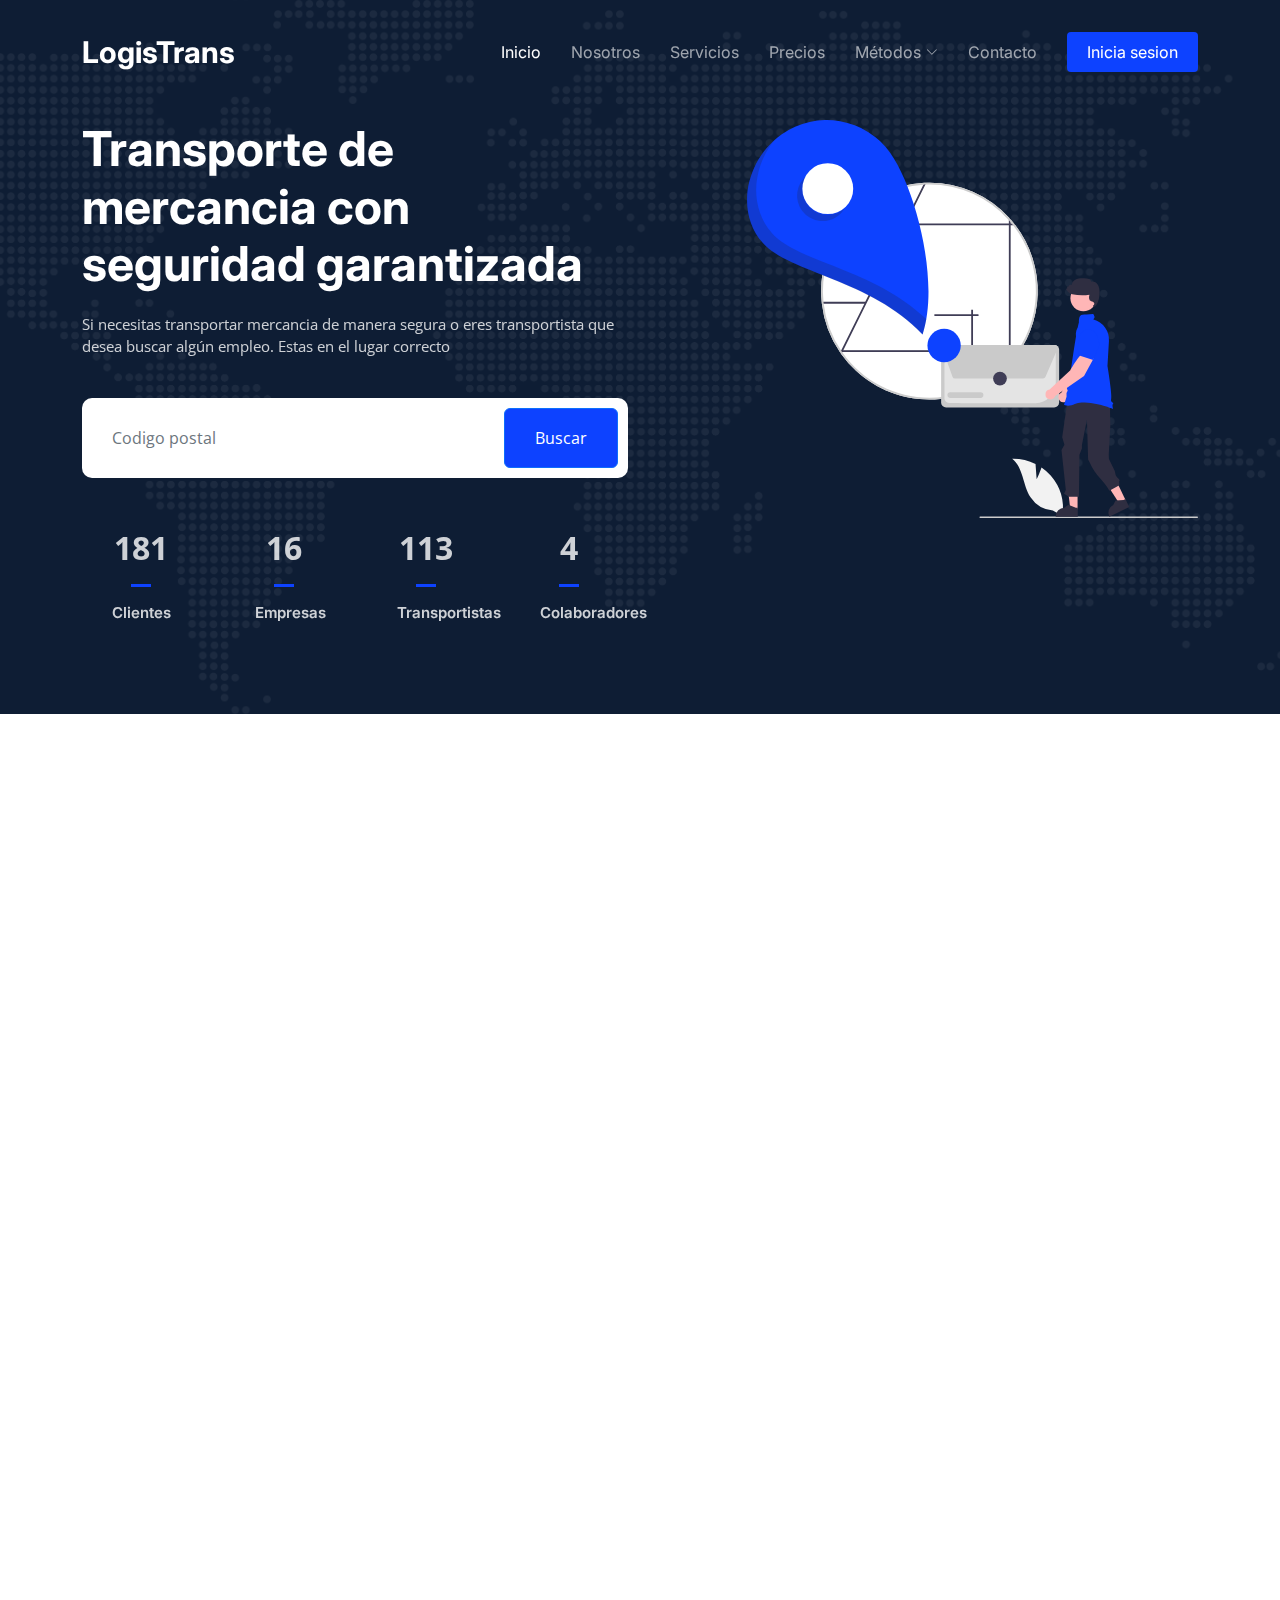
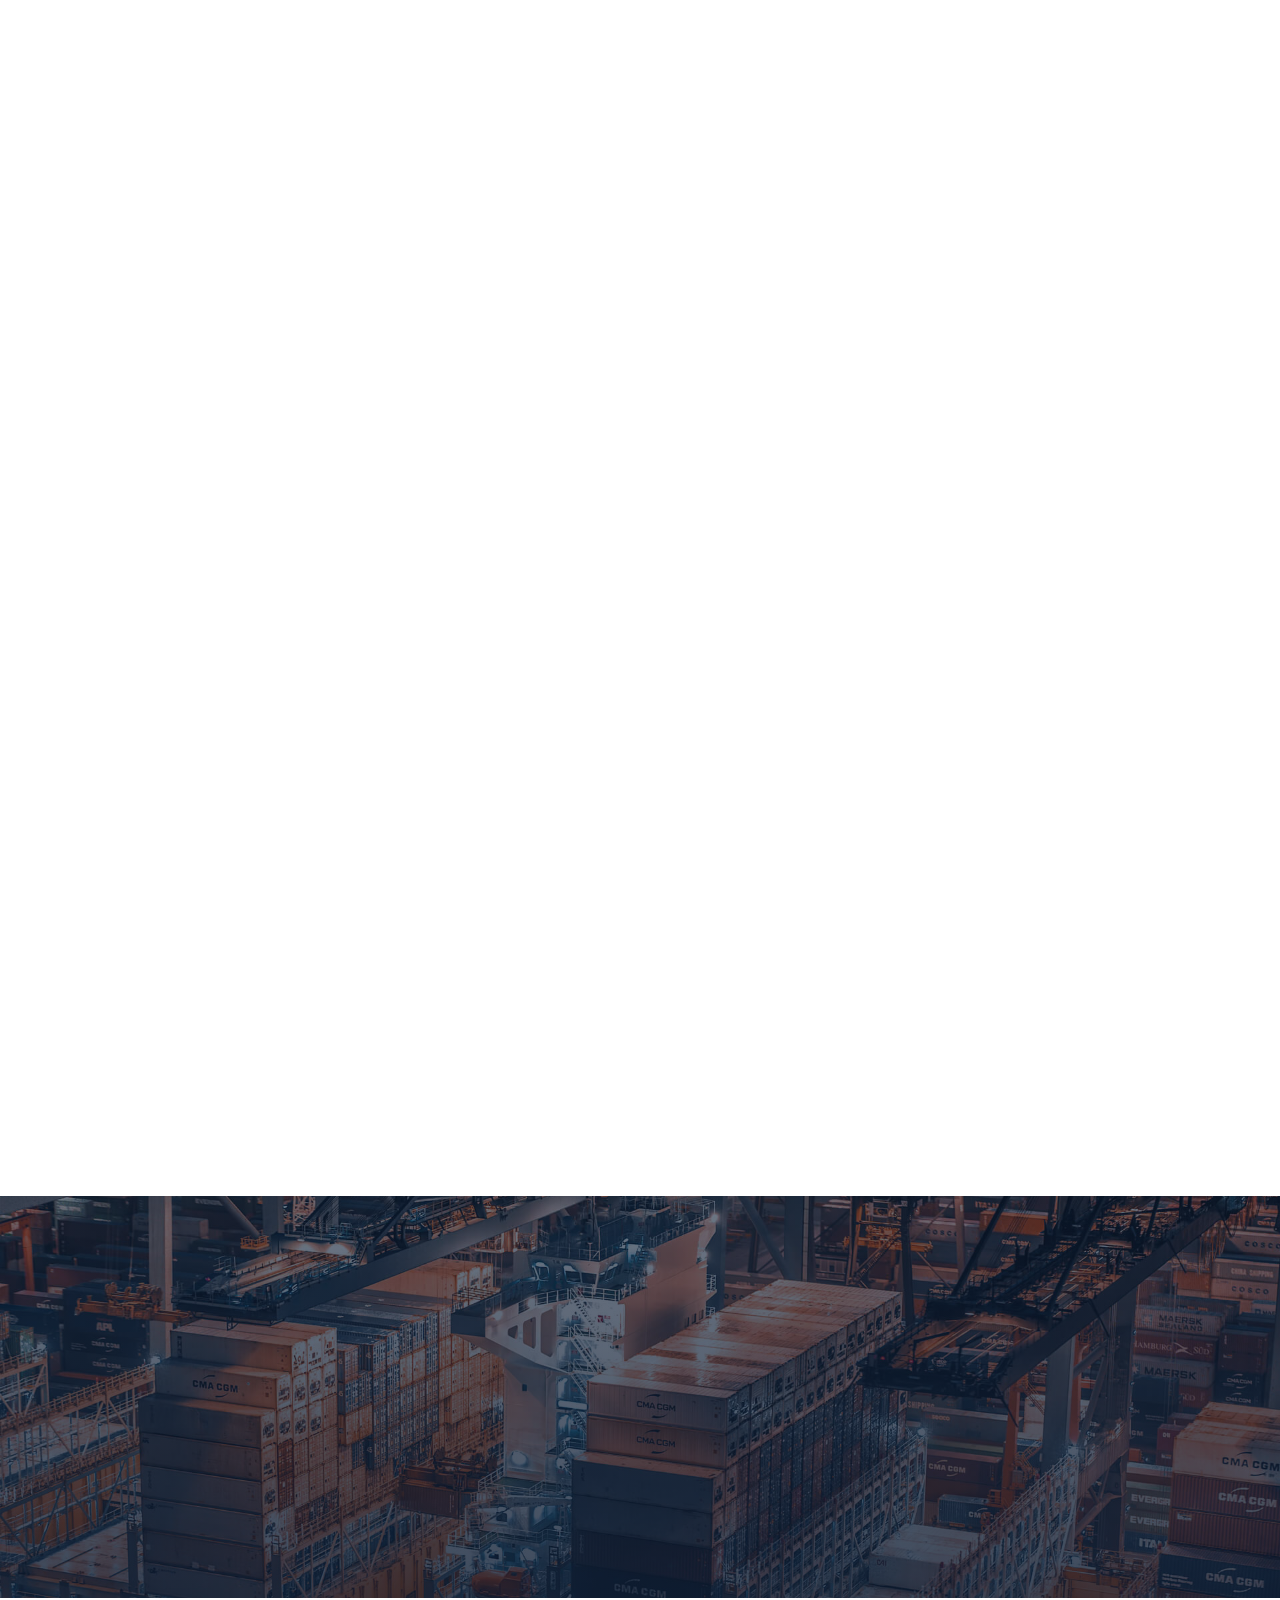
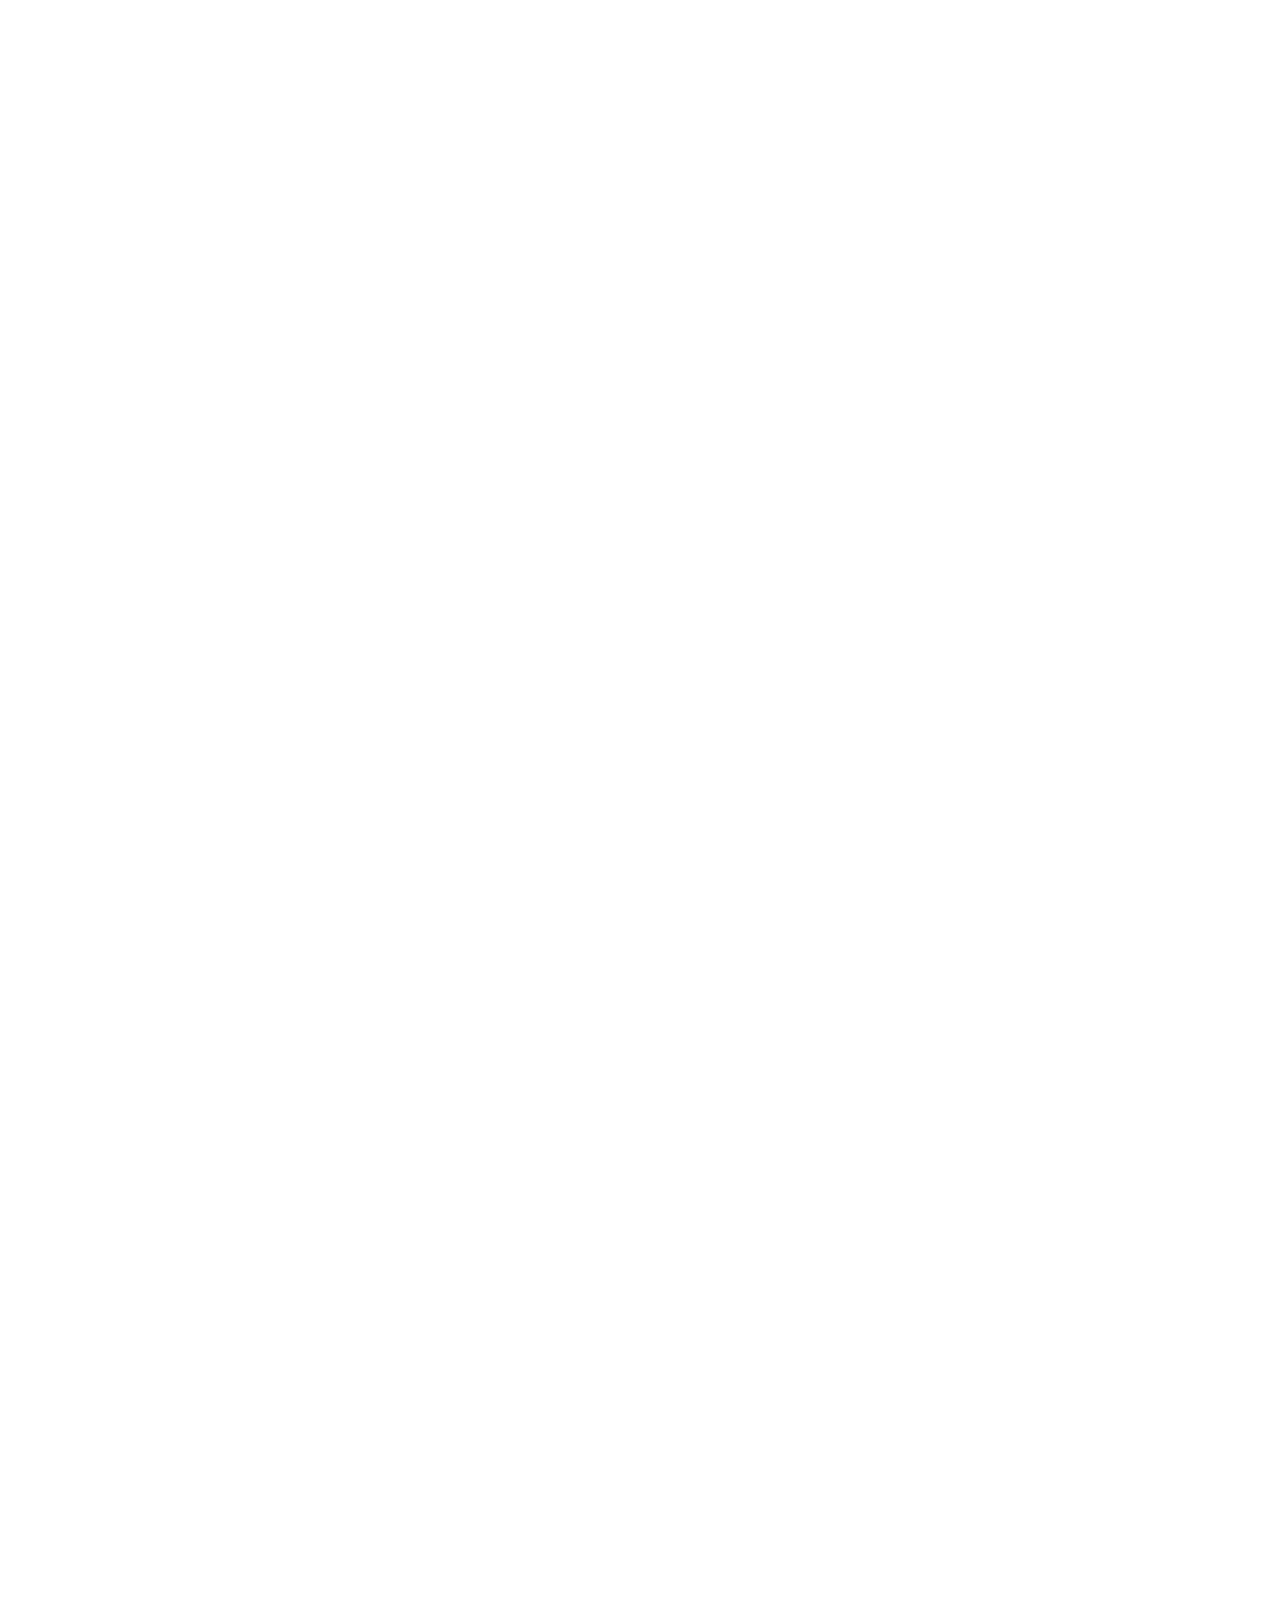
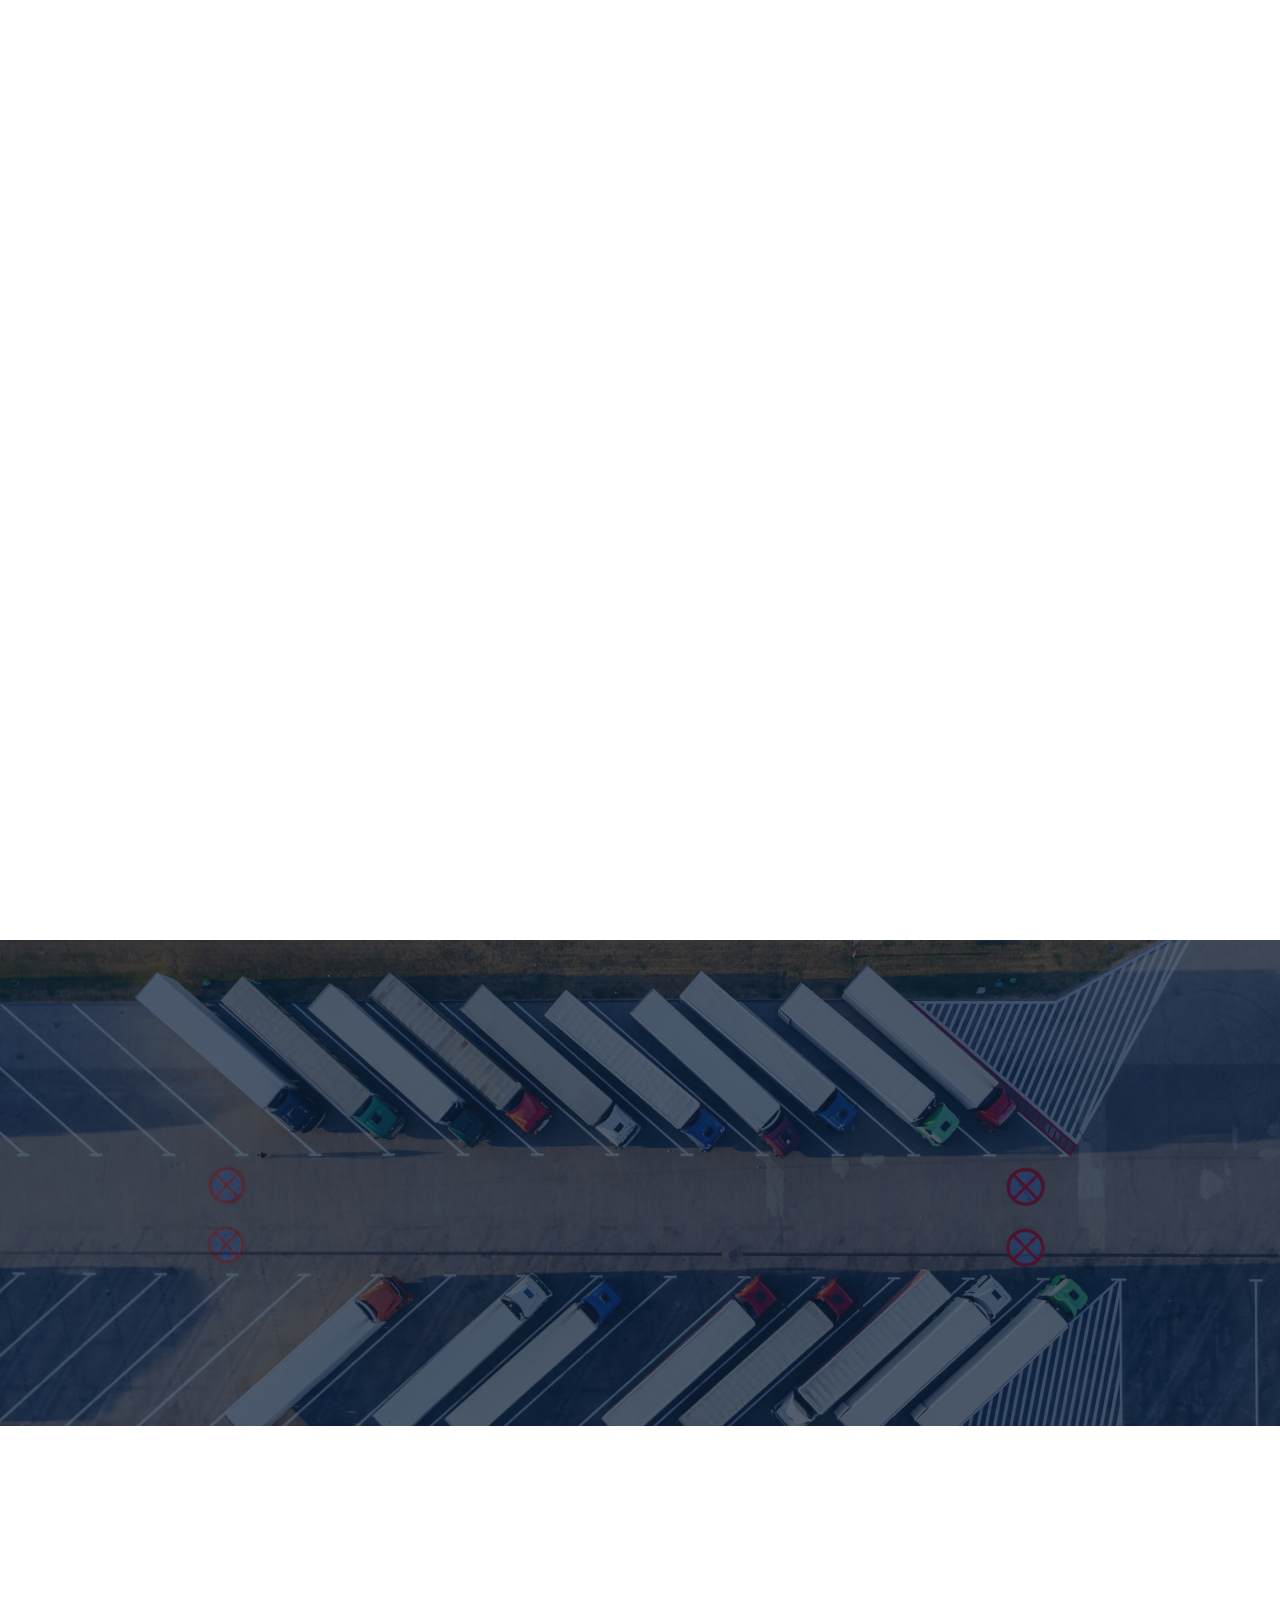
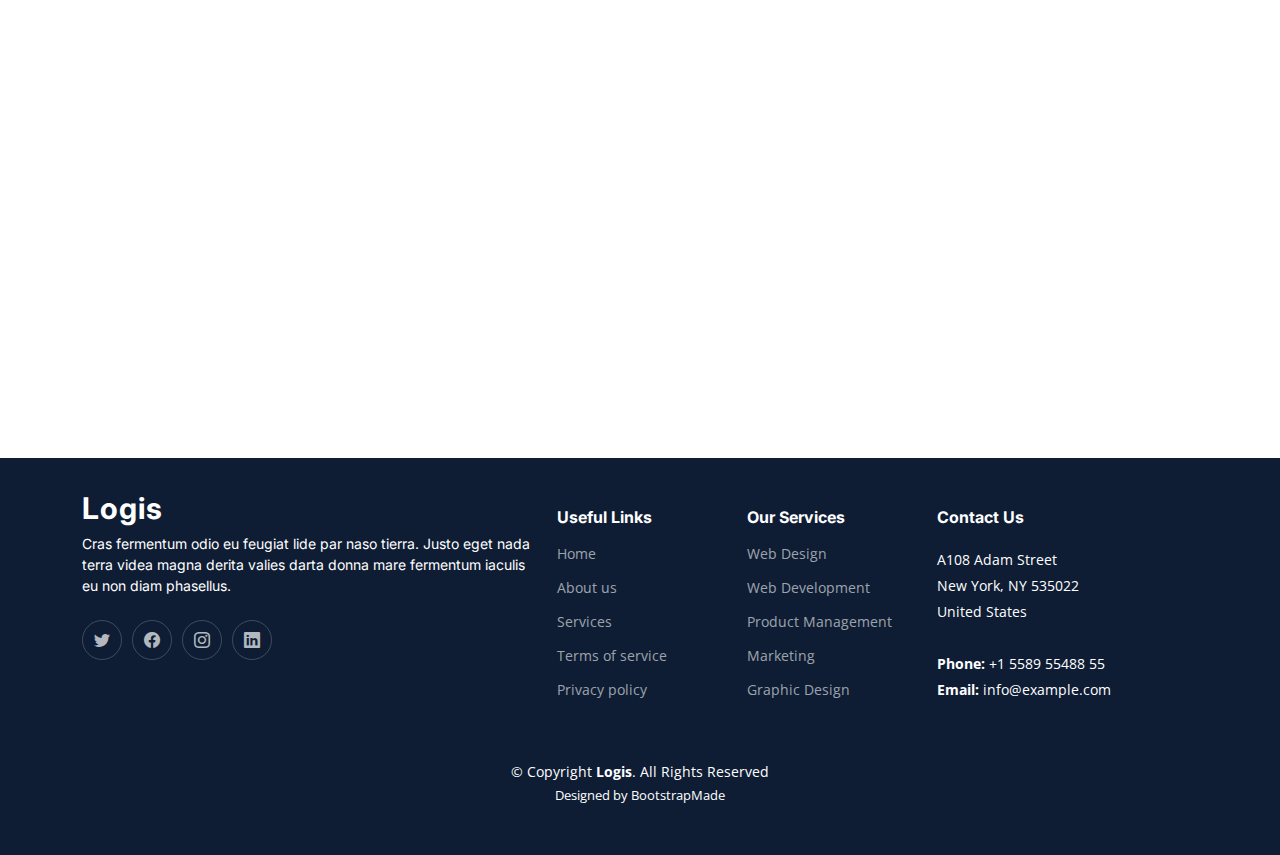
<file: index.html>
<!DOCTYPE html>
<html lang="es">

<head>
  <meta charset="utf-8">
  <meta content="width=device-width, initial-scale=1.0" name="viewport">

  <title>LogisTrans un transporte seguro</title>
  <meta content="" name="description">
  <meta content="" name="keywords">

  <!-- Favicons -->
  <link href="assets/img/favicon.png" rel="icon">
  <link href="assets/img/apple-touch-icon.png" rel="apple-touch-icon">

  <!-- Google Fonts -->
  <link rel="preconnect" href="https://fonts.googleapis.com">
  <link rel="preconnect" href="https://fonts.gstatic.com" crossorigin>
  <link href="https://fonts.googleapis.com/css2?family=Open+Sans:ital,wght@0,300;0,400;0,500;0,600;0,700;1,300;1,400;1,600;1,700&family=Poppins:ital,wght@0,300;0,400;0,500;0,600;0,700;1,300;1,400;1,500;1,600;1,700&family=Inter:ital,wght@0,300;0,400;0,500;0,600;0,700;1,300;1,400;1,500;1,600;1,700&display=swap" rel="stylesheet">

  <!-- Vendor CSS Files -->
  <link href="assets/vendor/bootstrap/css/bootstrap.min.css" rel="stylesheet">
  <link href="assets/vendor/bootstrap-icons/bootstrap-icons.css" rel="stylesheet">
  <link href="assets/vendor/fontawesome-free/css/all.min.css" rel="stylesheet">
  <link href="assets/vendor/glightbox/css/glightbox.min.css" rel="stylesheet">
  <link href="assets/vendor/swiper/swiper-bundle.min.css" rel="stylesheet">
  <link href="assets/vendor/aos/aos.css" rel="stylesheet">

  <!-- Template Main CSS File -->
  <link href="assets/css/main.css" rel="stylesheet">

  <!-- =======================================================
  * Template Name: Logis - v1.1.0
  * Template URL: https://bootstrapmade.com/logis-bootstrap-logistics-website-template/
  * Author: BootstrapMade.com
  * License: https://bootstrapmade.com/license/
  ======================================================== -->
</head>

<body>

  <!-- ======= Header ======= -->
  <header id="header" class="header d-flex align-items-center fixed-top">
    <div class="container-fluid container-xl d-flex align-items-center justify-content-between">

      <a href="index.html" class="logo d-flex align-items-center">
        <!-- Uncomment the line below if you also wish to use an image logo -->
        <!-- <img src="assets/img/logo.png" alt=""> -->
        <h1>LogisTrans</h1>
      </a>

      <i class="mobile-nav-toggle mobile-nav-show bi bi-list"></i>
      <i class="mobile-nav-toggle mobile-nav-hide d-none bi bi-x"></i>
      <nav id="navbar" class="navbar">
        <ul>
          <li><a href="index.html" class="active">Inicio</a></li>
          <li><a href="about.html">Nosotros</a></li>
          <li><a href="services.html">Servicios</a></li>
          <li><a href="pricing.html">Precios</a></li>
          <li class="dropdown"><a href="#"><span>Métodos</span> <i class="bi bi-chevron-down dropdown-indicator"></i></a>
            <ul>
              <li><a href="#">Drop Down 1</a></li>
              <!--              <li class="dropdown"><a href="#"><span>Deep Drop Down</span> <i class="bi bi-chevron-down dropdown-indicator"></i></a> 
                <ul>
                  <li><a href="#">Deep Drop Down 1</a></li>
                  <li><a href="#">Deep Drop Down 2</a></li>
                  <li><a href="#">Deep Drop Down 3</a></li>
                  <li><a href="#">Deep Drop Down 4</a></li>
                  <li><a href="#">Deep Drop Down 5</a></li>
                </ul> -->
              </li>
              <li><a href="#">Solicitar Transportista</a></li>
              <li><a href="#">Solicitar Mercancia</a></li>
              
            </ul>
          </li>
          <li><a href="contact.html">Contacto</a></li>
          <li><a class="get-a-quote" href="get-a-quote.html">Inicia sesion</a></li>
        </ul>
      </nav><!-- .navbar -->

    </div>
  </header><!-- End Header -->
  <!-- End Header -->

  <!-- ======= Hero Section ======= -->
  <section id="hero" class="hero d-flex align-items-center">
    <div class="container">
      <div class="row gy-4 d-flex justify-content-between">
        <div class="col-lg-6 order-2 order-lg-1 d-flex flex-column justify-content-center">
          <h2 data-aos="fade-up">Transporte de mercancia con seguridad garantizada</h2>
          <p data-aos="fade-up" data-aos-delay="100">Si necesitas transportar mercancia de manera segura o eres transportista que desea buscar algún empleo. Estas en el lugar correcto</p>

          <form action="#" class="form-search d-flex align-items-stretch mb-3" data-aos="fade-up" data-aos-delay="200">
            <input type="text" class="form-control" placeholder="Codigo postal">
            <button type="submit" class="btn btn-primary">Buscar</button>
          </form>

          <div class="row gy-4" data-aos="fade-up" data-aos-delay="400">

            <div class="col-lg-3 col-6">
              <div class="stats-item text-center w-100 h-100">
                <span data-purecounter-start="0" data-purecounter-end="232" data-purecounter-duration="1" class="purecounter"></span>
                <p>Clientes</p>
              </div>
            </div><!-- End Stats Item -->

            <div class="col-lg-3 col-6">
              <div class="stats-item text-center w-100 h-100">
                <span data-purecounter-start="0" data-purecounter-end="21" data-purecounter-duration="1" class="purecounter"></span>
                <p>Empresas</p>
              </div>
            </div><!-- End Stats Item -->

            <div class="col-lg-3 col-6">
              <div class="stats-item text-center w-100 h-100">
                <span data-purecounter-start="0" data-purecounter-end="145" data-purecounter-duration="1" class="purecounter"></span>
                <p>Transportistas</p>
              </div>
            </div><!-- End Stats Item -->

            <div class="col-lg-3 col-6">
              <div class="stats-item text-center w-100 h-100">
                <span data-purecounter-start="0" data-purecounter-end="5" data-purecounter-duration="1" class="purecounter"></span>
                <p>Colaboradores</p>
              </div>
            </div><!-- End Stats Item -->

          </div>
        </div>

        <div class="col-lg-5 order-1 order-lg-2 hero-img" data-aos="zoom-out">
          <img src="assets/img/hero-img.svg" class="img-fluid mb-3 mb-lg-0" alt="">
        </div>

      </div>
    </div>
  </section><!-- End Hero Section -->

  <main id="main">

    <!-- ======= Featured Services Section ======= -->
    <section id="featured-services" class="featured-services">
      <div class="container">

        <div class="row gy-4">

          <div class="col-lg-4 col-md-6 service-item d-flex" data-aos="fade-up">
            <div class="icon flex-shrink-0"><i class="fa-solid fa-cart-flatbed"></i></div>
            <div>
              <h4 class="title">Transporte</h4>
              <p class="description">Transportar mercancia en toda la republica mexicana de manera segura nunca fue tan facil.</p>
              <a href="service-details.html" class="readmore stretched-link"><span>Leer más</span><i class="bi bi-arrow-right"></i></a>
            </div>
          </div>
          <!-- End Service Item -->

          <div class="col-lg-4 col-md-6 service-item d-flex" data-aos="fade-up" data-aos-delay="100">
            <div class="icon flex-shrink-0"><i class="fa-solid fa-truck"></i></div>
            <div>
              <h4 class="title">¿Eres transportista?</h4>
              <p class="description">Puedes buscar un empleo temporal para llevar mercancia a algún lugar dentro de méxico</p>
              <a href="service-details.html" class="readmore stretched-link"><span>Leer más</span><i class="bi bi-arrow-right"></i></a>
            </div>
          </div><!-- End Service Item -->

          <div class="col-lg-4 col-md-6 service-item d-flex" data-aos="fade-up" data-aos-delay="200">
            <div class="icon flex-shrink-0"><i class="fa-solid fa-truck-ramp-box"></i></div>
            <div>
              <h4 class="title">Empresas</h4>
              <p class="description">Las empresas asociadas pueden publicar empleos para transportar mercancia de manera confiable y cotidianamente.</p>
              <a href="service-details.html" class="readmore stretched-link"><span>Leer más</span><i class="bi bi-arrow-right"></i></a>
            </div>
          </div><!-- End Service Item -->

        </div>

      </div>
    </section><!-- End Featured Services Section -->

    <!-- ======= About Us Section ======= -->
    <section id="about" class="about pt-0">
      <div class="container" data-aos="fade-up">

        <div class="row gy-4">
          <div class="col-lg-6 position-relative align-self-start order-lg-last order-first">
            <img src="assets/img/about.jpg" class="img-fluid" alt="">
            <a href="https://www.youtube.com/watch?v=LXb3EKWsInQ" class="glightbox play-btn"></a>
          </div>
          <div class="col-lg-6 content order-last  order-lg-first">
            <h3>Nosotros</h3>
            <p>
              Somos una empresa que tiene como objetivo principal transportar mercancia de manera segura, rapida y confiable a todo el territorio mexicano, contando con un sistema de busqueda de empleo que les permita a los transportistas que cuentan con una unidad de transporte encontrar un empleo desde la comodidad de su hogar.
            </p>
            <ul>
              <li data-aos="fade-up" data-aos-delay="100">
                <i class="bi bi-diagram-3"></i>
                <div>
                  <h5>Logistica</h5>
                  <p>Contamos con un avanzado sistema de publicacion y busqueda de empleos para llegar a más usuarios y/o clientes</p>
                </div>
              </li>
              <li data-aos="fade-up" data-aos-delay="200">
                <i class="bi bi-fullscreen-exit"></i>
                <div>
                  <h5>Seguridad</h5>
                  <p>Nuestro sistema de rastreo permite a la empresa observar con exactitud el estado de su mercancia</p>
                </div>
              </li>
              <li data-aos="fade-up" data-aos-delay="300">
                <i class="bi bi-broadcast"></i>
                <div>
                  <h5>rastreo en tiempo real</h5>
                  <p>Nuestro sistema de rastreo en tiempo real permite monitorear el cargamento, adicionalmente pueden incluir camaras de vigilancia.</p>
                </div>
              </li>
            </ul>
          </div>
        </div>

      </div>
    </section><!-- End About Us Section -->

    <!-- ======= Services Section ======= -->
    <section id="service" class="services pt-0">
      <div class="container" data-aos="fade-up">

        <div class="section-header">
          <span>Nuestros servicios</span>
          <h2>Nuestros servicios</h2>

        </div>

        <div class="row gy-4">

          <div class="col-lg-4 col-md-6" data-aos="fade-up" data-aos-delay="100">
            <div class="card">
              <div class="card-img">
                <img src="assets/img/storage-service.jpg" alt="" class="img-fluid">
              </div>
              <h3><a href="service-details.html" class="stretched-link">Storage</a></h3>
              <p>Cumque eos in qui numquam. Aut aspernatur perferendis sed atque quia voluptas quisquam repellendus temporibus itaqueofficiis odit</p>
            </div>
          </div><!-- End Card Item -->

          <div class="col-lg-4 col-md-6" data-aos="fade-up" data-aos-delay="200">
            <div class="card">
              <div class="card-img">
                <img src="assets/img/logistics-service.jpg" alt="" class="img-fluid">
              </div>
              <h3><a href="service-details.html" class="stretched-link">Logistics</a></h3>
              <p>Asperiores provident dolor accusamus pariatur dolore nam id audantium ut et iure incidunt molestiae dolor ipsam ducimus occaecati nisi</p>
            </div>
          </div><!-- End Card Item -->

          <div class="col-lg-4 col-md-6" data-aos="fade-up" data-aos-delay="300">
            <div class="card">
              <div class="card-img">
                <img src="assets/img/cargo-service.jpg" alt="" class="img-fluid">
              </div>
              <h3><a href="service-details.html" class="stretched-link">Cargo</a></h3>
              <p>Dicta quam similique quia architecto eos nisi aut ratione aut ipsum reiciendis sit doloremque oluptatem aut et molestiae ut et nihil</p>
            </div>
          </div><!-- End Card Item -->

          <div class="col-lg-4 col-md-6" data-aos="fade-up" data-aos-delay="400">
            <div class="card">
              <div class="card-img">
                <img src="assets/img/trucking-service.jpg" alt="" class="img-fluid">
              </div>
              <h3><a href="service-details.html" class="stretched-link">Trucking</a></h3>
              <p>Dicta quam similique quia architecto eos nisi aut ratione aut ipsum reiciendis sit doloremque oluptatem aut et molestiae ut et nihil</p>
            </div>
          </div><!-- End Card Item -->

          <div class="col-lg-4 col-md-6" data-aos="fade-up" data-aos-delay="500">
            <div class="card">
              <div class="card-img">
                <img src="assets/img/packaging-service.jpg" alt="" class="img-fluid">
              </div>
              <h3><a href="service-details.html" class="stretched-link">Packaging</a></h3>
              <p>Illo consequuntur quisquam delectus praesentium modi dignissimos facere vel cum onsequuntur maiores beatae consequatur magni voluptates</p>
            </div>
          </div><!-- End Card Item -->

          <div class="col-lg-4 col-md-6" data-aos="fade-up" data-aos-delay="600">
            <div class="card">
              <div class="card-img">
                <img src="assets/img/warehousing-service.jpg" alt="" class="img-fluid">
              </div>
              <h3><a href="service-details.html" class="stretched-link">Warehousing</a></h3>
              <p>Quas assumenda non occaecati molestiae. In aut earum sed natus eatae in vero. Ab modi quisquam aut nostrum unde et qui est non quo nulla</p>
            </div>
          </div><!-- End Card Item -->

        </div>

      </div>
    </section><!-- End Services Section -->

    <!-- ======= Call To Action Section ======= -->
    <section id="call-to-action" class="call-to-action">
      <div class="container" data-aos="zoom-out">

        <div class="row justify-content-center">
          <div class="col-lg-8 text-center">
            <h3>Call To Action</h3>
            <p> Duis aute irure dolor in reprehenderit in voluptate velit esse cillum dolore eu fugiat nulla pariatur. Excepteur sint occaecat cupidatat non proident, sunt in culpa qui officia deserunt mollit anim id est laborum.</p>
            <a class="cta-btn" href="#">Call To Action</a>
            </dic>
          </div>

        </div>
    </section><!-- End Call To Action Section -->

    <!-- ======= Features Section ======= -->
    <section id="features" class="features">
      <div class="container">

        <div class="row gy-4 align-items-center features-item" data-aos="fade-up">

          <div class="col-md-5">
            <img src="assets/img/features-1.jpg" class="img-fluid" alt="">
          </div>
          <div class="col-md-7">
            <h3>Voluptatem dignissimos provident quasi corporis voluptates sit assumenda.</h3>
            <p class="fst-italic">
              Lorem ipsum dolor sit amet, consectetur adipiscing elit, sed do eiusmod tempor incididunt ut labore et dolore
              magna aliqua.
            </p>
            <ul>
              <li><i class="bi bi-check"></i> Ullamco laboris nisi ut aliquip ex ea commodo consequat.</li>
              <li><i class="bi bi-check"></i> Duis aute irure dolor in reprehenderit in voluptate velit.</li>
              <li><i class="bi bi-check"></i> Ullam est qui quos consequatur eos accusamus.</li>
            </ul>
          </div>
        </div><!-- Features Item -->

        <div class="row gy-4 align-items-center features-item" data-aos="fade-up">
          <div class="col-md-5 order-1 order-md-2">
            <img src="assets/img/features-2.jpg" class="img-fluid" alt="">
          </div>
          <div class="col-md-7 order-2 order-md-1">
            <h3>Corporis temporibus maiores provident</h3>
            <p class="fst-italic">
              Lorem ipsum dolor sit amet, consectetur adipiscing elit, sed do eiusmod tempor incididunt ut labore et dolore
              magna aliqua.
            </p>
            <p>
              Ullamco laboris nisi ut aliquip ex ea commodo consequat. Duis aute irure dolor in reprehenderit in voluptate
              velit esse cillum dolore eu fugiat nulla pariatur. Excepteur sint occaecat cupidatat non proident, sunt in
              culpa qui officia deserunt mollit anim id est laborum
            </p>
          </div>
        </div><!-- Features Item -->

        <div class="row gy-4 align-items-center features-item" data-aos="fade-up">
          <div class="col-md-5">
            <img src="assets/img/features-3.jpg" class="img-fluid" alt="">
          </div>
          <div class="col-md-7">
            <h3>Sunt consequatur ad ut est nulla consectetur reiciendis animi voluptas</h3>
            <p>Cupiditate placeat cupiditate placeat est ipsam culpa. Delectus quia minima quod. Sunt saepe odit aut quia voluptatem hic voluptas dolor doloremque.</p>
            <ul>
              <li><i class="bi bi-check"></i> Ullamco laboris nisi ut aliquip ex ea commodo consequat.</li>
              <li><i class="bi bi-check"></i> Duis aute irure dolor in reprehenderit in voluptate velit.</li>
              <li><i class="bi bi-check"></i> Facilis ut et voluptatem aperiam. Autem soluta ad fugiat.</li>
            </ul>
          </div>
        </div><!-- Features Item -->

        <div class="row gy-4 align-items-center features-item" data-aos="fade-up">
          <div class="col-md-5 order-1 order-md-2">
            <img src="assets/img/features-4.jpg" class="img-fluid" alt="">
          </div>
          <div class="col-md-7 order-2 order-md-1">
            <h3>Quas et necessitatibus eaque impedit ipsum animi consequatur incidunt in</h3>
            <p class="fst-italic">
              Lorem ipsum dolor sit amet, consectetur adipiscing elit, sed do eiusmod tempor incididunt ut labore et dolore
              magna aliqua.
            </p>
            <p>
              Ullamco laboris nisi ut aliquip ex ea commodo consequat. Duis aute irure dolor in reprehenderit in voluptate
              velit esse cillum dolore eu fugiat nulla pariatur. Excepteur sint occaecat cupidatat non proident, sunt in
              culpa qui officia deserunt mollit anim id est laborum
            </p>
          </div>
        </div><!-- Features Item -->

      </div>
    </section><!-- End Features Section -->

    <!-- ======= Pricing Section ======= -->
    <section id="pricing" class="pricing pt-0">
      <div class="container" data-aos="fade-up">

        <div class="section-header">
          <span>Pricing</span>
          <h2>Pricing</h2>

        </div>

        <div class="row gy-4">

          <div class="col-lg-4" data-aos="fade-up" data-aos-delay="100">
            <div class="pricing-item">
              <h3>Free Plan</h3>
              <h4><sup>$</sup>0<span> / month</span></h4>
              <ul>
                <li><i class="bi bi-check"></i> Quam adipiscing vitae proin</li>
                <li><i class="bi bi-check"></i> Nec feugiat nisl pretium</li>
                <li><i class="bi bi-check"></i> Nulla at volutpat diam uteera</li>
                <li class="na"><i class="bi bi-x"></i> <span>Pharetra massa massa ultricies</span></li>
                <li class="na"><i class="bi bi-x"></i> <span>Massa ultricies mi quis hendrerit</span></li>
              </ul>
              <a href="#" class="buy-btn">Buy Now</a>
            </div>
          </div><!-- End Pricing Item -->

          <div class="col-lg-4" data-aos="fade-up" data-aos-delay="200">
            <div class="pricing-item featured">
              <h3>Business Plan</h3>
              <h4><sup>$</sup>29<span> / month</span></h4>
              <ul>
                <li><i class="bi bi-check"></i> Quam adipiscing vitae proin</li>
                <li><i class="bi bi-check"></i> Nec feugiat nisl pretium</li>
                <li><i class="bi bi-check"></i> Nulla at volutpat diam uteera</li>
                <li><i class="bi bi-check"></i> Pharetra massa massa ultricies</li>
                <li><i class="bi bi-check"></i> Massa ultricies mi quis hendrerit</li>
              </ul>
              <a href="#" class="buy-btn">Buy Now</a>
            </div>
          </div><!-- End Pricing Item -->

          <div class="col-lg-4" data-aos="fade-up" data-aos-delay="300">
            <div class="pricing-item">
              <h3>Developer Plan</h3>
              <h4><sup>$</sup>49<span> / month</span></h4>
              <ul>
                <li><i class="bi bi-check"></i> Quam adipiscing vitae proin</li>
                <li><i class="bi bi-check"></i> Nec feugiat nisl pretium</li>
                <li><i class="bi bi-check"></i> Nulla at volutpat diam uteera</li>
                <li><i class="bi bi-check"></i> Pharetra massa massa ultricies</li>
                <li><i class="bi bi-check"></i> Massa ultricies mi quis hendrerit</li>
              </ul>
              <a href="#" class="buy-btn">Buy Now</a>
            </div>
          </div><!-- End Pricing Item -->

        </div>

      </div>
    </section><!-- End Pricing Section -->

    <!-- ======= Testimonials Section ======= -->
    <section id="testimonials" class="testimonials">
      <div class="container">

        <div class="slides-1 swiper" data-aos="fade-up">
          <div class="swiper-wrapper">

            <div class="swiper-slide">
              <div class="testimonial-item">
                <img src="assets/img/testimonials/testimonials-1.jpg" class="testimonial-img" alt="">
                <h3>Saul Goodman</h3>
                <h4>Ceo &amp; Founder</h4>
                <div class="stars">
                  <i class="bi bi-star-fill"></i><i class="bi bi-star-fill"></i><i class="bi bi-star-fill"></i><i class="bi bi-star-fill"></i><i class="bi bi-star-fill"></i>
                </div>
                <p>
                  <i class="bi bi-quote quote-icon-left"></i>
                  Proin iaculis purus consequat sem cure digni ssim donec porttitora entum suscipit rhoncus. Accusantium quam, ultricies eget id, aliquam eget nibh et. Maecen aliquam, risus at semper.
                  <i class="bi bi-quote quote-icon-right"></i>
                </p>
              </div>
            </div><!-- End testimonial item -->

            <div class="swiper-slide">
              <div class="testimonial-item">
                <img src="assets/img/testimonials/testimonials-2.jpg" class="testimonial-img" alt="">
                <h3>Sara Wilsson</h3>
                <h4>Designer</h4>
                <div class="stars">
                  <i class="bi bi-star-fill"></i><i class="bi bi-star-fill"></i><i class="bi bi-star-fill"></i><i class="bi bi-star-fill"></i><i class="bi bi-star-fill"></i>
                </div>
                <p>
                  <i class="bi bi-quote quote-icon-left"></i>
                  Export tempor illum tamen malis malis eram quae irure esse labore quem cillum quid cillum eram malis quorum velit fore eram velit sunt aliqua noster fugiat irure amet legam anim culpa.
                  <i class="bi bi-quote quote-icon-right"></i>
                </p>
              </div>
            </div><!-- End testimonial item -->

            <div class="swiper-slide">
              <div class="testimonial-item">
                <img src="assets/img/testimonials/testimonials-3.jpg" class="testimonial-img" alt="">
                <h3>Jena Karlis</h3>
                <h4>Store Owner</h4>
                <div class="stars">
                  <i class="bi bi-star-fill"></i><i class="bi bi-star-fill"></i><i class="bi bi-star-fill"></i><i class="bi bi-star-fill"></i><i class="bi bi-star-fill"></i>
                </div>
                <p>
                  <i class="bi bi-quote quote-icon-left"></i>
                  Enim nisi quem export duis labore cillum quae magna enim sint quorum nulla quem veniam duis minim tempor labore quem eram duis noster aute amet eram fore quis sint minim.
                  <i class="bi bi-quote quote-icon-right"></i>
                </p>
              </div>
            </div><!-- End testimonial item -->

            <div class="swiper-slide">
              <div class="testimonial-item">
                <img src="assets/img/testimonials/testimonials-4.jpg" class="testimonial-img" alt="">
                <h3>Matt Brandon</h3>
                <h4>Freelancer</h4>
                <div class="stars">
                  <i class="bi bi-star-fill"></i><i class="bi bi-star-fill"></i><i class="bi bi-star-fill"></i><i class="bi bi-star-fill"></i><i class="bi bi-star-fill"></i>
                </div>
                <p>
                  <i class="bi bi-quote quote-icon-left"></i>
                  Fugiat enim eram quae cillum dolore dolor amet nulla culpa multos export minim fugiat minim velit minim dolor enim duis veniam ipsum anim magna sunt elit fore quem dolore labore illum veniam.
                  <i class="bi bi-quote quote-icon-right"></i>
                </p>
              </div>
            </div><!-- End testimonial item -->

            <div class="swiper-slide">
              <div class="testimonial-item">
                <img src="assets/img/testimonials/testimonials-5.jpg" class="testimonial-img" alt="">
                <h3>John Larson</h3>
                <h4>Entrepreneur</h4>
                <div class="stars">
                  <i class="bi bi-star-fill"></i><i class="bi bi-star-fill"></i><i class="bi bi-star-fill"></i><i class="bi bi-star-fill"></i><i class="bi bi-star-fill"></i>
                </div>
                <p>
                  <i class="bi bi-quote quote-icon-left"></i>
                  Quis quorum aliqua sint quem legam fore sunt eram irure aliqua veniam tempor noster veniam enim culpa labore duis sunt culpa nulla illum cillum fugiat legam esse veniam culpa fore nisi cillum quid.
                  <i class="bi bi-quote quote-icon-right"></i>
                </p>
              </div>
            </div><!-- End testimonial item -->

          </div>
          <div class="swiper-pagination"></div>
        </div>

      </div>
    </section><!-- End Testimonials Section -->

    <!-- ======= Frequently Asked Questions Section ======= -->
    <section id="faq" class="faq">
      <div class="container" data-aos="fade-up">

        <div class="section-header">
          <span>Frequently Asked Questions</span>
          <h2>Frequently Asked Questions</h2>

        </div>

        <div class="row justify-content-center" data-aos="fade-up" data-aos-delay="200">
          <div class="col-lg-10">

            <div class="accordion accordion-flush" id="faqlist">

              <div class="accordion-item">
                <h3 class="accordion-header">
                  <button class="accordion-button collapsed" type="button" data-bs-toggle="collapse" data-bs-target="#faq-content-1">
                    <i class="bi bi-question-circle question-icon"></i>
                    Non consectetur a erat nam at lectus urna duis?
                  </button>
                </h3>
                <div id="faq-content-1" class="accordion-collapse collapse" data-bs-parent="#faqlist">
                  <div class="accordion-body">
                    Feugiat pretium nibh ipsum consequat. Tempus iaculis urna id volutpat lacus laoreet non curabitur gravida. Venenatis lectus magna fringilla urna porttitor rhoncus dolor purus non.
                  </div>
                </div>
              </div><!-- # Faq item-->

              <div class="accordion-item">
                <h3 class="accordion-header">
                  <button class="accordion-button collapsed" type="button" data-bs-toggle="collapse" data-bs-target="#faq-content-2">
                    <i class="bi bi-question-circle question-icon"></i>
                    Feugiat scelerisque varius morbi enim nunc faucibus a pellentesque?
                  </button>
                </h3>
                <div id="faq-content-2" class="accordion-collapse collapse" data-bs-parent="#faqlist">
                  <div class="accordion-body">
                    Dolor sit amet consectetur adipiscing elit pellentesque habitant morbi. Id interdum velit laoreet id donec ultrices. Fringilla phasellus faucibus scelerisque eleifend donec pretium. Est pellentesque elit ullamcorper dignissim. Mauris ultrices eros in cursus turpis massa tincidunt dui.
                  </div>
                </div>
              </div><!-- # Faq item-->

              <div class="accordion-item">
                <h3 class="accordion-header">
                  <button class="accordion-button collapsed" type="button" data-bs-toggle="collapse" data-bs-target="#faq-content-3">
                    <i class="bi bi-question-circle question-icon"></i>
                    Dolor sit amet consectetur adipiscing elit pellentesque habitant morbi?
                  </button>
                </h3>
                <div id="faq-content-3" class="accordion-collapse collapse" data-bs-parent="#faqlist">
                  <div class="accordion-body">
                    Eleifend mi in nulla posuere sollicitudin aliquam ultrices sagittis orci. Faucibus pulvinar elementum integer enim. Sem nulla pharetra diam sit amet nisl suscipit. Rutrum tellus pellentesque eu tincidunt. Lectus urna duis convallis convallis tellus. Urna molestie at elementum eu facilisis sed odio morbi quis
                  </div>
                </div>
              </div><!-- # Faq item-->

              <div class="accordion-item">
                <h3 class="accordion-header">
                  <button class="accordion-button collapsed" type="button" data-bs-toggle="collapse" data-bs-target="#faq-content-4">
                    <i class="bi bi-question-circle question-icon"></i>
                    Ac odio tempor orci dapibus. Aliquam eleifend mi in nulla?
                  </button>
                </h3>
                <div id="faq-content-4" class="accordion-collapse collapse" data-bs-parent="#faqlist">
                  <div class="accordion-body">
                    <i class="bi bi-question-circle question-icon"></i>
                    Dolor sit amet consectetur adipiscing elit pellentesque habitant morbi. Id interdum velit laoreet id donec ultrices. Fringilla phasellus faucibus scelerisque eleifend donec pretium. Est pellentesque elit ullamcorper dignissim. Mauris ultrices eros in cursus turpis massa tincidunt dui.
                  </div>
                </div>
              </div><!-- # Faq item-->

              <div class="accordion-item">
                <h3 class="accordion-header">
                  <button class="accordion-button collapsed" type="button" data-bs-toggle="collapse" data-bs-target="#faq-content-5">
                    <i class="bi bi-question-circle question-icon"></i>
                    Tempus quam pellentesque nec nam aliquam sem et tortor consequat?
                  </button>
                </h3>
                <div id="faq-content-5" class="accordion-collapse collapse" data-bs-parent="#faqlist">
                  <div class="accordion-body">
                    Molestie a iaculis at erat pellentesque adipiscing commodo. Dignissim suspendisse in est ante in. Nunc vel risus commodo viverra maecenas accumsan. Sit amet nisl suscipit adipiscing bibendum est. Purus gravida quis blandit turpis cursus in
                  </div>
                </div>
              </div><!-- # Faq item-->

            </div>

          </div>
        </div>

      </div>
    </section><!-- End Frequently Asked Questions Section -->

  </main><!-- End #main -->

  <!-- ======= Footer ======= -->
  <footer id="footer" class="footer">

    <div class="container">
      <div class="row gy-4">
        <div class="col-lg-5 col-md-12 footer-info">
          <a href="index.html" class="logo d-flex align-items-center">
            <span>Logis</span>
          </a>
          <p>Cras fermentum odio eu feugiat lide par naso tierra. Justo eget nada terra videa magna derita valies darta donna mare fermentum iaculis eu non diam phasellus.</p>
          <div class="social-links d-flex mt-4">
            <a href="#" class="twitter"><i class="bi bi-twitter"></i></a>
            <a href="#" class="facebook"><i class="bi bi-facebook"></i></a>
            <a href="#" class="instagram"><i class="bi bi-instagram"></i></a>
            <a href="#" class="linkedin"><i class="bi bi-linkedin"></i></a>
          </div>
        </div>

        <div class="col-lg-2 col-6 footer-links">
          <h4>Useful Links</h4>
          <ul>
            <li><a href="#">Home</a></li>
            <li><a href="#">About us</a></li>
            <li><a href="#">Services</a></li>
            <li><a href="#">Terms of service</a></li>
            <li><a href="#">Privacy policy</a></li>
          </ul>
        </div>

        <div class="col-lg-2 col-6 footer-links">
          <h4>Our Services</h4>
          <ul>
            <li><a href="#">Web Design</a></li>
            <li><a href="#">Web Development</a></li>
            <li><a href="#">Product Management</a></li>
            <li><a href="#">Marketing</a></li>
            <li><a href="#">Graphic Design</a></li>
          </ul>
        </div>

        <div class="col-lg-3 col-md-12 footer-contact text-center text-md-start">
          <h4>Contact Us</h4>
          <p>
            A108 Adam Street <br>
            New York, NY 535022<br>
            United States <br><br>
            <strong>Phone:</strong> +1 5589 55488 55<br>
            <strong>Email:</strong> info@example.com<br>
          </p>

        </div>

      </div>
    </div>

    <div class="container mt-4">
      <div class="copyright">
        &copy; Copyright <strong><span>Logis</span></strong>. All Rights Reserved
      </div>
      <div class="credits">
        <!-- All the links in the footer should remain intact. -->
        <!-- You can delete the links only if you purchased the pro version. -->
        <!-- Licensing information: https://bootstrapmade.com/license/ -->
        <!-- Purchase the pro version with working PHP/AJAX contact form: https://bootstrapmade.com/logis-bootstrap-logistics-website-template/ -->
        Designed by <a href="https://bootstrapmade.com/">BootstrapMade</a>
      </div>
    </div>

  </footer><!-- End Footer -->
  <!-- End Footer -->

  <a href="#" class="scroll-top d-flex align-items-center justify-content-center"><i class="bi bi-arrow-up-short"></i></a>

  <div id="preloader"></div>

  <!-- Vendor JS Files -->
  <script src="assets/vendor/bootstrap/js/bootstrap.bundle.min.js"></script>
  <script src="assets/vendor/purecounter/purecounter_vanilla.js"></script>
  <script src="assets/vendor/glightbox/js/glightbox.min.js"></script>
  <script src="assets/vendor/swiper/swiper-bundle.min.js"></script>
  <script src="assets/vendor/aos/aos.js"></script>
  <script src="assets/vendor/php-email-form/validate.js"></script>

  <!-- Template Main JS File -->
  <script src="assets/js/main.js"></script>

</body>

</html>
</file>
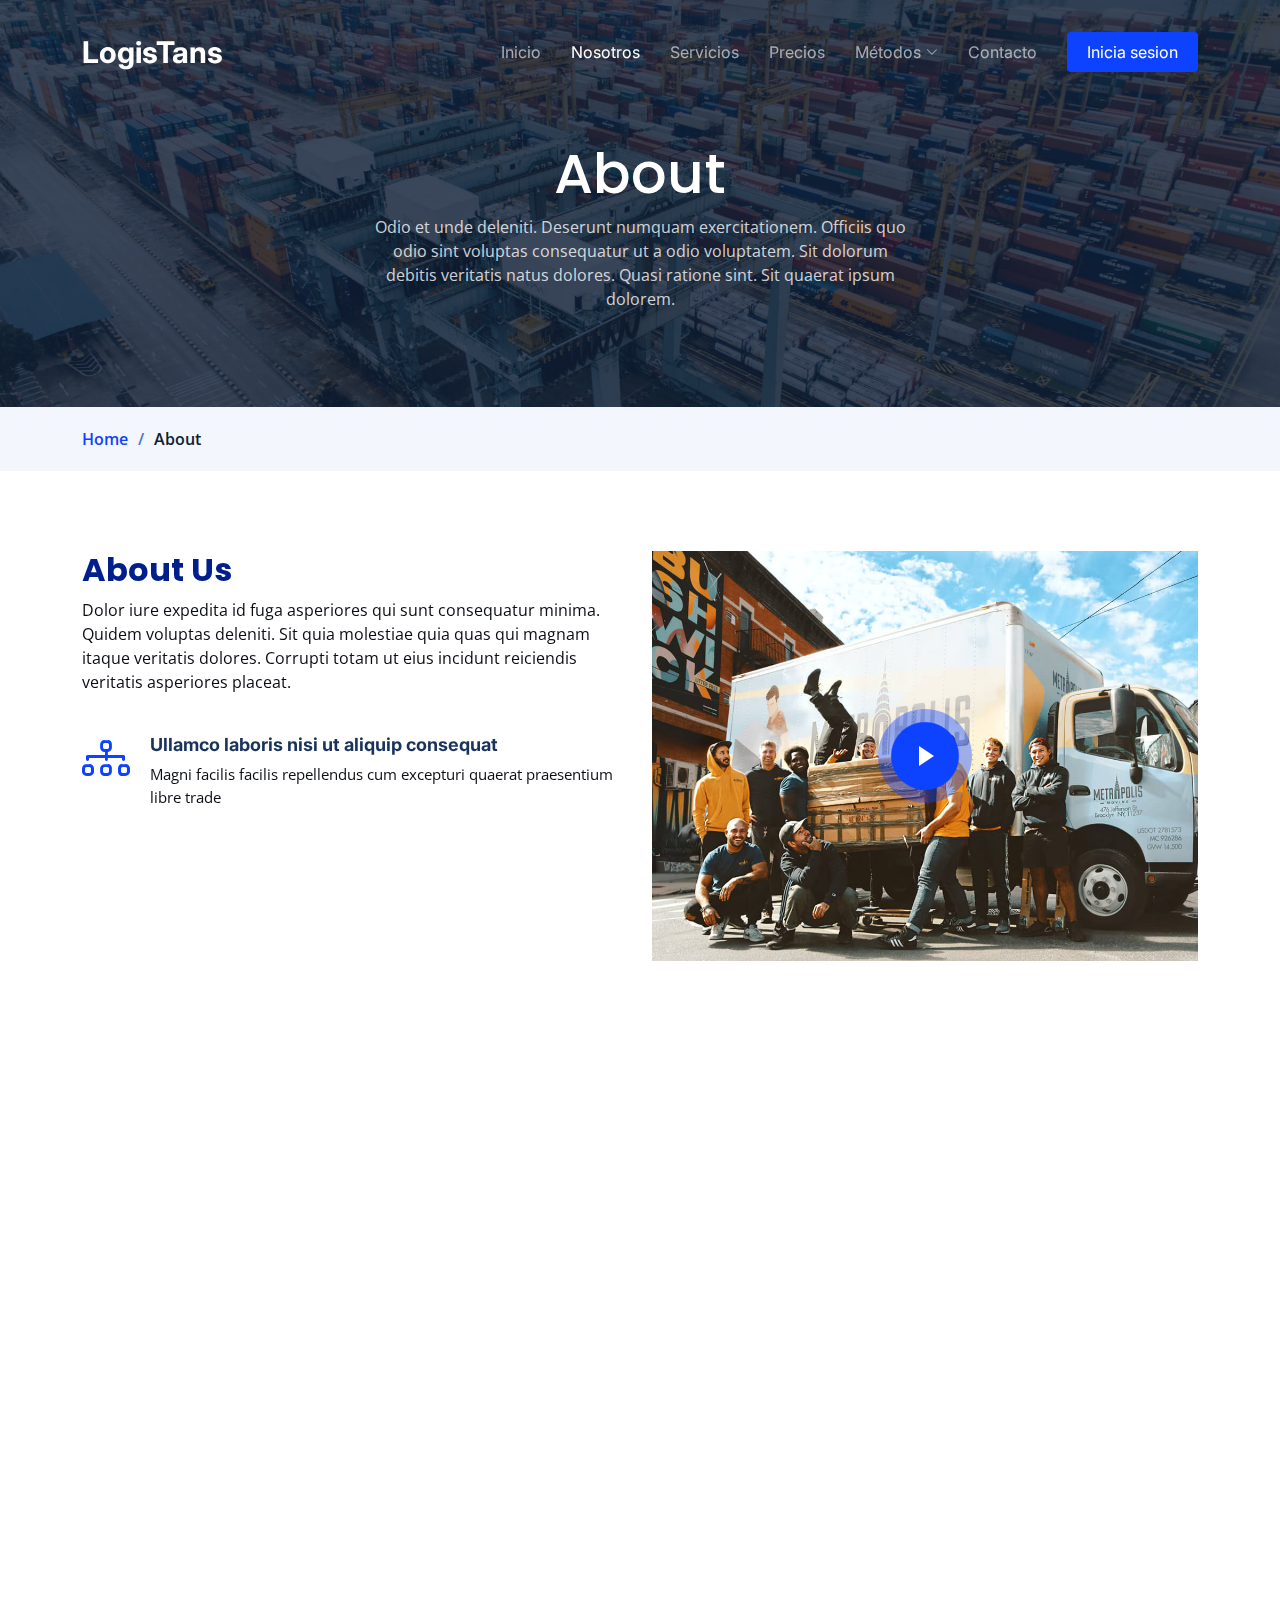
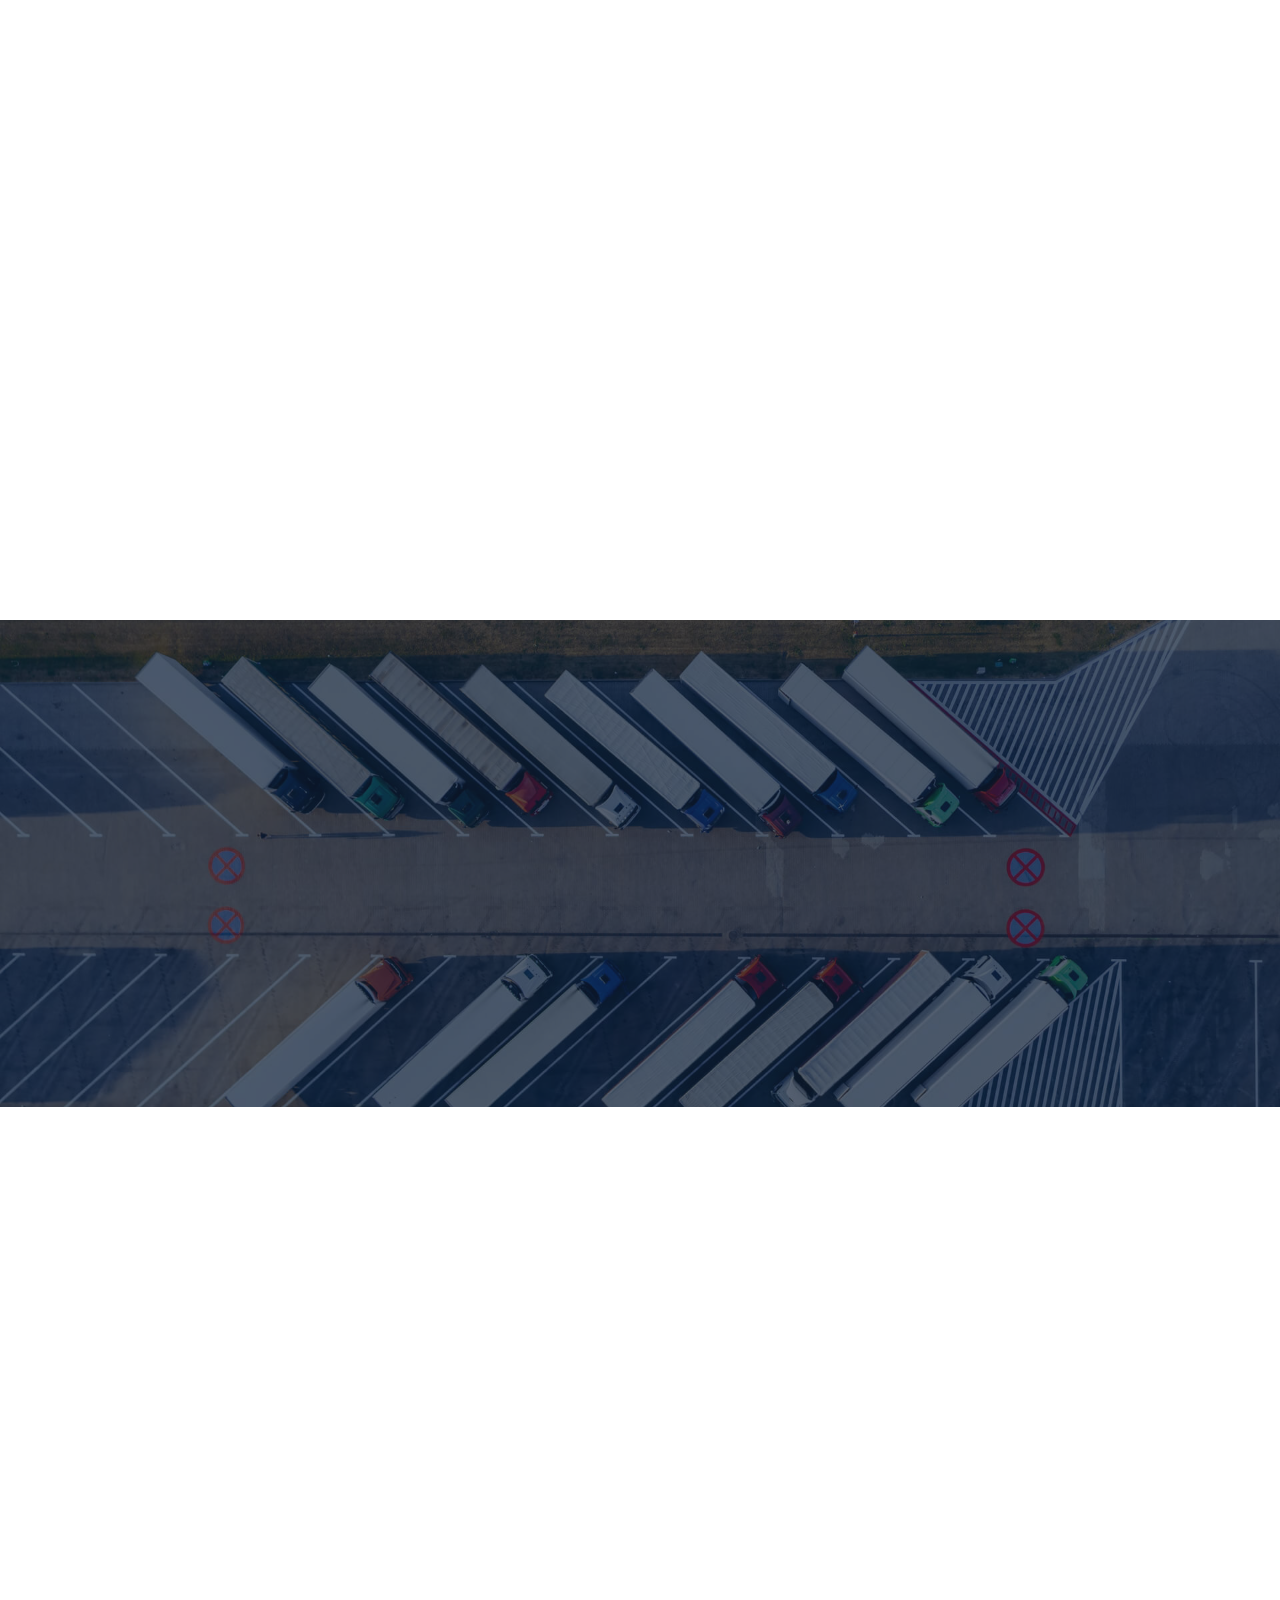
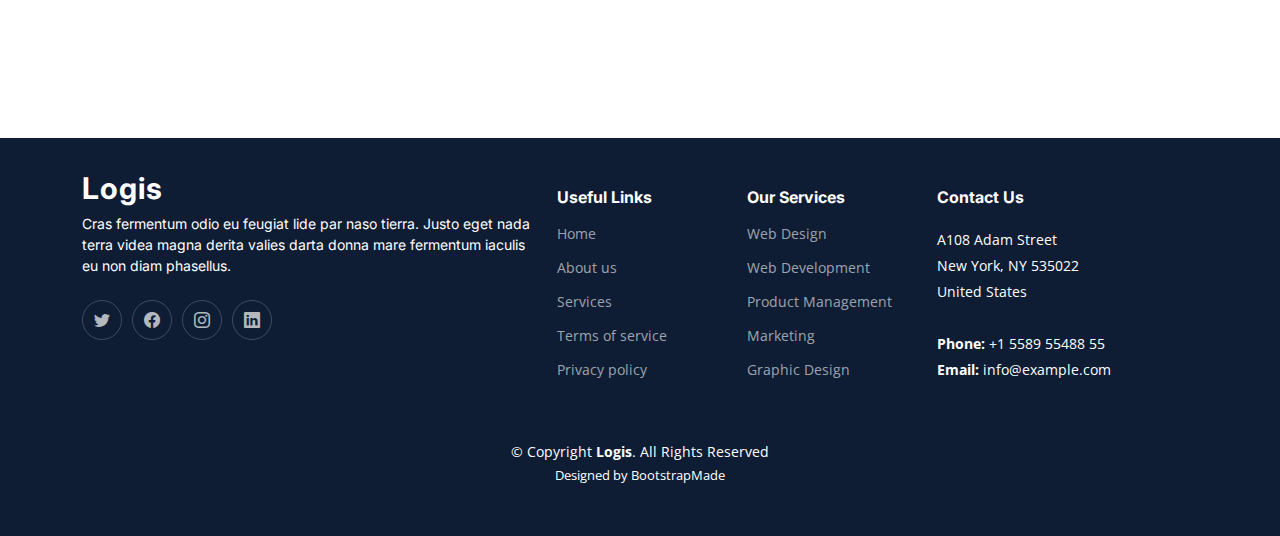
<file: about.html>
<!DOCTYPE html>
<html lang="en">

<head>
  <meta charset="utf-8">
  <meta content="width=device-width, initial-scale=1.0" name="viewport">

  <title>LogisTrans - Nosotros</title>
  <meta content="" name="description">
  <meta content="" name="keywords">

  <!-- Favicons -->
  <link href="assets/img/favicon.png" rel="icon">
  <link href="assets/img/apple-touch-icon.png" rel="apple-touch-icon">

  <!-- Google Fonts -->
  <link rel="preconnect" href="https://fonts.googleapis.com">
  <link rel="preconnect" href="https://fonts.gstatic.com" crossorigin>
  <link href="https://fonts.googleapis.com/css2?family=Open+Sans:ital,wght@0,300;0,400;0,500;0,600;0,700;1,300;1,400;1,600;1,700&family=Poppins:ital,wght@0,300;0,400;0,500;0,600;0,700;1,300;1,400;1,500;1,600;1,700&family=Inter:ital,wght@0,300;0,400;0,500;0,600;0,700;1,300;1,400;1,500;1,600;1,700&display=swap" rel="stylesheet">

  <!-- Vendor CSS Files -->
  <link href="assets/vendor/bootstrap/css/bootstrap.min.css" rel="stylesheet">
  <link href="assets/vendor/bootstrap-icons/bootstrap-icons.css" rel="stylesheet">
  <link href="assets/vendor/fontawesome-free/css/all.min.css" rel="stylesheet">
  <link href="assets/vendor/glightbox/css/glightbox.min.css" rel="stylesheet">
  <link href="assets/vendor/swiper/swiper-bundle.min.css" rel="stylesheet">
  <link href="assets/vendor/aos/aos.css" rel="stylesheet">

  <!-- Template Main CSS File -->
  <link href="assets/css/main.css" rel="stylesheet">

  <!-- =======================================================
  * Template Name: Logis - v1.1.0
  * Template URL: https://bootstrapmade.com/logis-bootstrap-logistics-website-template/
  * Author: BootstrapMade.com
  * License: https://bootstrapmade.com/license/
  ======================================================== -->
</head>

<body>

  <!-- ======= Header ======= -->
  <header id="header" class="header d-flex align-items-center fixed-top">
    <div class="container-fluid container-xl d-flex align-items-center justify-content-between">

      <a href="index.html" class="logo d-flex align-items-center">
        <!-- Uncomment the line below if you also wish to use an image logo -->
        <!-- <img src="assets/img/logo.png" alt=""> -->
        <h1>LogisTans</h1>
      </a>

      <i class="mobile-nav-toggle mobile-nav-show bi bi-list"></i>
      <i class="mobile-nav-toggle mobile-nav-hide d-none bi bi-x"></i>
      <nav id="navbar" class="navbar">
        <ul>
          <li><a href="index.html">Inicio</a></li>
          <li><a href="about.html" class="active">Nosotros</a></li>
          <li><a href="services.html">Servicios</a></li>
          <li><a href="pricing.html">Precios</a></li>
          <li class="dropdown"><a href="#"><span>Métodos</span> <i class="bi bi-chevron-down dropdown-indicator"></i></a>
            <ul>
              <li><a href="#">Drop Down 1</a></li>
              <!--              <li class="dropdown"><a href="#"><span>Deep Drop Down</span> <i class="bi bi-chevron-down dropdown-indicator"></i></a> 
                <ul>
                  <li><a href="#">Deep Drop Down 1</a></li>
                  <li><a href="#">Deep Drop Down 2</a></li>
                  <li><a href="#">Deep Drop Down 3</a></li>
                  <li><a href="#">Deep Drop Down 4</a></li>
                  <li><a href="#">Deep Drop Down 5</a></li>
                </ul> -->
              </li>
              <li><a href="#">Solicitar Transportista</a></li>
              <li><a href="#">Solicitar Mercancia</a></li>
              
            </ul>
          </li>
          <li><a href="contact.html">Contacto</a></li>
          <li><a class="get-a-quote" href="get-a-quote.html">Inicia sesion</a></li>
        </ul>
      </nav><!-- .navbar -->

    </div>
  </header><!-- End Header -->
  <!-- End Header -->

  <main id="main">

    <!-- ======= Breadcrumbs ======= -->
    <div class="breadcrumbs">
      <div class="page-header d-flex align-items-center" style="background-image: url('assets/img/page-header.jpg');">
        <div class="container position-relative">
          <div class="row d-flex justify-content-center">
            <div class="col-lg-6 text-center">
              <h2>About</h2>
              <p>Odio et unde deleniti. Deserunt numquam exercitationem. Officiis quo odio sint voluptas consequatur ut a odio voluptatem. Sit dolorum debitis veritatis natus dolores. Quasi ratione sint. Sit quaerat ipsum dolorem.</p>
            </div>
          </div>
        </div>
      </div>
      <nav>
        <div class="container">
          <ol>
            <li><a href="index.html">Home</a></li>
            <li>About</li>
          </ol>
        </div>
      </nav>
    </div><!-- End Breadcrumbs -->

    <!-- ======= About Us Section ======= -->
    <section id="about" class="about">
      <div class="container" data-aos="fade-up">

        <div class="row gy-4">
          <div class="col-lg-6 position-relative align-self-start order-lg-last order-first">
            <img src="assets/img/about.jpg" class="img-fluid" alt="">
            <a href="https://www.youtube.com/watch?v=LXb3EKWsInQ" class="glightbox play-btn"></a>
          </div>
          <div class="col-lg-6 content order-last  order-lg-first">
            <h3>About Us</h3>
            <p>
              Dolor iure expedita id fuga asperiores qui sunt consequatur minima. Quidem voluptas deleniti. Sit quia molestiae quia quas qui magnam itaque veritatis dolores. Corrupti totam ut eius incidunt reiciendis veritatis asperiores placeat.
            </p>
            <ul>
              <li data-aos="fade-up" data-aos-delay="100">
                <i class="bi bi-diagram-3"></i>
                <div>
                  <h5>Ullamco laboris nisi ut aliquip consequat</h5>
                  <p>Magni facilis facilis repellendus cum excepturi quaerat praesentium libre trade</p>
                </div>
              </li>
              <li data-aos="fade-up" data-aos-delay="200">
                <i class="bi bi-fullscreen-exit"></i>
                <div>
                  <h5>Magnam soluta odio exercitationem reprehenderi</h5>
                  <p>Quo totam dolorum at pariatur aut distinctio dolorum laudantium illo direna pasata redi</p>
                </div>
              </li>
              <li data-aos="fade-up" data-aos-delay="300">
                <i class="bi bi-broadcast"></i>
                <div>
                  <h5>Voluptatem et qui exercitationem</h5>
                  <p>Et velit et eos maiores est tempora et quos dolorem autem tempora incidunt maxime veniam</p>
                </div>
              </li>
            </ul>
          </div>
        </div>

      </div>
    </section><!-- End About Us Section -->

    <!-- ======= Stats Counter Section ======= -->
    <section id="stats-counter" class="stats-counter pt-0">
      <div class="container" data-aos="fade-up">

        <div class="row gy-4">

          <div class="col-lg-3 col-md-6">
            <div class="stats-item text-center w-100 h-100">
              <span data-purecounter-start="0" data-purecounter-end="232" data-purecounter-duration="1" class="purecounter"></span>
              <p>Clients</p>
            </div>
          </div><!-- End Stats Item -->

          <div class="col-lg-3 col-md-6">
            <div class="stats-item text-center w-100 h-100">
              <span data-purecounter-start="0" data-purecounter-end="521" data-purecounter-duration="1" class="purecounter"></span>
              <p>Projects</p>
            </div>
          </div><!-- End Stats Item -->

          <div class="col-lg-3 col-md-6">
            <div class="stats-item text-center w-100 h-100">
              <span data-purecounter-start="0" data-purecounter-end="1453" data-purecounter-duration="1" class="purecounter"></span>
              <p>Hours Of Support</p>
            </div>
          </div><!-- End Stats Item -->

          <div class="col-lg-3 col-md-6">
            <div class="stats-item text-center w-100 h-100">
              <span data-purecounter-start="0" data-purecounter-end="32" data-purecounter-duration="1" class="purecounter"></span>
              <p>Workers</p>
            </div>
          </div><!-- End Stats Item -->

        </div>

      </div>
    </section><!-- End Stats Counter Section -->

    <!-- ======= Our Team Section ======= -->
    <section id="team" class="team pt-0">
      <div class="container" data-aos="fade-up">

        <div class="section-header">
          <span>Our Team</span>
          <h2>Our Team</h2>

        </div>

        <div class="row" data-aos="fade-up" data-aos-delay="100">

          <div class="col-lg-4 col-md-6 d-flex">
            <div class="member">
              <img src="assets/img/team/team-1.jpg" class="img-fluid" alt="">
              <div class="member-content">
                <h4>Walter White</h4>
                <span>Web Development</span>
                <p>
                  Magni qui quod omnis unde et eos fuga et exercitationem. Odio veritatis perspiciatis quaerat qui aut aut aut
                </p>
                <div class="social">
                  <a href=""><i class="bi bi-twitter"></i></a>
                  <a href=""><i class="bi bi-facebook"></i></a>
                  <a href=""><i class="bi bi-instagram"></i></a>
                  <a href=""><i class="bi bi-linkedin"></i></a>
                </div>
              </div>
            </div>
          </div><!-- End Team Member -->

          <div class="col-lg-4 col-md-6 d-flex">
            <div class="member">
              <img src="assets/img/team/team-2.jpg" class="img-fluid" alt="">
              <div class="member-content">
                <h4>Sarah Jhinson</h4>
                <span>Marketing</span>
                <p>
                  Repellat fugiat adipisci nemo illum nesciunt voluptas repellendus. In architecto rerum rerum temporibus
                </p>
                <div class="social">
                  <a href=""><i class="bi bi-twitter"></i></a>
                  <a href=""><i class="bi bi-facebook"></i></a>
                  <a href=""><i class="bi bi-instagram"></i></a>
                  <a href=""><i class="bi bi-linkedin"></i></a>
                </div>
              </div>
            </div>
          </div><!-- End Team Member -->

          <div class="col-lg-4 col-md-6 d-flex">
            <div class="member">
              <img src="assets/img/team/team-3.jpg" class="img-fluid" alt="">
              <div class="member-content">
                <h4>William Anderson</h4>
                <span>Content</span>
                <p>
                  Voluptas necessitatibus occaecati quia. Earum totam consequuntur qui porro et laborum toro des clara
                </p>
                <div class="social">
                  <a href=""><i class="bi bi-twitter"></i></a>
                  <a href=""><i class="bi bi-facebook"></i></a>
                  <a href=""><i class="bi bi-instagram"></i></a>
                  <a href=""><i class="bi bi-linkedin"></i></a>
                </div>
              </div>
            </div>
          </div><!-- End Team Member -->

        </div>

      </div>
    </section><!-- End Our Team Section -->

    <!-- ======= Testimonials Section ======= -->
    <section id="testimonials" class="testimonials">
      <div class="container">

        <div class="slides-1 swiper" data-aos="fade-up">
          <div class="swiper-wrapper">

            <div class="swiper-slide">
              <div class="testimonial-item">
                <img src="assets/img/testimonials/testimonials-1.jpg" class="testimonial-img" alt="">
                <h3>Saul Goodman</h3>
                <h4>Ceo &amp; Founder</h4>
                <div class="stars">
                  <i class="bi bi-star-fill"></i><i class="bi bi-star-fill"></i><i class="bi bi-star-fill"></i><i class="bi bi-star-fill"></i><i class="bi bi-star-fill"></i>
                </div>
                <p>
                  <i class="bi bi-quote quote-icon-left"></i>
                  Proin iaculis purus consequat sem cure digni ssim donec porttitora entum suscipit rhoncus. Accusantium quam, ultricies eget id, aliquam eget nibh et. Maecen aliquam, risus at semper.
                  <i class="bi bi-quote quote-icon-right"></i>
                </p>
              </div>
            </div><!-- End testimonial item -->

            <div class="swiper-slide">
              <div class="testimonial-item">
                <img src="assets/img/testimonials/testimonials-2.jpg" class="testimonial-img" alt="">
                <h3>Sara Wilsson</h3>
                <h4>Designer</h4>
                <div class="stars">
                  <i class="bi bi-star-fill"></i><i class="bi bi-star-fill"></i><i class="bi bi-star-fill"></i><i class="bi bi-star-fill"></i><i class="bi bi-star-fill"></i>
                </div>
                <p>
                  <i class="bi bi-quote quote-icon-left"></i>
                  Export tempor illum tamen malis malis eram quae irure esse labore quem cillum quid cillum eram malis quorum velit fore eram velit sunt aliqua noster fugiat irure amet legam anim culpa.
                  <i class="bi bi-quote quote-icon-right"></i>
                </p>
              </div>
            </div><!-- End testimonial item -->

            <div class="swiper-slide">
              <div class="testimonial-item">
                <img src="assets/img/testimonials/testimonials-3.jpg" class="testimonial-img" alt="">
                <h3>Jena Karlis</h3>
                <h4>Store Owner</h4>
                <div class="stars">
                  <i class="bi bi-star-fill"></i><i class="bi bi-star-fill"></i><i class="bi bi-star-fill"></i><i class="bi bi-star-fill"></i><i class="bi bi-star-fill"></i>
                </div>
                <p>
                  <i class="bi bi-quote quote-icon-left"></i>
                  Enim nisi quem export duis labore cillum quae magna enim sint quorum nulla quem veniam duis minim tempor labore quem eram duis noster aute amet eram fore quis sint minim.
                  <i class="bi bi-quote quote-icon-right"></i>
                </p>
              </div>
            </div><!-- End testimonial item -->

            <div class="swiper-slide">
              <div class="testimonial-item">
                <img src="assets/img/testimonials/testimonials-4.jpg" class="testimonial-img" alt="">
                <h3>Matt Brandon</h3>
                <h4>Freelancer</h4>
                <div class="stars">
                  <i class="bi bi-star-fill"></i><i class="bi bi-star-fill"></i><i class="bi bi-star-fill"></i><i class="bi bi-star-fill"></i><i class="bi bi-star-fill"></i>
                </div>
                <p>
                  <i class="bi bi-quote quote-icon-left"></i>
                  Fugiat enim eram quae cillum dolore dolor amet nulla culpa multos export minim fugiat minim velit minim dolor enim duis veniam ipsum anim magna sunt elit fore quem dolore labore illum veniam.
                  <i class="bi bi-quote quote-icon-right"></i>
                </p>
              </div>
            </div><!-- End testimonial item -->

            <div class="swiper-slide">
              <div class="testimonial-item">
                <img src="assets/img/testimonials/testimonials-5.jpg" class="testimonial-img" alt="">
                <h3>John Larson</h3>
                <h4>Entrepreneur</h4>
                <div class="stars">
                  <i class="bi bi-star-fill"></i><i class="bi bi-star-fill"></i><i class="bi bi-star-fill"></i><i class="bi bi-star-fill"></i><i class="bi bi-star-fill"></i>
                </div>
                <p>
                  <i class="bi bi-quote quote-icon-left"></i>
                  Quis quorum aliqua sint quem legam fore sunt eram irure aliqua veniam tempor noster veniam enim culpa labore duis sunt culpa nulla illum cillum fugiat legam esse veniam culpa fore nisi cillum quid.
                  <i class="bi bi-quote quote-icon-right"></i>
                </p>
              </div>
            </div><!-- End testimonial item -->

          </div>
          <div class="swiper-pagination"></div>
        </div>

      </div>
    </section><!-- End Testimonials Section -->

    <!-- ======= Frequently Asked Questions Section ======= -->
    <section id="faq" class="faq">
      <div class="container" data-aos="fade-up">

        <div class="section-header">
          <span>Frequently Asked Questions</span>
          <h2>Frequently Asked Questions</h2>

        </div>

        <div class="row justify-content-center" data-aos="fade-up" data-aos-delay="200">
          <div class="col-lg-10">

            <div class="accordion accordion-flush" id="faqlist">

              <div class="accordion-item">
                <h3 class="accordion-header">
                  <button class="accordion-button collapsed" type="button" data-bs-toggle="collapse" data-bs-target="#faq-content-1">
                    <i class="bi bi-question-circle question-icon"></i>
                    Non consectetur a erat nam at lectus urna duis?
                  </button>
                </h3>
                <div id="faq-content-1" class="accordion-collapse collapse" data-bs-parent="#faqlist">
                  <div class="accordion-body">
                    Feugiat pretium nibh ipsum consequat. Tempus iaculis urna id volutpat lacus laoreet non curabitur gravida. Venenatis lectus magna fringilla urna porttitor rhoncus dolor purus non.
                  </div>
                </div>
              </div><!-- # Faq item-->

              <div class="accordion-item">
                <h3 class="accordion-header">
                  <button class="accordion-button collapsed" type="button" data-bs-toggle="collapse" data-bs-target="#faq-content-2">
                    <i class="bi bi-question-circle question-icon"></i>
                    Feugiat scelerisque varius morbi enim nunc faucibus a pellentesque?
                  </button>
                </h3>
                <div id="faq-content-2" class="accordion-collapse collapse" data-bs-parent="#faqlist">
                  <div class="accordion-body">
                    Dolor sit amet consectetur adipiscing elit pellentesque habitant morbi. Id interdum velit laoreet id donec ultrices. Fringilla phasellus faucibus scelerisque eleifend donec pretium. Est pellentesque elit ullamcorper dignissim. Mauris ultrices eros in cursus turpis massa tincidunt dui.
                  </div>
                </div>
              </div><!-- # Faq item-->

              <div class="accordion-item">
                <h3 class="accordion-header">
                  <button class="accordion-button collapsed" type="button" data-bs-toggle="collapse" data-bs-target="#faq-content-3">
                    <i class="bi bi-question-circle question-icon"></i>
                    Dolor sit amet consectetur adipiscing elit pellentesque habitant morbi?
                  </button>
                </h3>
                <div id="faq-content-3" class="accordion-collapse collapse" data-bs-parent="#faqlist">
                  <div class="accordion-body">
                    Eleifend mi in nulla posuere sollicitudin aliquam ultrices sagittis orci. Faucibus pulvinar elementum integer enim. Sem nulla pharetra diam sit amet nisl suscipit. Rutrum tellus pellentesque eu tincidunt. Lectus urna duis convallis convallis tellus. Urna molestie at elementum eu facilisis sed odio morbi quis
                  </div>
                </div>
              </div><!-- # Faq item-->

              <div class="accordion-item">
                <h3 class="accordion-header">
                  <button class="accordion-button collapsed" type="button" data-bs-toggle="collapse" data-bs-target="#faq-content-4">
                    <i class="bi bi-question-circle question-icon"></i>
                    Ac odio tempor orci dapibus. Aliquam eleifend mi in nulla?
                  </button>
                </h3>
                <div id="faq-content-4" class="accordion-collapse collapse" data-bs-parent="#faqlist">
                  <div class="accordion-body">
                    <i class="bi bi-question-circle question-icon"></i>
                    Dolor sit amet consectetur adipiscing elit pellentesque habitant morbi. Id interdum velit laoreet id donec ultrices. Fringilla phasellus faucibus scelerisque eleifend donec pretium. Est pellentesque elit ullamcorper dignissim. Mauris ultrices eros in cursus turpis massa tincidunt dui.
                  </div>
                </div>
              </div><!-- # Faq item-->

              <div class="accordion-item">
                <h3 class="accordion-header">
                  <button class="accordion-button collapsed" type="button" data-bs-toggle="collapse" data-bs-target="#faq-content-5">
                    <i class="bi bi-question-circle question-icon"></i>
                    Tempus quam pellentesque nec nam aliquam sem et tortor consequat?
                  </button>
                </h3>
                <div id="faq-content-5" class="accordion-collapse collapse" data-bs-parent="#faqlist">
                  <div class="accordion-body">
                    Molestie a iaculis at erat pellentesque adipiscing commodo. Dignissim suspendisse in est ante in. Nunc vel risus commodo viverra maecenas accumsan. Sit amet nisl suscipit adipiscing bibendum est. Purus gravida quis blandit turpis cursus in
                  </div>
                </div>
              </div><!-- # Faq item-->

            </div>

          </div>
        </div>

      </div>
    </section><!-- End Frequently Asked Questions Section -->

  </main><!-- End #main -->

  <!-- ======= Footer ======= -->
  <footer id="footer" class="footer">

    <div class="container">
      <div class="row gy-4">
        <div class="col-lg-5 col-md-12 footer-info">
          <a href="index.html" class="logo d-flex align-items-center">
            <span>Logis</span>
          </a>
          <p>Cras fermentum odio eu feugiat lide par naso tierra. Justo eget nada terra videa magna derita valies darta donna mare fermentum iaculis eu non diam phasellus.</p>
          <div class="social-links d-flex mt-4">
            <a href="#" class="twitter"><i class="bi bi-twitter"></i></a>
            <a href="#" class="facebook"><i class="bi bi-facebook"></i></a>
            <a href="#" class="instagram"><i class="bi bi-instagram"></i></a>
            <a href="#" class="linkedin"><i class="bi bi-linkedin"></i></a>
          </div>
        </div>

        <div class="col-lg-2 col-6 footer-links">
          <h4>Useful Links</h4>
          <ul>
            <li><a href="#">Home</a></li>
            <li><a href="#">About us</a></li>
            <li><a href="#">Services</a></li>
            <li><a href="#">Terms of service</a></li>
            <li><a href="#">Privacy policy</a></li>
          </ul>
        </div>

        <div class="col-lg-2 col-6 footer-links">
          <h4>Our Services</h4>
          <ul>
            <li><a href="#">Web Design</a></li>
            <li><a href="#">Web Development</a></li>
            <li><a href="#">Product Management</a></li>
            <li><a href="#">Marketing</a></li>
            <li><a href="#">Graphic Design</a></li>
          </ul>
        </div>

        <div class="col-lg-3 col-md-12 footer-contact text-center text-md-start">
          <h4>Contact Us</h4>
          <p>
            A108 Adam Street <br>
            New York, NY 535022<br>
            United States <br><br>
            <strong>Phone:</strong> +1 5589 55488 55<br>
            <strong>Email:</strong> info@example.com<br>
          </p>

        </div>

      </div>
    </div>

    <div class="container mt-4">
      <div class="copyright">
        &copy; Copyright <strong><span>Logis</span></strong>. All Rights Reserved
      </div>
      <div class="credits">
        <!-- All the links in the footer should remain intact. -->
        <!-- You can delete the links only if you purchased the pro version. -->
        <!-- Licensing information: https://bootstrapmade.com/license/ -->
        <!-- Purchase the pro version with working PHP/AJAX contact form: https://bootstrapmade.com/logis-bootstrap-logistics-website-template/ -->
        Designed by <a href="https://bootstrapmade.com/">BootstrapMade</a>
      </div>
    </div>

  </footer><!-- End Footer -->
  <!-- End Footer -->

  <a href="#" class="scroll-top d-flex align-items-center justify-content-center"><i class="bi bi-arrow-up-short"></i></a>

  <div id="preloader"></div>

  <!-- Vendor JS Files -->
  <script src="assets/vendor/bootstrap/js/bootstrap.bundle.min.js"></script>
  <script src="assets/vendor/purecounter/purecounter_vanilla.js"></script>
  <script src="assets/vendor/glightbox/js/glightbox.min.js"></script>
  <script src="assets/vendor/swiper/swiper-bundle.min.js"></script>
  <script src="assets/vendor/aos/aos.js"></script>
  <script src="assets/vendor/php-email-form/validate.js"></script>

  <!-- Template Main JS File -->
  <script src="assets/js/main.js"></script>

</body>

</html>
</file>
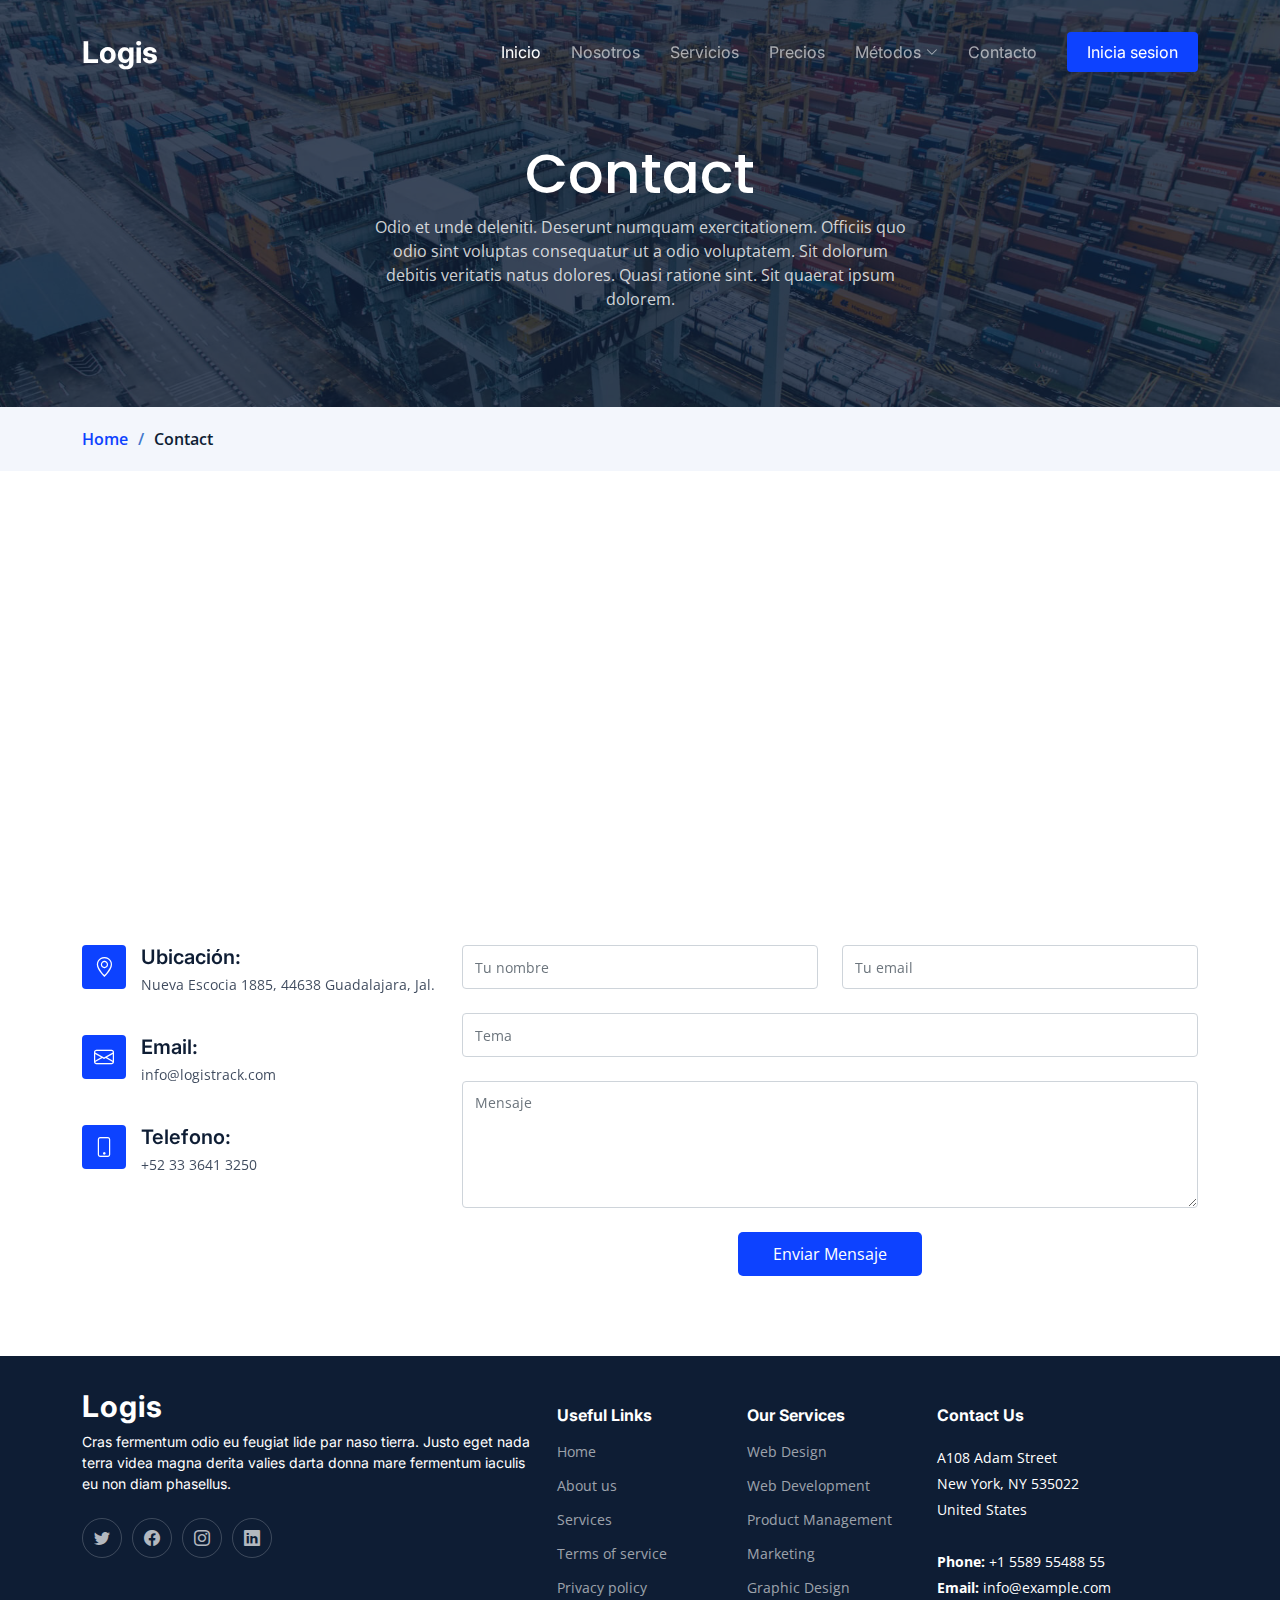
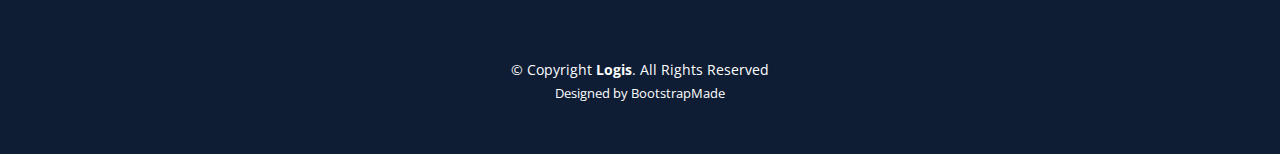
<file: contact.html>
<!DOCTYPE html>
<html lang="en">

<head>
  <meta charset="utf-8">
  <meta content="width=device-width, initial-scale=1.0" name="viewport">

  <title>Logis Bootstrap Template - Contact</title>
  <meta content="" name="description">
  <meta content="" name="keywords">

  <!-- Favicons -->
  <link href="assets/img/favicon.png" rel="icon">
  <link href="assets/img/apple-touch-icon.png" rel="apple-touch-icon">

  <!-- Google Fonts -->
  <link rel="preconnect" href="https://fonts.googleapis.com">
  <link rel="preconnect" href="https://fonts.gstatic.com" crossorigin>
  <link href="https://fonts.googleapis.com/css2?family=Open+Sans:ital,wght@0,300;0,400;0,500;0,600;0,700;1,300;1,400;1,600;1,700&family=Poppins:ital,wght@0,300;0,400;0,500;0,600;0,700;1,300;1,400;1,500;1,600;1,700&family=Inter:ital,wght@0,300;0,400;0,500;0,600;0,700;1,300;1,400;1,500;1,600;1,700&display=swap" rel="stylesheet">

  <!-- Vendor CSS Files -->
  <link href="assets/vendor/bootstrap/css/bootstrap.min.css" rel="stylesheet">
  <link href="assets/vendor/bootstrap-icons/bootstrap-icons.css" rel="stylesheet">
  <link href="assets/vendor/fontawesome-free/css/all.min.css" rel="stylesheet">
  <link href="assets/vendor/glightbox/css/glightbox.min.css" rel="stylesheet">
  <link href="assets/vendor/swiper/swiper-bundle.min.css" rel="stylesheet">
  <link href="assets/vendor/aos/aos.css" rel="stylesheet">

  <!-- Template Main CSS File -->
  <link href="assets/css/main.css" rel="stylesheet">

  <!-- =======================================================
  * Template Name: Logis - v1.1.0
  * Template URL: https://bootstrapmade.com/logis-bootstrap-logistics-website-template/
  * Author: BootstrapMade.com
  * License: https://bootstrapmade.com/license/
  ======================================================== -->
</head>

<body>

  <!-- ======= Header ======= -->
  <header id="header" class="header d-flex align-items-center fixed-top">
    <div class="container-fluid container-xl d-flex align-items-center justify-content-between">

      <a href="index.html" class="logo d-flex align-items-center">
        <!-- Uncomment the line below if you also wish to use an image logo -->
        <!-- <img src="assets/img/logo.png" alt=""> -->
        <h1>Logis</h1>
      </a>

      <i class="mobile-nav-toggle mobile-nav-show bi bi-list"></i>
      <i class="mobile-nav-toggle mobile-nav-hide d-none bi bi-x"></i>
      <nav id="navbar" class="navbar">
        <ul>
          <li><a href="index.html" class="active">Inicio</a></li>
          <li><a href="about.html">Nosotros</a></li>
          <li><a href="services.html">Servicios</a></li>
          <li><a href="pricing.html">Precios</a></li>
          <li class="dropdown"><a href="#"><span>Métodos</span> <i class="bi bi-chevron-down dropdown-indicator"></i></a>
            <ul>
              <li><a href="#">Drop Down 1</a></li>
              <!--              <li class="dropdown"><a href="#"><span>Deep Drop Down</span> <i class="bi bi-chevron-down dropdown-indicator"></i></a> 
                <ul>
                  <li><a href="#">Deep Drop Down 1</a></li>
                  <li><a href="#">Deep Drop Down 2</a></li>
                  <li><a href="#">Deep Drop Down 3</a></li>
                  <li><a href="#">Deep Drop Down 4</a></li>
                  <li><a href="#">Deep Drop Down 5</a></li>
                </ul> -->
              </li>
              <li><a href="#">Solicitar Transportista</a></li>
              <li><a href="#">Solicitar Mercancia</a></li>
              
            </ul>
          </li>
          <li><a href="contact.html">Contacto</a></li>
          <li><a class="get-a-quote" href="get-a-quote.html">Inicia sesion</a></li>
        </ul>
      </nav><!-- .navbar -->

    </div>
  </header><!-- End Header -->
  <!-- End Header -->

  <main id="main">

    <!-- ======= Breadcrumbs ======= -->
    <div class="breadcrumbs">
      <div class="page-header d-flex align-items-center" style="background-image: url('assets/img/page-header.jpg');">
        <div class="container position-relative">
          <div class="row d-flex justify-content-center">
            <div class="col-lg-6 text-center">
              <h2>Contact</h2>
              <p>Odio et unde deleniti. Deserunt numquam exercitationem. Officiis quo odio sint voluptas consequatur ut a odio voluptatem. Sit dolorum debitis veritatis natus dolores. Quasi ratione sint. Sit quaerat ipsum dolorem.</p>
            </div>
          </div>
        </div>
      </div>
      <nav>
        <div class="container">
          <ol>
            <li><a href="index.html">Home</a></li>
            <li>Contact</li>
          </ol>
        </div>
      </nav>
    </div><!-- End Breadcrumbs -->

    <!-- ======= Contact Section ======= -->
    <section id="contact" class="contact">
      <div class="container" data-aos="fade-up">

        <div>
          <iframe style="border:0; width: 100%; height: 340px;" src="https://www.google.com/maps/embed?pb=!1m18!1m12!1m3!1d3732.1964897339203!2d-103.39066908507284!3d20.70224418617613!2m3!1f0!2f0!3f0!3m2!1i1024!2i768!4f13.1!3m3!1m2!1s0x8428ae4e98d5453d%3A0xc4fdd3929a2ecbd1!2sCETI%20Plantel%20Colomos!5e0!3m2!1ses!2smx!4v1663169918571!5m2!1ses!2smx" frameborder="0" allowfullscreen></iframe>
        </div><!-- End Google Maps -->

        <div class="row gy-4 mt-4">

          <div class="col-lg-4">

            <div class="info-item d-flex">
              <i class="bi bi-geo-alt flex-shrink-0"></i>
              <div>
                <h4>Ubicación:</h4>
                <p>Nueva Escocia 1885, 44638 Guadalajara, Jal.</p>
              </div>
            </div><!-- End Info Item -->

            <div class="info-item d-flex">
              <i class="bi bi-envelope flex-shrink-0"></i>
              <div>
                <h4>Email:</h4>
                <p>info@logistrack.com</p>
              </div>
            </div><!-- End Info Item -->

            <div class="info-item d-flex">
              <i class="bi bi-phone flex-shrink-0"></i>
              <div>
                <h4>Telefono:</h4>
                <p>+52 33 3641 3250</p>
              </div>
            </div><!-- End Info Item -->

          </div>

          <div class="col-lg-8">
            <form action="forms/contact.php" method="post" role="form" class="php-email-form">
              <div class="row">
                <div class="col-md-6 form-group">
                  <input type="text" name="name" class="form-control" id="name" placeholder="Tu nombre" required>
                </div>
                <div class="col-md-6 form-group mt-3 mt-md-0">
                  <input type="email" class="form-control" name="email" id="email" placeholder="Tu email" required>
                </div>
              </div>
              <div class="form-group mt-3">
                <input type="text" class="form-control" name="subject" id="subject" placeholder="Tema" required>
              </div>
              <div class="form-group mt-3">
                <textarea class="form-control" name="message" rows="5" placeholder="Mensaje" required></textarea>
              </div>
              <div class="my-3">
                <div class="loading">Loading</div>
                <div class="error-message"></div>
                <div class="sent-message">Su mensaje fue enviado, en breve recibira una respuesta en su correo.</div>
              </div>
              <div class="text-center"><button type="submit">Enviar Mensaje</button></div>
            </form>
          </div><!-- End Contact Form -->

        </div>

      </div>
    </section><!-- End Contact Section -->

  </main><!-- End #main -->

  <!-- ======= Footer ======= -->
  <footer id="footer" class="footer">

    <div class="container">
      <div class="row gy-4">
        <div class="col-lg-5 col-md-12 footer-info">
          <a href="index.html" class="logo d-flex align-items-center">
            <span>Logis</span>
          </a>
          <p>Cras fermentum odio eu feugiat lide par naso tierra. Justo eget nada terra videa magna derita valies darta donna mare fermentum iaculis eu non diam phasellus.</p>
          <div class="social-links d-flex mt-4">
            <a href="#" class="twitter"><i class="bi bi-twitter"></i></a>
            <a href="#" class="facebook"><i class="bi bi-facebook"></i></a>
            <a href="#" class="instagram"><i class="bi bi-instagram"></i></a>
            <a href="#" class="linkedin"><i class="bi bi-linkedin"></i></a>
          </div>
        </div>

        <div class="col-lg-2 col-6 footer-links">
          <h4>Useful Links</h4>
          <ul>
            <li><a href="#">Home</a></li>
            <li><a href="#">About us</a></li>
            <li><a href="#">Services</a></li>
            <li><a href="#">Terms of service</a></li>
            <li><a href="#">Privacy policy</a></li>
          </ul>
        </div>

        <div class="col-lg-2 col-6 footer-links">
          <h4>Our Services</h4>
          <ul>
            <li><a href="#">Web Design</a></li>
            <li><a href="#">Web Development</a></li>
            <li><a href="#">Product Management</a></li>
            <li><a href="#">Marketing</a></li>
            <li><a href="#">Graphic Design</a></li>
          </ul>
        </div>

        <div class="col-lg-3 col-md-12 footer-contact text-center text-md-start">
          <h4>Contact Us</h4>
          <p>
            A108 Adam Street <br>
            New York, NY 535022<br>
            United States <br><br>
            <strong>Phone:</strong> +1 5589 55488 55<br>
            <strong>Email:</strong> info@example.com<br>
          </p>

        </div>

      </div>
    </div>

    <div class="container mt-4">
      <div class="copyright">
        &copy; Copyright <strong><span>Logis</span></strong>. All Rights Reserved
      </div>
      <div class="credits">
        <!-- All the links in the footer should remain intact. -->
        <!-- You can delete the links only if you purchased the pro version. -->
        <!-- Licensing information: https://bootstrapmade.com/license/ -->
        <!-- Purchase the pro version with working PHP/AJAX contact form: https://bootstrapmade.com/logis-bootstrap-logistics-website-template/ -->
        Designed by <a href="https://bootstrapmade.com/">BootstrapMade</a>
      </div>
    </div>

  </footer><!-- End Footer -->
  <!-- End Footer -->

  <a href="#" class="scroll-top d-flex align-items-center justify-content-center"><i class="bi bi-arrow-up-short"></i></a>

  <div id="preloader"></div>

  <!-- Vendor JS Files -->
  <script src="assets/vendor/bootstrap/js/bootstrap.bundle.min.js"></script>
  <script src="assets/vendor/purecounter/purecounter_vanilla.js"></script>
  <script src="assets/vendor/glightbox/js/glightbox.min.js"></script>
  <script src="assets/vendor/swiper/swiper-bundle.min.js"></script>
  <script src="assets/vendor/aos/aos.js"></script>
  <script src="assets/vendor/php-email-form/validate.js"></script>

  <!-- Template Main JS File -->
  <script src="assets/js/main.js"></script>

</body>

</html>
</file>
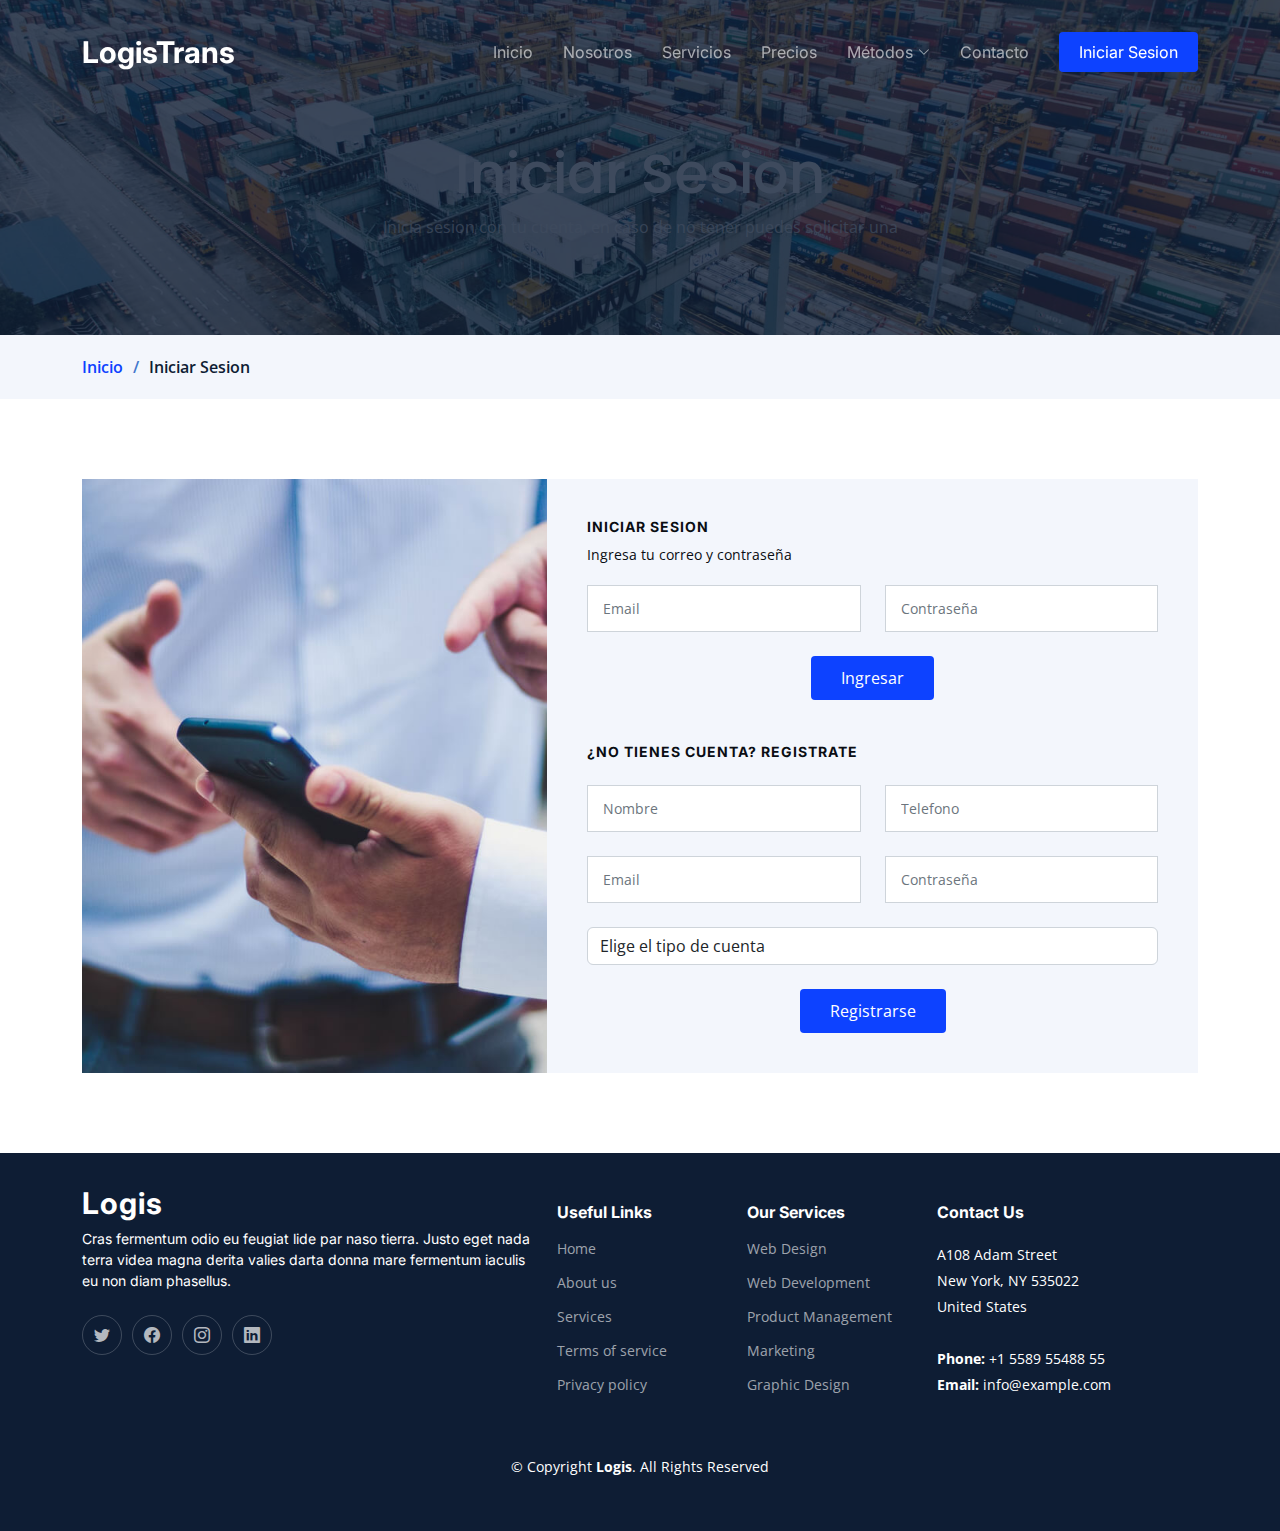
<file: get-a-quote.html>
<!DOCTYPE html>
<html lang="es">

<head>
  <meta charset="utf-8">
  <meta content="width=device-width, initial-scale=1.0" name="viewport">

  <title>LogisTans un transporte seguro</title>
  <meta content="" name="description">
  <meta content="" name="keywords">

  <!-- Favicons -->
  <link href="assets/img/favicon.png" rel="icon">
  <link href="assets/img/apple-touch-icon.png" rel="apple-touch-icon">

  <!-- Google Fonts -->
  <link rel="preconnect" href="https://fonts.googleapis.com">
  <link rel="preconnect" href="https://fonts.gstatic.com" crossorigin>
  <link href="https://fonts.googleapis.com/css2?family=Open+Sans:ital,wght@0,300;0,400;0,500;0,600;0,700;1,300;1,400;1,600;1,700&family=Poppins:ital,wght@0,300;0,400;0,500;0,600;0,700;1,300;1,400;1,500;1,600;1,700&family=Inter:ital,wght@0,300;0,400;0,500;0,600;0,700;1,300;1,400;1,500;1,600;1,700&display=swap" rel="stylesheet">

  <!-- Vendor CSS Files -->
  <link href="assets/vendor/bootstrap/css/bootstrap.min.css" rel="stylesheet">
  <link href="assets/vendor/bootstrap-icons/bootstrap-icons.css" rel="stylesheet">
  <link href="assets/vendor/fontawesome-free/css/all.min.css" rel="stylesheet">
  <link href="assets/vendor/glightbox/css/glightbox.min.css" rel="stylesheet">
  <link href="assets/vendor/swiper/swiper-bundle.min.css" rel="stylesheet">
  <link href="assets/vendor/aos/aos.css" rel="stylesheet">

  <!-- Template Main CSS File -->
  <link href="assets/css/main.css" rel="stylesheet">

  <!-- =======================================================
  * Template Name: Logis - v1.1.0
  * Template URL: https://bootstrapmade.com/logis-bootstrap-logistics-website-template/
  * Author: BootstrapMade.com
  * License: https://bootstrapmade.com/license/
  ======================================================== -->
</head>

<body>

  <!-- ======= Header ======= -->
  <header id="header" class="header d-flex align-items-center fixed-top">
    <div class="container-fluid container-xl d-flex align-items-center justify-content-between">

      <a href="index.html" class="logo d-flex align-items-center">
        <!-- Uncomment the line below if you also wish to use an image logo -->
        <!-- <img src="assets/img/logo.png" alt=""> -->
        <h1>LogisTrans</h1>
      </a>

      <i class="mobile-nav-toggle mobile-nav-show bi bi-list"></i>
      <i class="mobile-nav-toggle mobile-nav-hide d-none bi bi-x"></i>
      <nav id="navbar" class="navbar">
        <ul>
          <li><a href="index.html">Inicio</a></li>
          <li><a href="about.html">Nosotros</a></li>
          <li><a href="services.html">Servicios</a></li>
          <li><a href="pricing.html">Precios</a></li>
          <li class="dropdown"><a href="#"><span>Métodos</span> <i class="bi bi-chevron-down dropdown-indicator"></i></a>
            <ul>
              <li><a href="#">Drop Down 1</a></li>
              <!--              <li class="dropdown"><a href="#"><span>Deep Drop Down</span> <i class="bi bi-chevron-down dropdown-indicator"></i></a> 
                <ul>
                  <li><a href="#">Deep Drop Down 1</a></li>
                  <li><a href="#">Deep Drop Down 2</a></li>
                  <li><a href="#">Deep Drop Down 3</a></li>
                  <li><a href="#">Deep Drop Down 4</a></li>
                  <li><a href="#">Deep Drop Down 5</a></li>
                </ul> -->
              </li>
              <li><a href="#">Solicitar Transportista</a></li>
              <li><a href="#">Solicitar Mercancia</a></li>
              
            </ul>
          </li>
          <li><a href="contact.html">Contacto</a></li>
          <li><a class="get-a-quote" href="get-a-quote.html">Iniciar Sesion</a></li>
        </ul>
      </nav><!-- .navbar -->

    </div>
  </header><!-- End Header -->
  <!-- End Header -->

  <main id="main">

    <!-- ======= Breadcrumbs (Header) ======= -->
    <div class="breadcrumbs">
      <div class="page-header d-flex align-items-center" style="background-image: url('assets/img/page-header.jpg');">
        <div class="container">
          <div class="row d-flex justify-content-center">
            <div class="col-lg-6 text-center">
              <h2>Iniciar Sesion</h2>
              <p>Inicia sesion con tu cuenta, en caso de no tener puedes solicitar una</p>
            </div>
          </div>
        </div>
      </div>
      <nav>
        <div class="container">
          <ol>
            <li><a href="index.html">Inicio</a></li>
            <li>Iniciar Sesion</li>
          </ol>
        </div>
      </nav>
    </div><!-- End Breadcrumbs -->

    <!-- ======= Get a Quote Section ======= -->
    <section id="get-a-quote" class="get-a-quote">
      <div class="container" data-aos="fade-up">

        <div class="row g-0">

          <div class="col-lg-5 quote-bg" style="background-image: url(assets/img/quote-bg.jpg);"></div>

          <div class="col-lg-7">
            <form action="forms/quote.php" method="post" class="php-email-form">
              <h3>Iniciar Sesion</h3>
              <p>Ingresa tu correo y contraseña</p>
              <div class="row gy-4">

                <div class="col-md-6">
                  <input type="email" name="emailL" class="form-control" placeholder="Email">
                </div>

                <div class="col-md-6">
                  <input type="password" name="passwordL" class="form-control" placeholder="Contraseña">
                </div>

                <div class="col-md-12 text-center">
                  <button type="submit" value="login">Ingresar</button>
                </div>

                <!--<div class="col-md-6">
                  <input type="text" name="weight" class="form-control" placeholder="Total Weight (kg)" required>
                </div>

                <div class="col-md-6">
                  <input type="text" name="dimensions" class="form-control" placeholder="Dimensions (cm)" required>
                </div> -->



                <div class="col-md-12">
                  <h4>¿No tienes cuenta? Registrate</h4>
                </div>

                <div class="col-md-6">
                  <input type="text" name="name" class="form-control" placeholder="Nombre" required>
                </div>

                <div class="col-md-6">
                  <input type="tel" class="form-control" name="phone" placeholder="Telefono" required>
                </div>

                <div class="col-md-6 ">
                  <input type="email" class="form-control" name="emailR" placeholder="Email" required>
                </div>

                <div class="col-md-6 ">
                  <input type="password" class="form-control" name="passwordR" placeholder="Contraseña" required>
                </div>

                <div class="col-md-12">
                  <select name="rol" id="rol" class="form-control">
                    <option value="noSelected" selected>Elige el tipo de cuenta</option>
                    <option value="factory">Empresa</option>
                    <option value="Trasport">Transportista</option>
                  </select>
                </div>

                <!--<div class="col-md-12">
                  <textarea class="form-control" name="message" rows="6" placeholder="Message" required></textarea>
                </div> -->

                <div class="col-md-12 text-center">
                  <div class="loading">Loading</div>
                  <div class="error-message"></div>
                  <div class="sent-message">Your quote request has been sent successfully. Thank you!</div>

                  <button type="submit" value="register">Registrarse</button>
                </div>

              </div>
            </form>
          </div><!-- End Quote Form -->

        </div>

      </div>
    </section><!-- End Get a Quote Section -->

  </main><!-- End #main -->

  <!-- ======= Footer ======= -->
  <footer id="footer" class="footer">

    <div class="container">
      <div class="row gy-4">
        <div class="col-lg-5 col-md-12 footer-info">
          <a href="index.html" class="logo d-flex align-items-center">
            <span>Logis</span>
          </a>
          <p>Cras fermentum odio eu feugiat lide par naso tierra. Justo eget nada terra videa magna derita valies darta donna mare fermentum iaculis eu non diam phasellus.</p>
          <div class="social-links d-flex mt-4">
            <a href="#" class="twitter"><i class="bi bi-twitter"></i></a>
            <a href="#" class="facebook"><i class="bi bi-facebook"></i></a>
            <a href="#" class="instagram"><i class="bi bi-instagram"></i></a>
            <a href="#" class="linkedin"><i class="bi bi-linkedin"></i></a>
          </div>
        </div>

        <div class="col-lg-2 col-6 footer-links">
          <h4>Useful Links</h4>
          <ul>
            <li><a href="#">Home</a></li>
            <li><a href="#">About us</a></li>
            <li><a href="#">Services</a></li>
            <li><a href="#">Terms of service</a></li>
            <li><a href="#">Privacy policy</a></li>
          </ul>
        </div>

        <div class="col-lg-2 col-6 footer-links">
          <h4>Our Services</h4>
          <ul>
            <li><a href="#">Web Design</a></li>
            <li><a href="#">Web Development</a></li>
            <li><a href="#">Product Management</a></li>
            <li><a href="#">Marketing</a></li>
            <li><a href="#">Graphic Design</a></li>
          </ul>
        </div>

        <div class="col-lg-3 col-md-12 footer-contact text-center text-md-start">
          <h4>Contact Us</h4>
          <p>
            A108 Adam Street <br>
            New York, NY 535022<br>
            United States <br><br>
            <strong>Phone:</strong> +1 5589 55488 55<br>
            <strong>Email:</strong> info@example.com<br>
          </p>

        </div>

      </div>
    </div>

    <div class="container mt-4">
      <div class="copyright">
        &copy; Copyright <strong><span>Logis</span></strong>. All Rights Reserved
      </div>
      <div class="credits">
        <!-- All the links in the footer should remain intact. -->
        <!-- You can delete the links only if you purchased the pro version. -->
        <!-- Licensing information: https://bootstrapmade.com/license/ -->
        <!-- Purchase the pro version with working PHP/AJAX contact form: https://bootstrapmade.com/logis-bootstrap-logistics-website-template/ -->
        <!-- Designed by <a href="https://bootstrapmade.com/">BootstrapMade</a> -->
      </div>
    </div>

  </footer><!-- End Footer -->
  <!-- End Footer -->

  <a href="#" class="scroll-top d-flex align-items-center justify-content-center"><i class="bi bi-arrow-up-short"></i></a>

  <div id="preloader"></div>

  <!-- Vendor JS Files -->
  <script src="assets/vendor/bootstrap/js/bootstrap.bundle.min.js"></script>
  <script src="assets/vendor/purecounter/purecounter_vanilla.js"></script>
  <script src="assets/vendor/glightbox/js/glightbox.min.js"></script>
  <script src="assets/vendor/swiper/swiper-bundle.min.js"></script>
  <script src="assets/vendor/aos/aos.js"></script>
  <script src="assets/vendor/php-email-form/validate.js"></script>

  <!-- Template Main JS File -->
  <script src="assets/js/main.js"></script>

</body>

</html>
</file>
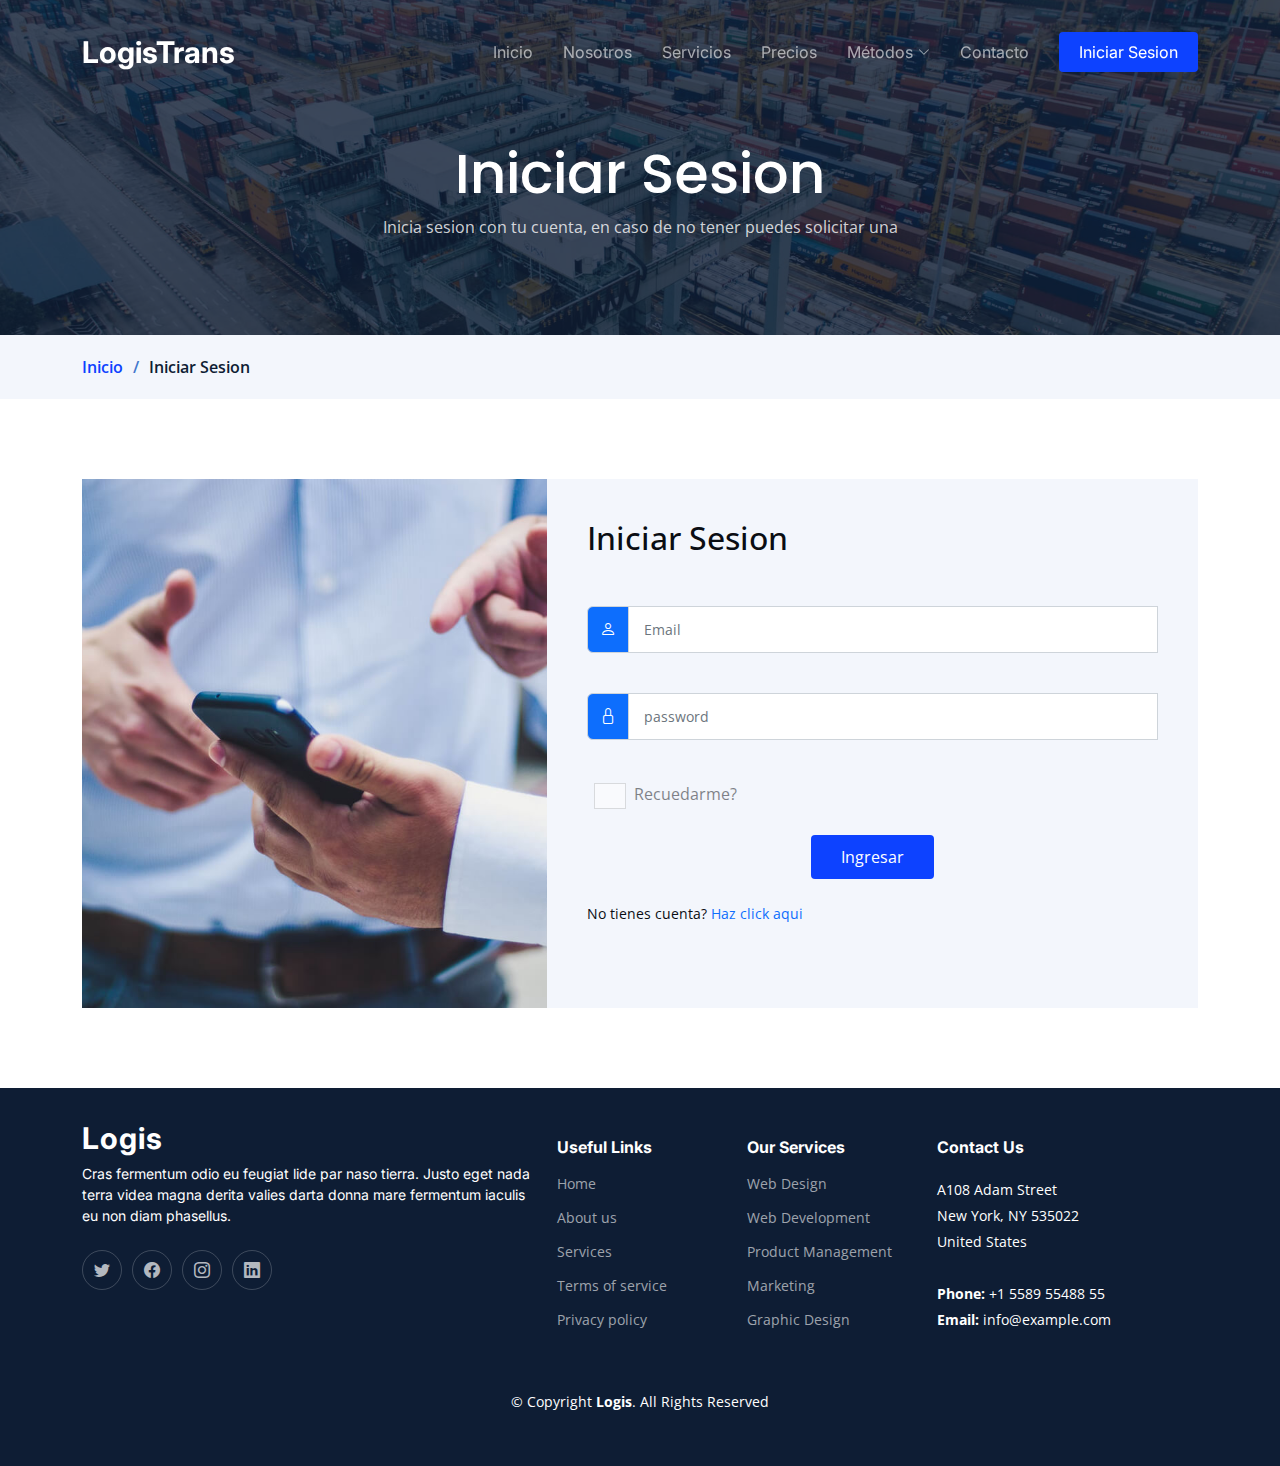
<file: login-register.html>
<!DOCTYPE html>
<html lang="es">

<head>
  <meta charset="utf-8">
  <meta content="width=device-width, initial-scale=1.0" name="viewport">

  <title>LogisTans un transporte seguro</title>
  <meta content="" name="description">
  <meta content="" name="keywords">

  <!-- Favicons -->
  <link href="assets/img/favicon.png" rel="icon">
  <link href="assets/img/apple-touch-icon.png" rel="apple-touch-icon">

  <!-- Google Fonts -->
  <link rel="preconnect" href="https://fonts.googleapis.com">
  <link rel="preconnect" href="https://fonts.gstatic.com" crossorigin>
  <link href="https://fonts.googleapis.com/css2?family=Open+Sans:ital,wght@0,300;0,400;0,500;0,600;0,700;1,300;1,400;1,600;1,700&family=Poppins:ital,wght@0,300;0,400;0,500;0,600;0,700;1,300;1,400;1,500;1,600;1,700&family=Inter:ital,wght@0,300;0,400;0,500;0,600;0,700;1,300;1,400;1,500;1,600;1,700&display=swap" rel="stylesheet">

  <!-- Vendor CSS Files -->
  <link href="assets/vendor/bootstrap/css/bootstrap.min.css" rel="stylesheet">
  <link href="assets/vendor/bootstrap-icons/bootstrap-icons.css" rel="stylesheet">
  <link href="assets/vendor/fontawesome-free/css/all.min.css" rel="stylesheet">
  <link href="assets/vendor/glightbox/css/glightbox.min.css" rel="stylesheet">
  <link href="assets/vendor/swiper/swiper-bundle.min.css" rel="stylesheet">
  <link href="assets/vendor/aos/aos.css" rel="stylesheet">

  <!-- Template Main CSS File -->
  <link href="assets/css/main.css" rel="stylesheet">

  <!-- =======================================================
  * Template Name: Logis - v1.1.0
  * Template URL: https://bootstrapmade.com/logis-bootstrap-logistics-website-template/
  * Author: BootstrapMade.com
  * License: https://bootstrapmade.com/license/
  ======================================================== -->
</head>

<body>

  <!-- ======= Header ======= -->
  <header id="header" class="header d-flex align-items-center fixed-top">
    <div class="container-fluid container-xl d-flex align-items-center justify-content-between">

      <a href="index.html" class="logo d-flex align-items-center">
        <!-- Uncomment the line below if you also wish to use an image logo -->
        <!-- <img src="assets/img/logo.png" alt=""> -->
        <h1>LogisTrans</h1>
      </a>

      <i class="mobile-nav-toggle mobile-nav-show bi bi-list"></i>
      <i class="mobile-nav-toggle mobile-nav-hide d-none bi bi-x"></i>
      <nav id="navbar" class="navbar">
        <ul>
          <li><a href="index.html">Inicio</a></li>
          <li><a href="about.html">Nosotros</a></li>
          <li><a href="services.html">Servicios</a></li>
          <li><a href="pricing.html">Precios</a></li>
          <li class="dropdown"><a href="#"><span>Métodos</span> <i class="bi bi-chevron-down dropdown-indicator"></i></a>
            <ul>
              <li><a href="#">Drop Down 1</a></li>
              <!--              <li class="dropdown"><a href="#"><span>Deep Drop Down</span> <i class="bi bi-chevron-down dropdown-indicator"></i></a> 
                <ul>
                  <li><a href="#">Deep Drop Down 1</a></li>
                  <li><a href="#">Deep Drop Down 2</a></li>
                  <li><a href="#">Deep Drop Down 3</a></li>
                  <li><a href="#">Deep Drop Down 4</a></li>
                  <li><a href="#">Deep Drop Down 5</a></li>
                </ul> -->
              </li>
              <li><a href="#">Solicitar Transportista</a></li>
              <li><a href="#">Solicitar Mercancia</a></li>
              
            </ul>
          </li>
          <li><a href="contact.html">Contacto</a></li>
          <li><a class="get-a-quote" href="get-a-quote.html">Iniciar Sesion</a></li>
        </ul>
      </nav><!-- .navbar -->

    </div>
  </header><!-- End Header -->
  <!-- End Header -->

  <main id="main">

    <!-- ======= Breadcrumbs (Header) ======= -->
    <div class="breadcrumbs">
      <div class="page-header d-flex align-items-center" style="background-image: url('assets/img/page-header.jpg');">
        <div class="container">
          <div class="row d-flex justify-content-center position-relative">
            <div class="col-lg-6 text-center">
              <h2>Iniciar Sesion</h2>
              <p>Inicia sesion con tu cuenta, en caso de no tener puedes solicitar una</p>
            </div>
          </div>
        </div>
      </div>
      <nav>
        <div class="container">
          <ol>
            <li><a href="index.html">Inicio</a></li>
            <li>Iniciar Sesion</li>
          </ol>
        </div>
      </nav>
    </div><!-- End Breadcrumbs -->

    <!-- ======= Get a Quote Section ======= -->
    <section id="get-a-quote" class="get-a-quote">
      <div class="container" data-aos="fade-up">
        <div class="row g-0 position-relative log-reg-containers">
          <div class="col-lg-5 quote-bg" style="background-image: url(assets/img/quote-bg.jpg);"></div>
          <div class="col-lg-7 form-login" id="rl"><!-- Login form -->
            <form action="forms/quote.php" method="post" class="php-email-form">
              <div class="h2 mb-5">Iniciar Sesion</div>
              <div class="row gy-4">
                <div class="input-group mb-3">
                  <span class="input-group-text text-bg-primary" id="basic-addon1"><i class="bi bi-person"></i></span>
                  <input type="email" class="form-control" placeholder="Email" id="emailL">
                </div>
                <div class="input-group mb-3">
                  <span class="input-group-text text-bg-primary" id="basic-addon1"><i class="bi bi-lock"></i></span>
                  <input type="password" class="form-control" placeholder="password" id="passwordL">
                </div>                    
                
                <div class="form-check d-flex align-items-center mx-3">
                  <input class="form-check-input" type="checkbox" value="" id="remember-me" disabled>
                  <label class="form-check-label mx-2" for="remember-me">
                    Recuedarme?
                  </label>
                </div>                
        
                <div class="col-md-12 text-center">
                  <button class="btn btn-primary  "type="submit" value="login">Ingresar</button>
                </div>

                <p>No tienes cuenta? <a href="#get-a-quote" class="link-primary link-login">Haz click aqui</a></p>

                
                <div class="col-md-12 text-center">
                  <div class="loading">Loading</div>
                  <div class="error-message"></div>
                  <div class="sent-message">Your quote request has been sent successfully. Thank you!</div>
                </div>

              </div>
            </form>
          </div><!-- End Login Form -->
          <div class="col-lg-7 form-register position-absolute bottom-0 end-0 invisible"><!--RegisterForm-->
            <form action="forms/quote.php" method="post" class="php-email-form">
              <div class="h5 pb-2">Registrarse</div>
              <div class="input-group mb-3">
                <span class="input-group-text text-bg-primary" id="basic-addon1"><i class="bi bi-person-lines-fill"></i></span>
                <input type="text" class="form-control" placeholder="Nombre Completo" id="user_nameL">
              </div>
              <div class="input-group mb-3">
                <span class="input-group-text text-bg-primary" id="basic-addon1"><i class="bi bi-envelope"></i></span>
                <input type="text" class="form-control" placeholder="Correo Electronico" id="user_emailL">
              </div>
              <div class="row">
                <div class="col-md input-group mb-3">
                  <span class="input-group-text text-bg-primary" id="basic-addon1"><i class="bi bi-telephone"></i></span>
                  <input type="tel" class="form-control" placeholder="Numero de telefono" id="user_phoneL">
                </div>
                <div class="col input-group mb-3">
                  <label class="input-group-text text-bg-primary" for="tipo_cuentaL"><i class="bi bi-truck"></i></label>
                  <select class="form-select" id="tipo_cuentaL">
                    <option selected>Tipo de cuenta</option>
                    <option value="1">Empresa</option>
                    <option value="2">Operario</option>
                  </select>
                </div>
              </div>
              <div class="input-group mb-3">
                <span class="input-group-text text-bg-primary" id="basic-addon1"><i class="bi bi-file-lock"></i></span>
                <input type="tel" class="form-control" placeholder="Contraseña" id="passwordL">
              </div>
              <div class="input-group mb-3">
                <span class="input-group-text text-bg-primary" id="basic-addon1"><i class="bi bi-file-lock-fill"></i></span>
                <input type="tel" class="form-control" placeholder="Confirmar Contraseña" id="passwordconfirmL">
              </div>
              <div class="row align-items-center mt-5">
                <div class="col">
                  <div class="col-md-12 text-center">
                    <button class="btn btn-primary  "type="submit" value="login">Ingresar</button>
                  </div>
                </div>
                <div class="col mt-3">
                  <p>No tienes cuenta? <a href="#get-a-quote" class="link-primary link-register">Haz click aqui</a></p>  
                </div>    
              </div>           
            </form>
          </div>

        </div>

      </div>
    </section><!-- End Get a Quote Section -->

  </main><!-- End #main -->
  <!-- ======= Footer ======= -->
  <footer id="footer" class="footer">

    <div class="container">
      <div class="row gy-4">
        <div class="col-lg-5 col-md-12 footer-info">
          <a href="index.html" class="logo d-flex align-items-center">
            <span>Logis</span>
          </a>
          <p>Cras fermentum odio eu feugiat lide par naso tierra. Justo eget nada terra videa magna derita valies darta donna mare fermentum iaculis eu non diam phasellus.</p>
          <div class="social-links d-flex mt-4">
            <a href="#" class="twitter"><i class="bi bi-twitter"></i></a>
            <a href="#" class="facebook"><i class="bi bi-facebook"></i></a>
            <a href="#" class="instagram"><i class="bi bi-instagram"></i></a>
            <a href="#" class="linkedin"><i class="bi bi-linkedin"></i></a>
          </div>
        </div>

        <div class="col-lg-2 col-6 footer-links">
          <h4>Useful Links</h4>
          <ul>
            <li><a href="#">Home</a></li>
            <li><a href="#">About us</a></li>
            <li><a href="#">Services</a></li>
            <li><a href="#">Terms of service</a></li>
            <li><a href="#">Privacy policy</a></li>
          </ul>
        </div>

        <div class="col-lg-2 col-6 footer-links">
          <h4>Our Services</h4>
          <ul>
            <li><a href="#">Web Design</a></li>
            <li><a href="#">Web Development</a></li>
            <li><a href="#">Product Management</a></li>
            <li><a href="#">Marketing</a></li>
            <li><a href="#">Graphic Design</a></li>
          </ul>
        </div>

        <div class="col-lg-3 col-md-12 footer-contact text-center text-md-start">
          <h4>Contact Us</h4>
          <p>
            A108 Adam Street <br>
            New York, NY 535022<br>
            United States <br><br>
            <strong>Phone:</strong> +1 5589 55488 55<br>
            <strong>Email:</strong> info@example.com<br>
          </p>

        </div>

      </div>
    </div>

    <div class="container mt-4">
      <div class="copyright">
        &copy; Copyright <strong><span>Logis</span></strong>. All Rights Reserved
      </div>
      <div class="credits">
        <!-- All the links in the footer should remain intact. -->
        <!-- You can delete the links only if you purchased the pro version. -->
        <!-- Licensing information: https://bootstrapmade.com/license/ -->
        <!-- Purchase the pro version with working PHP/AJAX contact form: https://bootstrapmade.com/logis-bootstrap-logistics-website-template/ -->
        <!-- Designed by <a href="https://bootstrapmade.com/">BootstrapMade</a> -->
      </div>
    </div>

  </footer><!-- End Footer -->
  <!-- End Footer -->

  <a href="#" class="scroll-top d-flex align-items-center justify-content-center"><i class="bi bi-arrow-up-short"></i></a>

  <div id="preloader"></div>

  <!-- Vendor JS Files -->
  <script src="assets/vendor/bootstrap/js/bootstrap.bundle.min.js"></script>
  <script src="assets/vendor/purecounter/purecounter_vanilla.js"></script>
  <script src="assets/vendor/glightbox/js/glightbox.min.js"></script>
  <script src="assets/vendor/swiper/swiper-bundle.min.js"></script>
  <script src="assets/vendor/aos/aos.js"></script>
  <script src="assets/vendor/php-email-form/validate.js"></script>

  <!-- Template Main JS File -->
  <script src="assets/js/main.js"></script>

</body>

</html>
</file>
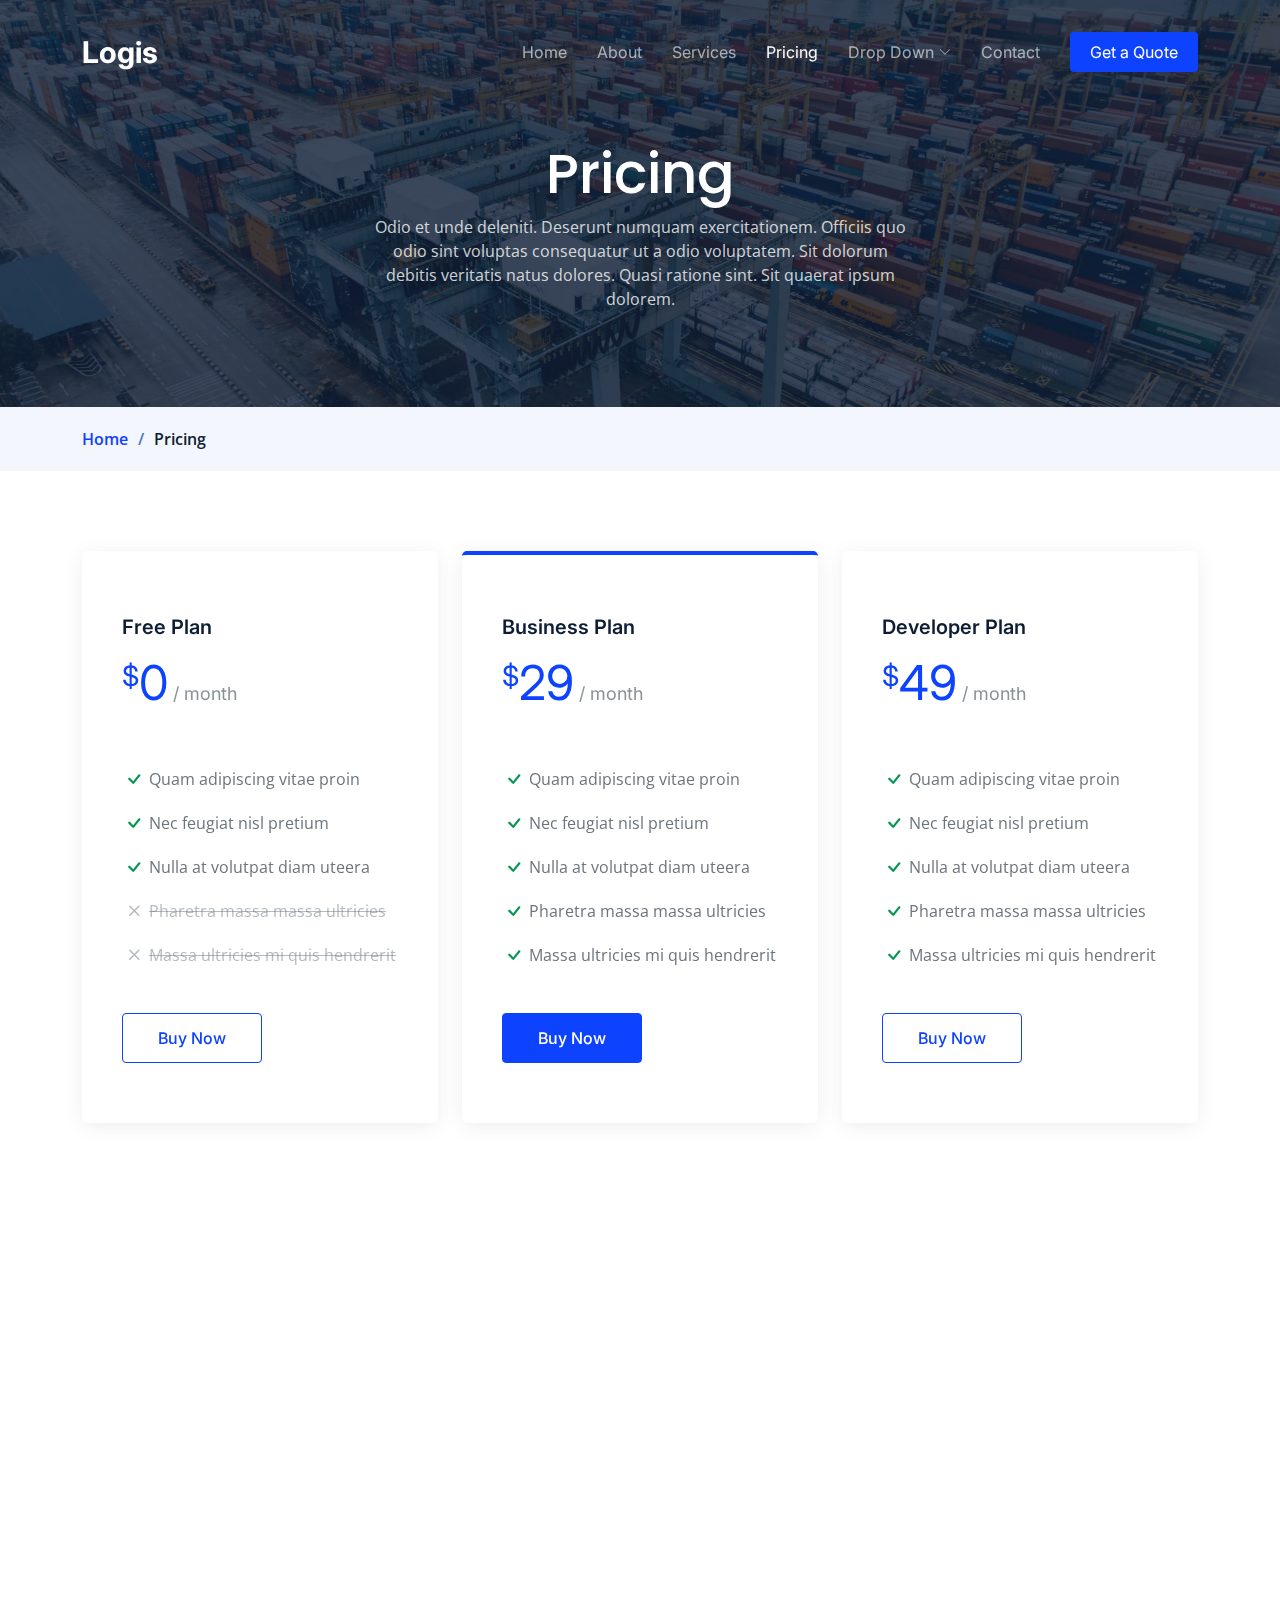
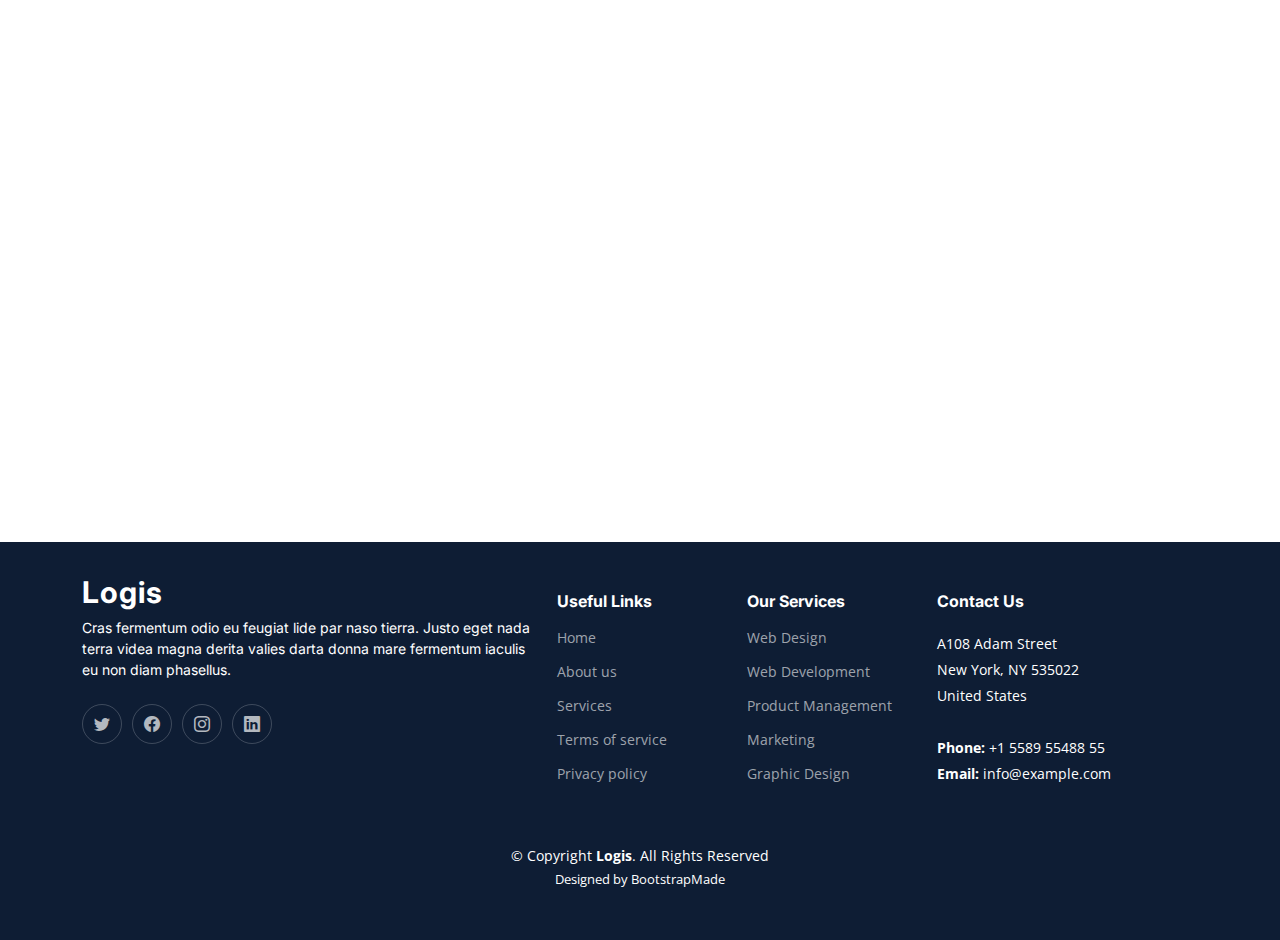
<file: pricing.html>
<!DOCTYPE html>
<html lang="en">

<head>
  <meta charset="utf-8">
  <meta content="width=device-width, initial-scale=1.0" name="viewport">

  <title>Logis Bootstrap Template - Pricing</title>
  <meta content="" name="description">
  <meta content="" name="keywords">

  <!-- Favicons -->
  <link href="assets/img/favicon.png" rel="icon">
  <link href="assets/img/apple-touch-icon.png" rel="apple-touch-icon">

  <!-- Google Fonts -->
  <link rel="preconnect" href="https://fonts.googleapis.com">
  <link rel="preconnect" href="https://fonts.gstatic.com" crossorigin>
  <link href="https://fonts.googleapis.com/css2?family=Open+Sans:ital,wght@0,300;0,400;0,500;0,600;0,700;1,300;1,400;1,600;1,700&family=Poppins:ital,wght@0,300;0,400;0,500;0,600;0,700;1,300;1,400;1,500;1,600;1,700&family=Inter:ital,wght@0,300;0,400;0,500;0,600;0,700;1,300;1,400;1,500;1,600;1,700&display=swap" rel="stylesheet">

  <!-- Vendor CSS Files -->
  <link href="assets/vendor/bootstrap/css/bootstrap.min.css" rel="stylesheet">
  <link href="assets/vendor/bootstrap-icons/bootstrap-icons.css" rel="stylesheet">
  <link href="assets/vendor/fontawesome-free/css/all.min.css" rel="stylesheet">
  <link href="assets/vendor/glightbox/css/glightbox.min.css" rel="stylesheet">
  <link href="assets/vendor/swiper/swiper-bundle.min.css" rel="stylesheet">
  <link href="assets/vendor/aos/aos.css" rel="stylesheet">

  <!-- Template Main CSS File -->
  <link href="assets/css/main.css" rel="stylesheet">

  <!-- =======================================================
  * Template Name: Logis - v1.1.0
  * Template URL: https://bootstrapmade.com/logis-bootstrap-logistics-website-template/
  * Author: BootstrapMade.com
  * License: https://bootstrapmade.com/license/
  ======================================================== -->
</head>

<body>

  <!-- ======= Header ======= -->
  <header id="header" class="header d-flex align-items-center fixed-top">
    <div class="container-fluid container-xl d-flex align-items-center justify-content-between">

      <a href="index.html" class="logo d-flex align-items-center">
        <!-- Uncomment the line below if you also wish to use an image logo -->
        <!-- <img src="assets/img/logo.png" alt=""> -->
        <h1>Logis</h1>
      </a>

      <i class="mobile-nav-toggle mobile-nav-show bi bi-list"></i>
      <i class="mobile-nav-toggle mobile-nav-hide d-none bi bi-x"></i>
      <nav id="navbar" class="navbar">
        <ul>
          <li><a href="index.html">Home</a></li>
          <li><a href="about.html">About</a></li>
          <li><a href="services.html">Services</a></li>
          <li><a href="pricing.html" class="active">Pricing</a></li>
          <li class="dropdown"><a href="#"><span>Drop Down</span> <i class="bi bi-chevron-down dropdown-indicator"></i></a>
            <ul>
              <li><a href="#">Drop Down 1</a></li>
              <li class="dropdown"><a href="#"><span>Deep Drop Down</span> <i class="bi bi-chevron-down dropdown-indicator"></i></a>
                <ul>
                  <li><a href="#">Deep Drop Down 1</a></li>
                  <li><a href="#">Deep Drop Down 2</a></li>
                  <li><a href="#">Deep Drop Down 3</a></li>
                  <li><a href="#">Deep Drop Down 4</a></li>
                  <li><a href="#">Deep Drop Down 5</a></li>
                </ul>
              </li>
              <li><a href="#">Drop Down 2</a></li>
              <li><a href="#">Drop Down 3</a></li>
              <li><a href="#">Drop Down 4</a></li>
            </ul>
          </li>
          <li><a href="contact.html">Contact</a></li>
          <li><a class="get-a-quote" href="get-a-quote.html">Get a Quote</a></li>
        </ul>
      </nav><!-- .navbar -->

    </div>
  </header><!-- End Header -->
  <!-- End Header -->

  <main id="main">

    <!-- ======= Breadcrumbs ======= -->
    <div class="breadcrumbs">
      <div class="page-header d-flex align-items-center" style="background-image: url('assets/img/page-header.jpg');">
        <div class="container position-relative">
          <div class="row d-flex justify-content-center">
            <div class="col-lg-6 text-center">
              <h2>Pricing</h2>
              <p>Odio et unde deleniti. Deserunt numquam exercitationem. Officiis quo odio sint voluptas consequatur ut a odio voluptatem. Sit dolorum debitis veritatis natus dolores. Quasi ratione sint. Sit quaerat ipsum dolorem.</p>
            </div>
          </div>
        </div>
      </div>
      <nav>
        <div class="container">
          <ol>
            <li><a href="index.html">Home</a></li>
            <li>Pricing</li>
          </ol>
        </div>
      </nav>
    </div><!-- End Breadcrumbs -->

    <!-- ======= Pricing Section ======= -->
    <section id="pricing" class="pricing">
      <div class="container" data-aos="fade-up">

        <div class="row gy-4">

          <div class="col-lg-4" data-aos="fade-up" data-aos-delay="100">
            <div class="pricing-item">
              <h3>Free Plan</h3>
              <h4><sup>$</sup>0<span> / month</span></h4>
              <ul>
                <li><i class="bi bi-check"></i> Quam adipiscing vitae proin</li>
                <li><i class="bi bi-check"></i> Nec feugiat nisl pretium</li>
                <li><i class="bi bi-check"></i> Nulla at volutpat diam uteera</li>
                <li class="na"><i class="bi bi-x"></i> <span>Pharetra massa massa ultricies</span></li>
                <li class="na"><i class="bi bi-x"></i> <span>Massa ultricies mi quis hendrerit</span></li>
              </ul>
              <a href="#" class="buy-btn">Buy Now</a>
            </div>
          </div><!-- End Pricing Item -->

          <div class="col-lg-4" data-aos="fade-up" data-aos-delay="200">
            <div class="pricing-item featured">
              <h3>Business Plan</h3>
              <h4><sup>$</sup>29<span> / month</span></h4>
              <ul>
                <li><i class="bi bi-check"></i> Quam adipiscing vitae proin</li>
                <li><i class="bi bi-check"></i> Nec feugiat nisl pretium</li>
                <li><i class="bi bi-check"></i> Nulla at volutpat diam uteera</li>
                <li><i class="bi bi-check"></i> Pharetra massa massa ultricies</li>
                <li><i class="bi bi-check"></i> Massa ultricies mi quis hendrerit</li>
              </ul>
              <a href="#" class="buy-btn">Buy Now</a>
            </div>
          </div><!-- End Pricing Item -->

          <div class="col-lg-4" data-aos="fade-up" data-aos-delay="300">
            <div class="pricing-item">
              <h3>Developer Plan</h3>
              <h4><sup>$</sup>49<span> / month</span></h4>
              <ul>
                <li><i class="bi bi-check"></i> Quam adipiscing vitae proin</li>
                <li><i class="bi bi-check"></i> Nec feugiat nisl pretium</li>
                <li><i class="bi bi-check"></i> Nulla at volutpat diam uteera</li>
                <li><i class="bi bi-check"></i> Pharetra massa massa ultricies</li>
                <li><i class="bi bi-check"></i> Massa ultricies mi quis hendrerit</li>
              </ul>
              <a href="#" class="buy-btn">Buy Now</a>
            </div>
          </div><!-- End Pricing Item -->

        </div>

      </div>
    </section><!-- End Pricing Section -->

    <!-- ======= Horizontal Pricing Section ======= -->
    <section id="horizontal-pricing" class="horizontal-pricing pt-0">
      <div class="container" data-aos="fade-up">

        <div class="section-header">
          <span>Horizontal Pricing</span>
          <h2>Horizontal Pricing</h2>

        </div>

        <div class="row gy-4 pricing-item" data-aos="fade-up" data-aos-delay="100">
          <div class="col-lg-3 d-flex align-items-center justify-content-center">
            <h3>Free Plan</h3>
          </div>
          <div class="col-lg-3 d-flex align-items-center justify-content-center">
            <h4><sup>$</sup>0<span> / month</span></h4>
          </div>
          <div class="col-lg-3 d-flex align-items-center justify-content-center">
            <ul>
              <li><i class="bi bi-check"></i> Quam adipiscing vitae proin</li>
              <li><i class="bi bi-check"></i> Nulla at volutpat diam uteera</li>
              <li class="na"><i class="bi bi-x"></i> <span>Pharetra massa massa ultricies</span></li>
            </ul>
          </div>
          <div class="col-lg-3 d-flex align-items-center justify-content-center">
            <div class="text-center"><a href="#" class="buy-btn">Buy Now</a></div>
          </div>
        </div><!-- End Pricing Item -->

        <div class="row gy-4 pricing-item featured mt-4" data-aos="fade-up" data-aos-delay="200">
          <div class="col-lg-3 d-flex align-items-center justify-content-center">
            <h3>Business Plan</h3>
          </div>
          <div class="col-lg-3 d-flex align-items-center justify-content-center">
            <h4><sup>$</sup>29<span> / month</span></h4>
          </div>
          <div class="col-lg-3 d-flex align-items-center justify-content-center">
            <ul>
              <li><i class="bi bi-check"></i> Quam adipiscing vitae proin</li>
              <li><i class="bi bi-check"></i> <strong>Nec feugiat nisl pretium</strong></li>
              <li><i class="bi bi-check"></i> Nulla at volutpat diam uteera</li>
            </ul>
          </div>
          <div class="col-lg-3 d-flex align-items-center justify-content-center">
            <div class="text-center"><a href="#" class="buy-btn">Buy Now</a></div>
          </div>
        </div><!-- End Pricing Item -->

        <div class="row gy-4 pricing-item mt-4" data-aos="fade-up" data-aos-delay="300">
          <div class="col-lg-3 d-flex align-items-center justify-content-center">
            <h3>Developer Plan</h3>
          </div>
          <div class="col-lg-3 d-flex align-items-center justify-content-center">
            <h4><sup>$</sup>49<span> / month</span></h4>
          </div>
          <div class="col-lg-3 d-flex align-items-center justify-content-center">
            <ul>
              <li><i class="bi bi-check"></i> Quam adipiscing vitae proin</li>
              <li><i class="bi bi-check"></i> Nec feugiat nisl pretium</li>
              <li><i class="bi bi-check"></i> Nulla at volutpat diam uteera</li>
            </ul>
          </div>
          <div class="col-lg-3 d-flex align-items-center justify-content-center">
            <div class="text-center"><a href="#" class="buy-btn">Buy Now</a></div>
          </div>
        </div><!-- End Pricing Item -->

      </div>
    </section><!-- End Horizontal Pricing Section -->

  </main><!-- End #main -->

  <!-- ======= Footer ======= -->
  <footer id="footer" class="footer">

    <div class="container">
      <div class="row gy-4">
        <div class="col-lg-5 col-md-12 footer-info">
          <a href="index.html" class="logo d-flex align-items-center">
            <span>Logis</span>
          </a>
          <p>Cras fermentum odio eu feugiat lide par naso tierra. Justo eget nada terra videa magna derita valies darta donna mare fermentum iaculis eu non diam phasellus.</p>
          <div class="social-links d-flex mt-4">
            <a href="#" class="twitter"><i class="bi bi-twitter"></i></a>
            <a href="#" class="facebook"><i class="bi bi-facebook"></i></a>
            <a href="#" class="instagram"><i class="bi bi-instagram"></i></a>
            <a href="#" class="linkedin"><i class="bi bi-linkedin"></i></a>
          </div>
        </div>

        <div class="col-lg-2 col-6 footer-links">
          <h4>Useful Links</h4>
          <ul>
            <li><a href="#">Home</a></li>
            <li><a href="#">About us</a></li>
            <li><a href="#">Services</a></li>
            <li><a href="#">Terms of service</a></li>
            <li><a href="#">Privacy policy</a></li>
          </ul>
        </div>

        <div class="col-lg-2 col-6 footer-links">
          <h4>Our Services</h4>
          <ul>
            <li><a href="#">Web Design</a></li>
            <li><a href="#">Web Development</a></li>
            <li><a href="#">Product Management</a></li>
            <li><a href="#">Marketing</a></li>
            <li><a href="#">Graphic Design</a></li>
          </ul>
        </div>

        <div class="col-lg-3 col-md-12 footer-contact text-center text-md-start">
          <h4>Contact Us</h4>
          <p>
            A108 Adam Street <br>
            New York, NY 535022<br>
            United States <br><br>
            <strong>Phone:</strong> +1 5589 55488 55<br>
            <strong>Email:</strong> info@example.com<br>
          </p>

        </div>

      </div>
    </div>

    <div class="container mt-4">
      <div class="copyright">
        &copy; Copyright <strong><span>Logis</span></strong>. All Rights Reserved
      </div>
      <div class="credits">
        <!-- All the links in the footer should remain intact. -->
        <!-- You can delete the links only if you purchased the pro version. -->
        <!-- Licensing information: https://bootstrapmade.com/license/ -->
        <!-- Purchase the pro version with working PHP/AJAX contact form: https://bootstrapmade.com/logis-bootstrap-logistics-website-template/ -->
        Designed by <a href="https://bootstrapmade.com/">BootstrapMade</a>
      </div>
    </div>

  </footer><!-- End Footer -->
  <!-- End Footer -->

  <a href="#" class="scroll-top d-flex align-items-center justify-content-center"><i class="bi bi-arrow-up-short"></i></a>

  <div id="preloader"></div>

  <!-- Vendor JS Files -->
  <script src="assets/vendor/bootstrap/js/bootstrap.bundle.min.js"></script>
  <script src="assets/vendor/purecounter/purecounter_vanilla.js"></script>
  <script src="assets/vendor/glightbox/js/glightbox.min.js"></script>
  <script src="assets/vendor/swiper/swiper-bundle.min.js"></script>
  <script src="assets/vendor/aos/aos.js"></script>
  <script src="assets/vendor/php-email-form/validate.js"></script>

  <!-- Template Main JS File -->
  <script src="assets/js/main.js"></script>

</body>

</html>
</file>
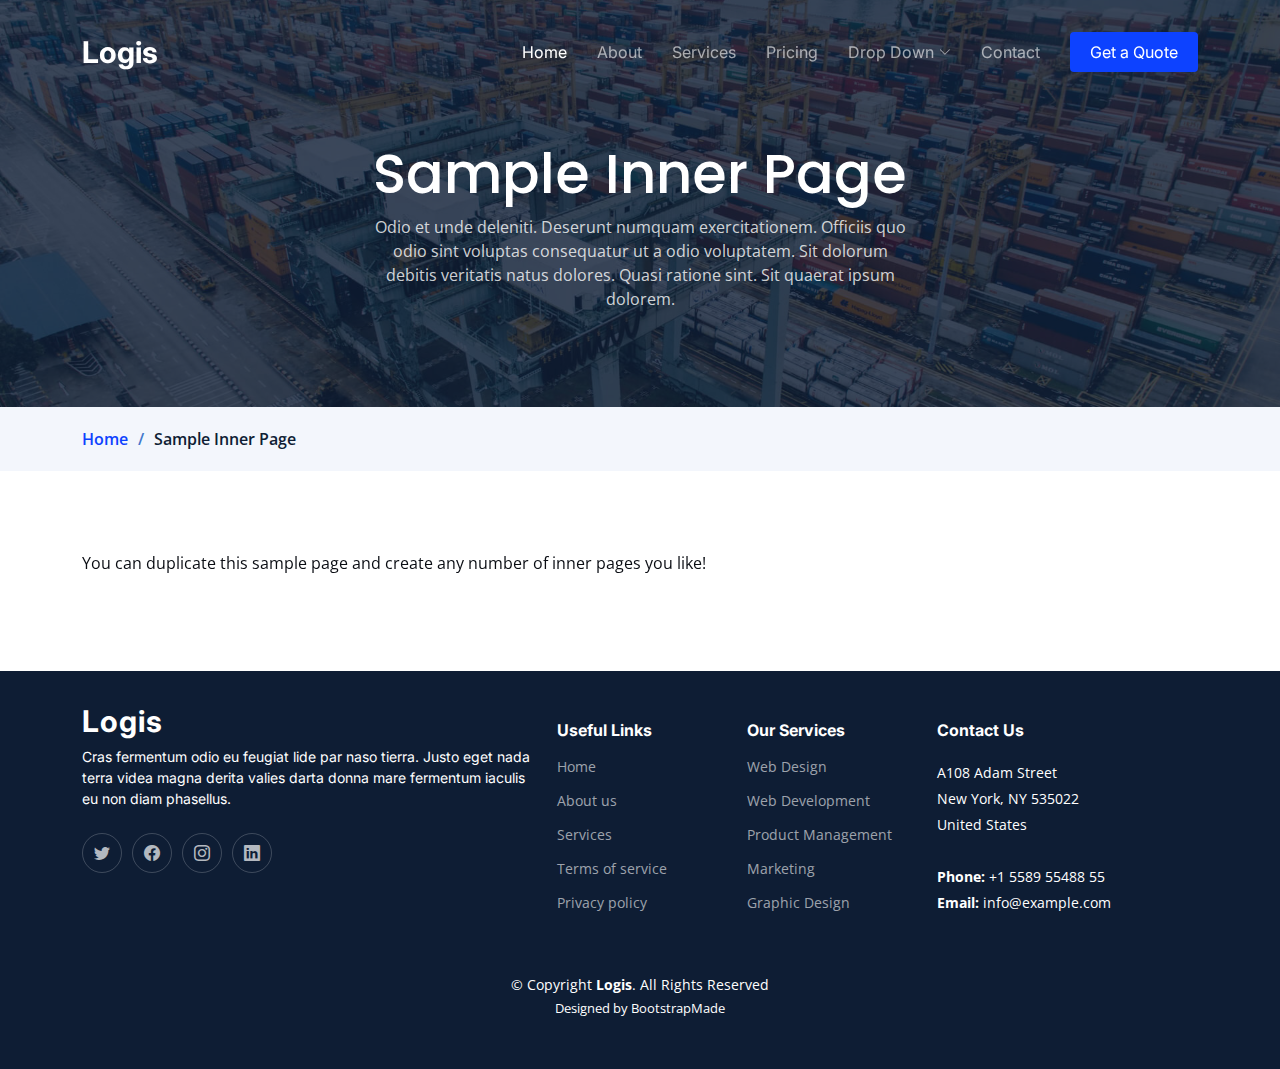
<file: sample-inner-page.html>
<!DOCTYPE html>
<html lang="en">

<head>
  <meta charset="utf-8">
  <meta content="width=device-width, initial-scale=1.0" name="viewport">

  <title>[Template] Sample Inner Page</title>
  <meta content="" name="description">
  <meta content="" name="keywords">

  <!-- Favicons -->
  <link href="assets/img/favicon.png" rel="icon">
  <link href="assets/img/apple-touch-icon.png" rel="apple-touch-icon">

  <!-- Google Fonts -->
  <link rel="preconnect" href="https://fonts.googleapis.com">
  <link rel="preconnect" href="https://fonts.gstatic.com" crossorigin>
  <link href="https://fonts.googleapis.com/css2?family=Open+Sans:ital,wght@0,300;0,400;0,500;0,600;0,700;1,300;1,400;1,600;1,700&family=Poppins:ital,wght@0,300;0,400;0,500;0,600;0,700;1,300;1,400;1,500;1,600;1,700&family=Inter:ital,wght@0,300;0,400;0,500;0,600;0,700;1,300;1,400;1,500;1,600;1,700&display=swap" rel="stylesheet">

  <!-- Vendor CSS Files -->
  <link href="assets/vendor/bootstrap/css/bootstrap.min.css" rel="stylesheet">
  <link href="assets/vendor/bootstrap-icons/bootstrap-icons.css" rel="stylesheet">
  <link href="assets/vendor/fontawesome-free/css/all.min.css" rel="stylesheet">
  <link href="assets/vendor/glightbox/css/glightbox.min.css" rel="stylesheet">
  <link href="assets/vendor/swiper/swiper-bundle.min.css" rel="stylesheet">
  <link href="assets/vendor/aos/aos.css" rel="stylesheet">

  <!-- Template Main CSS File -->
  <link href="assets/css/main.css" rel="stylesheet">

  <!-- =======================================================
  * Template Name: Logis - v1.1.0
  * Template URL: https://bootstrapmade.com/logis-bootstrap-logistics-website-template/
  * Author: BootstrapMade.com
  * License: https://bootstrapmade.com/license/
  ======================================================== -->
</head>

<body>

  <!-- ======= Header ======= -->
  <header id="header" class="header d-flex align-items-center fixed-top">
    <div class="container-fluid container-xl d-flex align-items-center justify-content-between">

      <a href="index.html" class="logo d-flex align-items-center">
        <!-- Uncomment the line below if you also wish to use an image logo -->
        <!-- <img src="assets/img/logo.png" alt=""> -->
        <h1>Logis</h1>
      </a>

      <i class="mobile-nav-toggle mobile-nav-show bi bi-list"></i>
      <i class="mobile-nav-toggle mobile-nav-hide d-none bi bi-x"></i>
      <nav id="navbar" class="navbar">
        <ul>
          <li><a href="index.html" class="active">Home</a></li>
          <li><a href="about.html">About</a></li>
          <li><a href="services.html">Services</a></li>
          <li><a href="pricing.html">Pricing</a></li>
          <li class="dropdown"><a href="#"><span>Drop Down</span> <i class="bi bi-chevron-down dropdown-indicator"></i></a>
            <ul>
              <li><a href="#">Drop Down 1</a></li>
              <li class="dropdown"><a href="#"><span>Deep Drop Down</span> <i class="bi bi-chevron-down dropdown-indicator"></i></a>
                <ul>
                  <li><a href="#">Deep Drop Down 1</a></li>
                  <li><a href="#">Deep Drop Down 2</a></li>
                  <li><a href="#">Deep Drop Down 3</a></li>
                  <li><a href="#">Deep Drop Down 4</a></li>
                  <li><a href="#">Deep Drop Down 5</a></li>
                </ul>
              </li>
              <li><a href="#">Drop Down 2</a></li>
              <li><a href="#">Drop Down 3</a></li>
              <li><a href="#">Drop Down 4</a></li>
            </ul>
          </li>
          <li><a href="contact.html">Contact</a></li>
          <li><a class="get-a-quote" href="get-a-quote.html">Get a Quote</a></li>
        </ul>
      </nav><!-- .navbar -->

    </div>
  </header><!-- End Header -->
  <!-- End Header -->

  <main id="main">

    <!-- ======= Breadcrumbs ======= -->
    <div class="breadcrumbs">
      <div class="page-header d-flex align-items-center" style="background-image: url('assets/img/page-header.jpg');">
        <div class="container position-relative">
          <div class="row d-flex justify-content-center">
            <div class="col-lg-6 text-center">
              <h2>Sample Inner Page</h2>
              <p>Odio et unde deleniti. Deserunt numquam exercitationem. Officiis quo odio sint voluptas consequatur ut a odio voluptatem. Sit dolorum debitis veritatis natus dolores. Quasi ratione sint. Sit quaerat ipsum dolorem.</p>
            </div>
          </div>
        </div>
      </div>
      <nav>
        <div class="container">
          <ol>
            <li><a href="index.html">Home</a></li>
            <li>Sample Inner Page</li>
          </ol>
        </div>
      </nav>
    </div><!-- End Breadcrumbs -->

    <section class="sample-page">
      <div class="container" data-aos="fade-up">
        <p>
          You can duplicate this sample page and create any number of inner pages you like!
        </p>
      </div>
    </section>

  </main><!-- End #main -->

  <!-- ======= Footer ======= -->
  <footer id="footer" class="footer">

    <div class="container">
      <div class="row gy-4">
        <div class="col-lg-5 col-md-12 footer-info">
          <a href="index.html" class="logo d-flex align-items-center">
            <span>Logis</span>
          </a>
          <p>Cras fermentum odio eu feugiat lide par naso tierra. Justo eget nada terra videa magna derita valies darta donna mare fermentum iaculis eu non diam phasellus.</p>
          <div class="social-links d-flex mt-4">
            <a href="#" class="twitter"><i class="bi bi-twitter"></i></a>
            <a href="#" class="facebook"><i class="bi bi-facebook"></i></a>
            <a href="#" class="instagram"><i class="bi bi-instagram"></i></a>
            <a href="#" class="linkedin"><i class="bi bi-linkedin"></i></a>
          </div>
        </div>

        <div class="col-lg-2 col-6 footer-links">
          <h4>Useful Links</h4>
          <ul>
            <li><a href="#">Home</a></li>
            <li><a href="#">About us</a></li>
            <li><a href="#">Services</a></li>
            <li><a href="#">Terms of service</a></li>
            <li><a href="#">Privacy policy</a></li>
          </ul>
        </div>

        <div class="col-lg-2 col-6 footer-links">
          <h4>Our Services</h4>
          <ul>
            <li><a href="#">Web Design</a></li>
            <li><a href="#">Web Development</a></li>
            <li><a href="#">Product Management</a></li>
            <li><a href="#">Marketing</a></li>
            <li><a href="#">Graphic Design</a></li>
          </ul>
        </div>

        <div class="col-lg-3 col-md-12 footer-contact text-center text-md-start">
          <h4>Contact Us</h4>
          <p>
            A108 Adam Street <br>
            New York, NY 535022<br>
            United States <br><br>
            <strong>Phone:</strong> +1 5589 55488 55<br>
            <strong>Email:</strong> info@example.com<br>
          </p>

        </div>

      </div>
    </div>

    <div class="container mt-4">
      <div class="copyright">
        &copy; Copyright <strong><span>Logis</span></strong>. All Rights Reserved
      </div>
      <div class="credits">
        <!-- All the links in the footer should remain intact. -->
        <!-- You can delete the links only if you purchased the pro version. -->
        <!-- Licensing information: https://bootstrapmade.com/license/ -->
        <!-- Purchase the pro version with working PHP/AJAX contact form: https://bootstrapmade.com/logis-bootstrap-logistics-website-template/ -->
        Designed by <a href="https://bootstrapmade.com/">BootstrapMade</a>
      </div>
    </div>

  </footer><!-- End Footer -->
  <!-- End Footer -->

  <a href="#" class="scroll-top d-flex align-items-center justify-content-center"><i class="bi bi-arrow-up-short"></i></a>

  <div id="preloader"></div>

  <!-- Vendor JS Files -->
  <script src="assets/vendor/bootstrap/js/bootstrap.bundle.min.js"></script>
  <script src="assets/vendor/purecounter/purecounter_vanilla.js"></script>
  <script src="assets/vendor/glightbox/js/glightbox.min.js"></script>
  <script src="assets/vendor/swiper/swiper-bundle.min.js"></script>
  <script src="assets/vendor/aos/aos.js"></script>
  <script src="assets/vendor/php-email-form/validate.js"></script>

  <!-- Template Main JS File -->
  <script src="assets/js/main.js"></script>

</body>

</html>
</file>
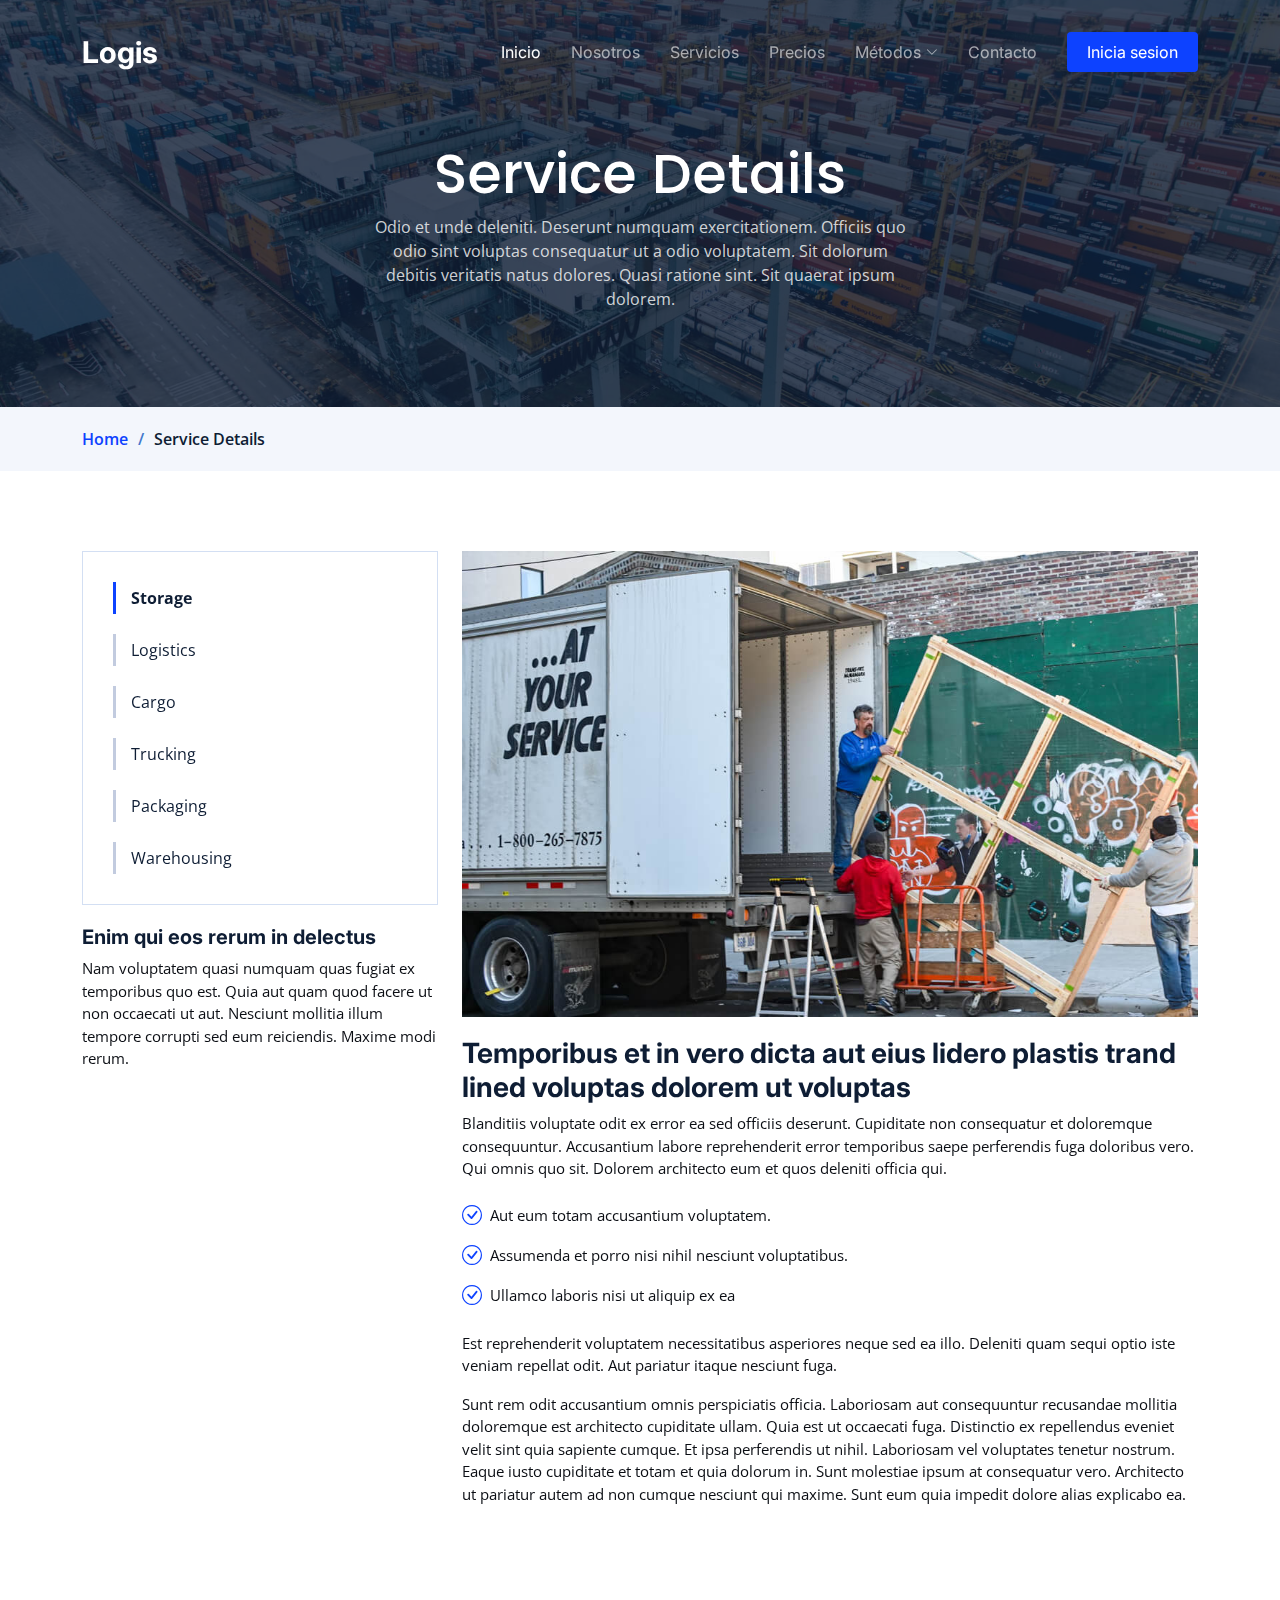
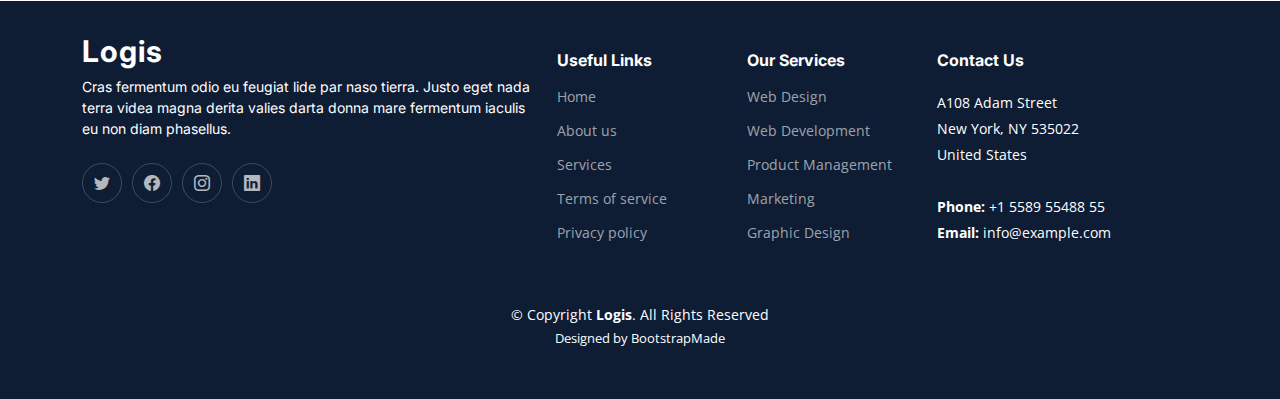
<file: service-details.html>
<!DOCTYPE html>
<html lang="en">

<head>
  <meta charset="utf-8">
  <meta content="width=device-width, initial-scale=1.0" name="viewport">

  <title>Logis Bootstrap Template - Service Details</title>
  <meta content="" name="description">
  <meta content="" name="keywords">

  <!-- Favicons -->
  <link href="assets/img/favicon.png" rel="icon">
  <link href="assets/img/apple-touch-icon.png" rel="apple-touch-icon">

  <!-- Google Fonts -->
  <link rel="preconnect" href="https://fonts.googleapis.com">
  <link rel="preconnect" href="https://fonts.gstatic.com" crossorigin>
  <link href="https://fonts.googleapis.com/css2?family=Open+Sans:ital,wght@0,300;0,400;0,500;0,600;0,700;1,300;1,400;1,600;1,700&family=Poppins:ital,wght@0,300;0,400;0,500;0,600;0,700;1,300;1,400;1,500;1,600;1,700&family=Inter:ital,wght@0,300;0,400;0,500;0,600;0,700;1,300;1,400;1,500;1,600;1,700&display=swap" rel="stylesheet">

  <!-- Vendor CSS Files -->
  <link href="assets/vendor/bootstrap/css/bootstrap.min.css" rel="stylesheet">
  <link href="assets/vendor/bootstrap-icons/bootstrap-icons.css" rel="stylesheet">
  <link href="assets/vendor/fontawesome-free/css/all.min.css" rel="stylesheet">
  <link href="assets/vendor/glightbox/css/glightbox.min.css" rel="stylesheet">
  <link href="assets/vendor/swiper/swiper-bundle.min.css" rel="stylesheet">
  <link href="assets/vendor/aos/aos.css" rel="stylesheet">

  <!-- Template Main CSS File -->
  <link href="assets/css/main.css" rel="stylesheet">

  <!-- =======================================================
  * Template Name: Logis - v1.1.0
  * Template URL: https://bootstrapmade.com/logis-bootstrap-logistics-website-template/
  * Author: BootstrapMade.com
  * License: https://bootstrapmade.com/license/
  ======================================================== -->
</head>

<body>

  <!-- ======= Header ======= -->
  <header id="header" class="header d-flex align-items-center fixed-top">
    <div class="container-fluid container-xl d-flex align-items-center justify-content-between">

      <a href="index.html" class="logo d-flex align-items-center">
        <!-- Uncomment the line below if you also wish to use an image logo -->
        <!-- <img src="assets/img/logo.png" alt=""> -->
        <h1>Logis</h1>
      </a>

      <i class="mobile-nav-toggle mobile-nav-show bi bi-list"></i>
      <i class="mobile-nav-toggle mobile-nav-hide d-none bi bi-x"></i>
      <nav id="navbar" class="navbar">
        <ul>
          <li><a href="index.html" class="active">Inicio</a></li>
          <li><a href="about.html">Nosotros</a></li>
          <li><a href="services.html">Servicios</a></li>
          <li><a href="pricing.html">Precios</a></li>
          <li class="dropdown"><a href="#"><span>Métodos</span> <i class="bi bi-chevron-down dropdown-indicator"></i></a>
            <ul>
              <li><a href="#">Drop Down 1</a></li>
              <!--              <li class="dropdown"><a href="#"><span>Deep Drop Down</span> <i class="bi bi-chevron-down dropdown-indicator"></i></a> 
                <ul>
                  <li><a href="#">Deep Drop Down 1</a></li>
                  <li><a href="#">Deep Drop Down 2</a></li>
                  <li><a href="#">Deep Drop Down 3</a></li>
                  <li><a href="#">Deep Drop Down 4</a></li>
                  <li><a href="#">Deep Drop Down 5</a></li>
                </ul> -->
              </li>
              <li><a href="#">Solicitar Transportista</a></li>
              <li><a href="#">Solicitar Mercancia</a></li>
              
            </ul>
          </li>
          <li><a href="contact.html">Contacto</a></li>
          <li><a class="get-a-quote" href="get-a-quote.html">Inicia sesion</a></li>
        </ul>
      </nav><!-- .navbar -->

    </div>
  </header><!-- End Header -->
  <!-- End Header -->

  <main id="main">

    <!-- ======= Breadcrumbs ======= -->
    <div class="breadcrumbs">
      <div class="page-header d-flex align-items-center" style="background-image: url('assets/img/page-header.jpg');">
        <div class="container position-relative">
          <div class="row d-flex justify-content-center">
            <div class="col-lg-6 text-center">
              <h2>Service Details</h2>
              <p>Odio et unde deleniti. Deserunt numquam exercitationem. Officiis quo odio sint voluptas consequatur ut a odio voluptatem. Sit dolorum debitis veritatis natus dolores. Quasi ratione sint. Sit quaerat ipsum dolorem.</p>
            </div>
          </div>
        </div>
      </div>
      <nav>
        <div class="container">
          <ol>
            <li><a href="index.html">Home</a></li>
            <li>Service Details</li>
          </ol>
        </div>
      </nav>
    </div><!-- End Breadcrumbs -->

    <!-- ======= Service Details Section ======= -->
    <section id="service-details" class="service-details">
      <div class="container" data-aos="fade-up">

        <div class="row gy-4">

          <div class="col-lg-4">
            <div class="services-list">
              <a href="#" class="active">Storage</a>
              <a href="#">Logistics</a>
              <a href="#">Cargo</a>
              <a href="#">Trucking</a>
              <a href="#">Packaging</a>
              <a href="#">Warehousing</a>
            </div>

            <h4>Enim qui eos rerum in delectus</h4>
            <p>Nam voluptatem quasi numquam quas fugiat ex temporibus quo est. Quia aut quam quod facere ut non occaecati ut aut. Nesciunt mollitia illum tempore corrupti sed eum reiciendis. Maxime modi rerum.</p>
          </div>

          <div class="col-lg-8">
            <img src="assets/img/service-details.jpg" alt="" class="img-fluid services-img">
            <h3>Temporibus et in vero dicta aut eius lidero plastis trand lined voluptas dolorem ut voluptas</h3>
            <p>
              Blanditiis voluptate odit ex error ea sed officiis deserunt. Cupiditate non consequatur et doloremque consequuntur. Accusantium labore reprehenderit error temporibus saepe perferendis fuga doloribus vero. Qui omnis quo sit. Dolorem architecto eum et quos deleniti officia qui.
            </p>
            <ul>
              <li><i class="bi bi-check-circle"></i> <span>Aut eum totam accusantium voluptatem.</span></li>
              <li><i class="bi bi-check-circle"></i> <span>Assumenda et porro nisi nihil nesciunt voluptatibus.</span></li>
              <li><i class="bi bi-check-circle"></i> <span>Ullamco laboris nisi ut aliquip ex ea</span></li>
            </ul>
            <p>
              Est reprehenderit voluptatem necessitatibus asperiores neque sed ea illo. Deleniti quam sequi optio iste veniam repellat odit. Aut pariatur itaque nesciunt fuga.
            </p>
            <p>
              Sunt rem odit accusantium omnis perspiciatis officia. Laboriosam aut consequuntur recusandae mollitia doloremque est architecto cupiditate ullam. Quia est ut occaecati fuga. Distinctio ex repellendus eveniet velit sint quia sapiente cumque. Et ipsa perferendis ut nihil. Laboriosam vel voluptates tenetur nostrum. Eaque iusto cupiditate et totam et quia dolorum in. Sunt molestiae ipsum at consequatur vero. Architecto ut pariatur autem ad non cumque nesciunt qui maxime. Sunt eum quia impedit dolore alias explicabo ea.
            </p>
          </div>

        </div>

      </div>
    </section><!-- End Service Details Section -->

  </main><!-- End #main -->

  <!-- ======= Footer ======= -->
  <footer id="footer" class="footer">

    <div class="container">
      <div class="row gy-4">
        <div class="col-lg-5 col-md-12 footer-info">
          <a href="index.html" class="logo d-flex align-items-center">
            <span>Logis</span>
          </a>
          <p>Cras fermentum odio eu feugiat lide par naso tierra. Justo eget nada terra videa magna derita valies darta donna mare fermentum iaculis eu non diam phasellus.</p>
          <div class="social-links d-flex mt-4">
            <a href="#" class="twitter"><i class="bi bi-twitter"></i></a>
            <a href="#" class="facebook"><i class="bi bi-facebook"></i></a>
            <a href="#" class="instagram"><i class="bi bi-instagram"></i></a>
            <a href="#" class="linkedin"><i class="bi bi-linkedin"></i></a>
          </div>
        </div>

        <div class="col-lg-2 col-6 footer-links">
          <h4>Useful Links</h4>
          <ul>
            <li><a href="#">Home</a></li>
            <li><a href="#">About us</a></li>
            <li><a href="#">Services</a></li>
            <li><a href="#">Terms of service</a></li>
            <li><a href="#">Privacy policy</a></li>
          </ul>
        </div>

        <div class="col-lg-2 col-6 footer-links">
          <h4>Our Services</h4>
          <ul>
            <li><a href="#">Web Design</a></li>
            <li><a href="#">Web Development</a></li>
            <li><a href="#">Product Management</a></li>
            <li><a href="#">Marketing</a></li>
            <li><a href="#">Graphic Design</a></li>
          </ul>
        </div>

        <div class="col-lg-3 col-md-12 footer-contact text-center text-md-start">
          <h4>Contact Us</h4>
          <p>
            A108 Adam Street <br>
            New York, NY 535022<br>
            United States <br><br>
            <strong>Phone:</strong> +1 5589 55488 55<br>
            <strong>Email:</strong> info@example.com<br>
          </p>

        </div>

      </div>
    </div>

    <div class="container mt-4">
      <div class="copyright">
        &copy; Copyright <strong><span>Logis</span></strong>. All Rights Reserved
      </div>
      <div class="credits">
        <!-- All the links in the footer should remain intact. -->
        <!-- You can delete the links only if you purchased the pro version. -->
        <!-- Licensing information: https://bootstrapmade.com/license/ -->
        <!-- Purchase the pro version with working PHP/AJAX contact form: https://bootstrapmade.com/logis-bootstrap-logistics-website-template/ -->
        Designed by <a href="https://bootstrapmade.com/">BootstrapMade</a>
      </div>
    </div>

  </footer><!-- End Footer -->
  <!-- End Footer -->

  <a href="#" class="scroll-top d-flex align-items-center justify-content-center"><i class="bi bi-arrow-up-short"></i></a>

  <div id="preloader"></div>

  <!-- Vendor JS Files -->
  <script src="assets/vendor/bootstrap/js/bootstrap.bundle.min.js"></script>
  <script src="assets/vendor/purecounter/purecounter_vanilla.js"></script>
  <script src="assets/vendor/glightbox/js/glightbox.min.js"></script>
  <script src="assets/vendor/swiper/swiper-bundle.min.js"></script>
  <script src="assets/vendor/aos/aos.js"></script>
  <script src="assets/vendor/php-email-form/validate.js"></script>

  <!-- Template Main JS File -->
  <script src="assets/js/main.js"></script>

</body>

</html>
</file>
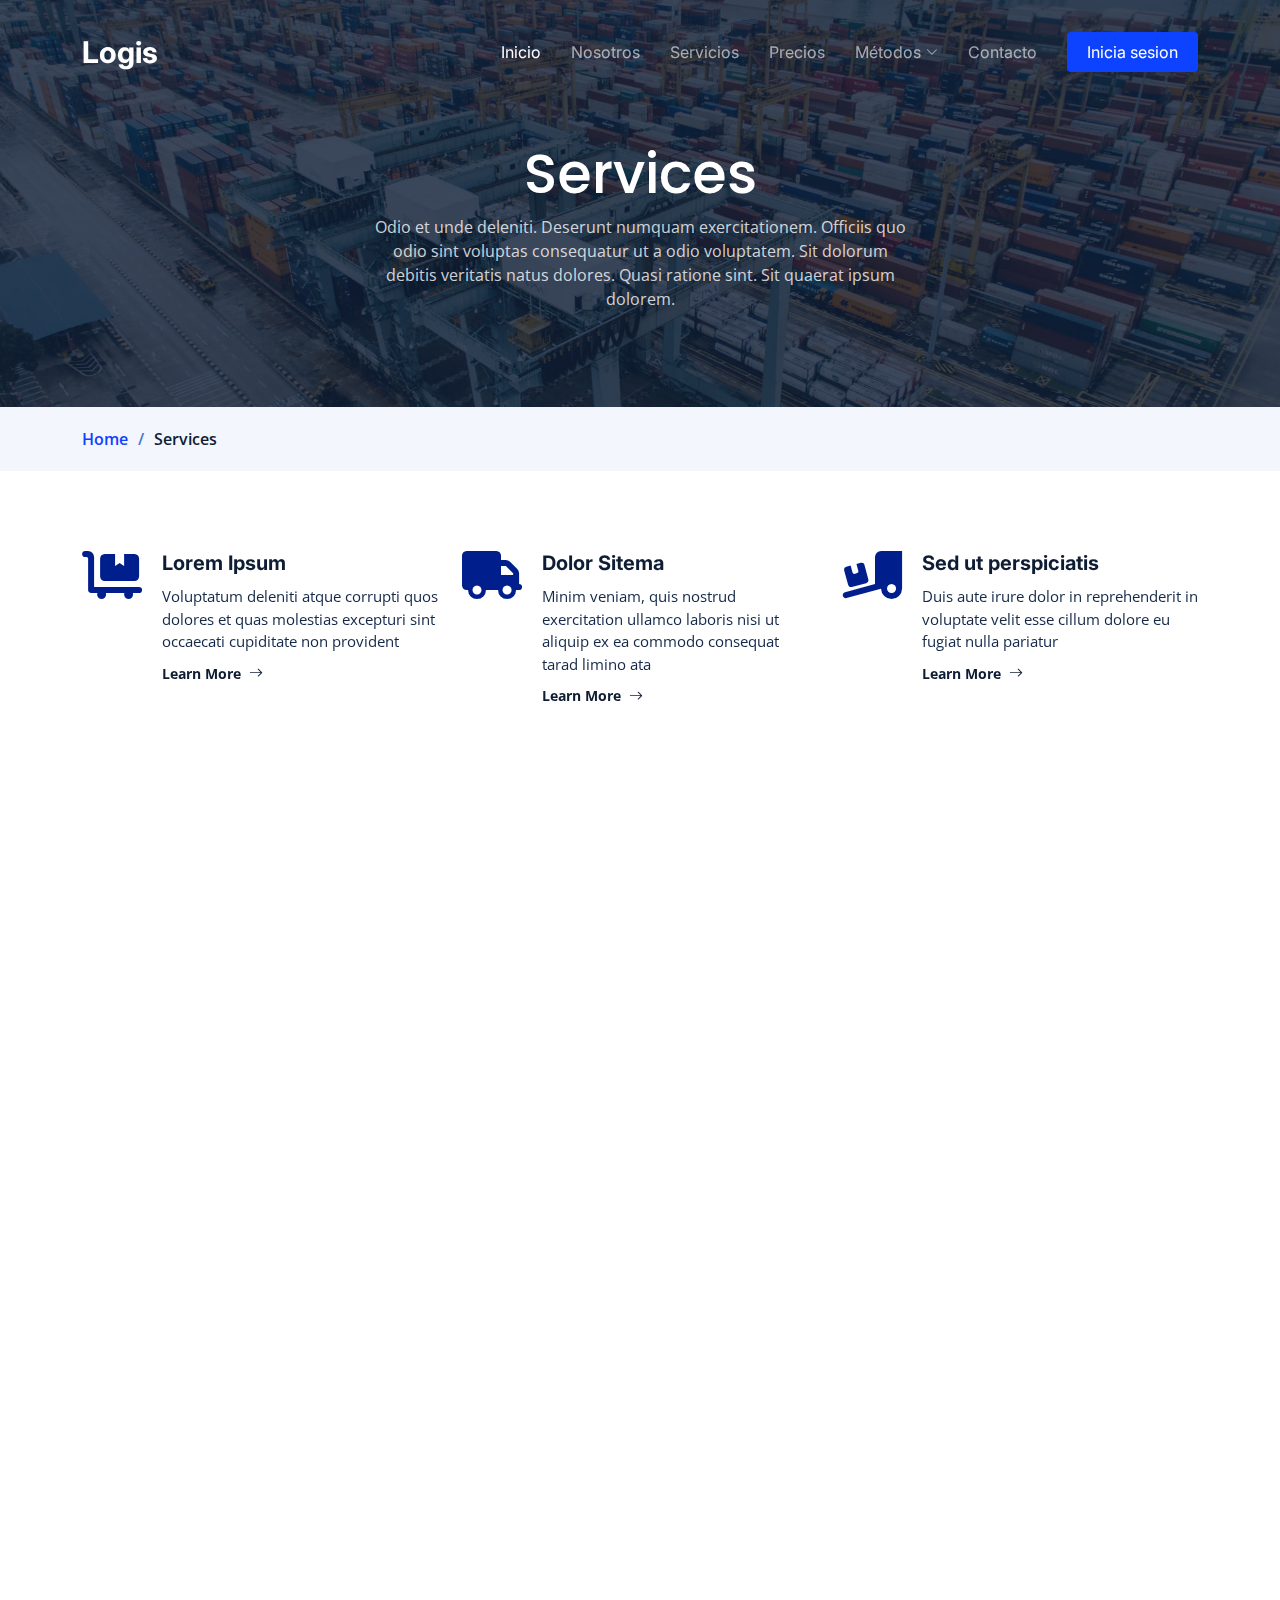
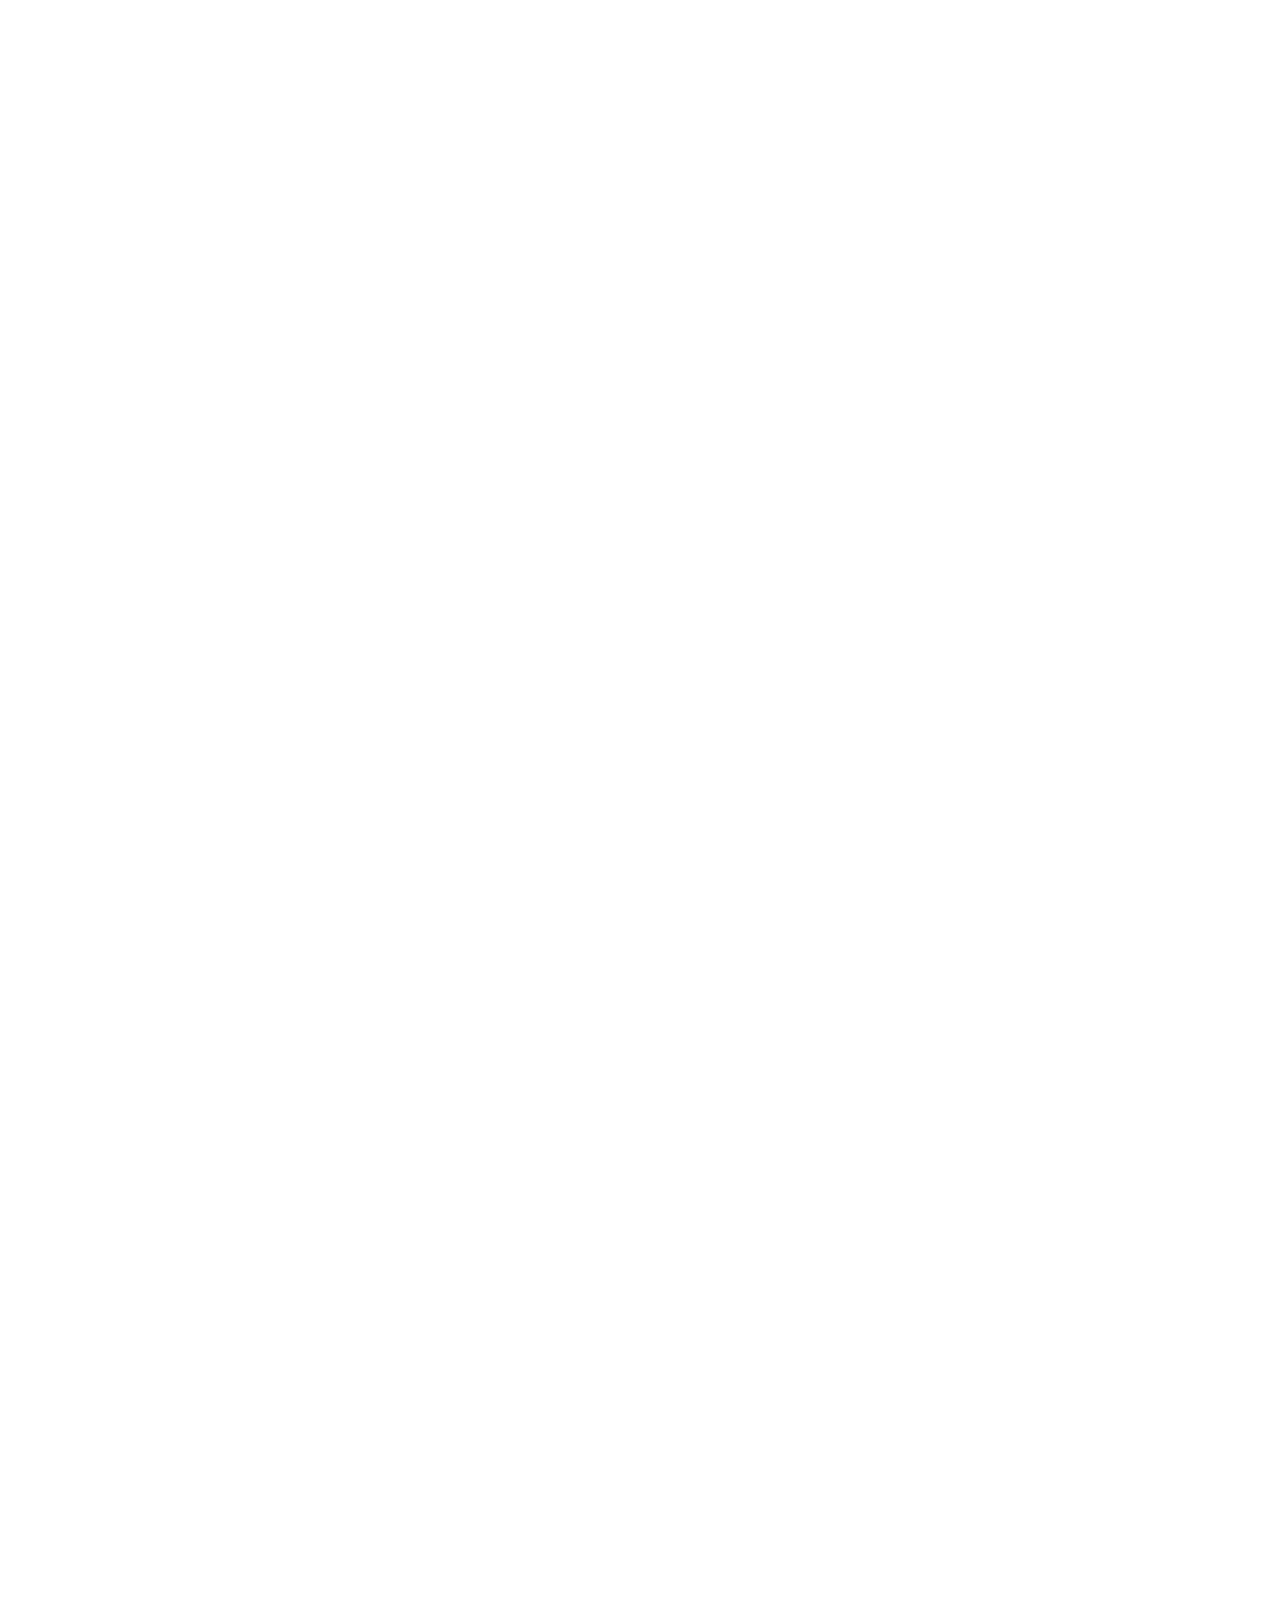
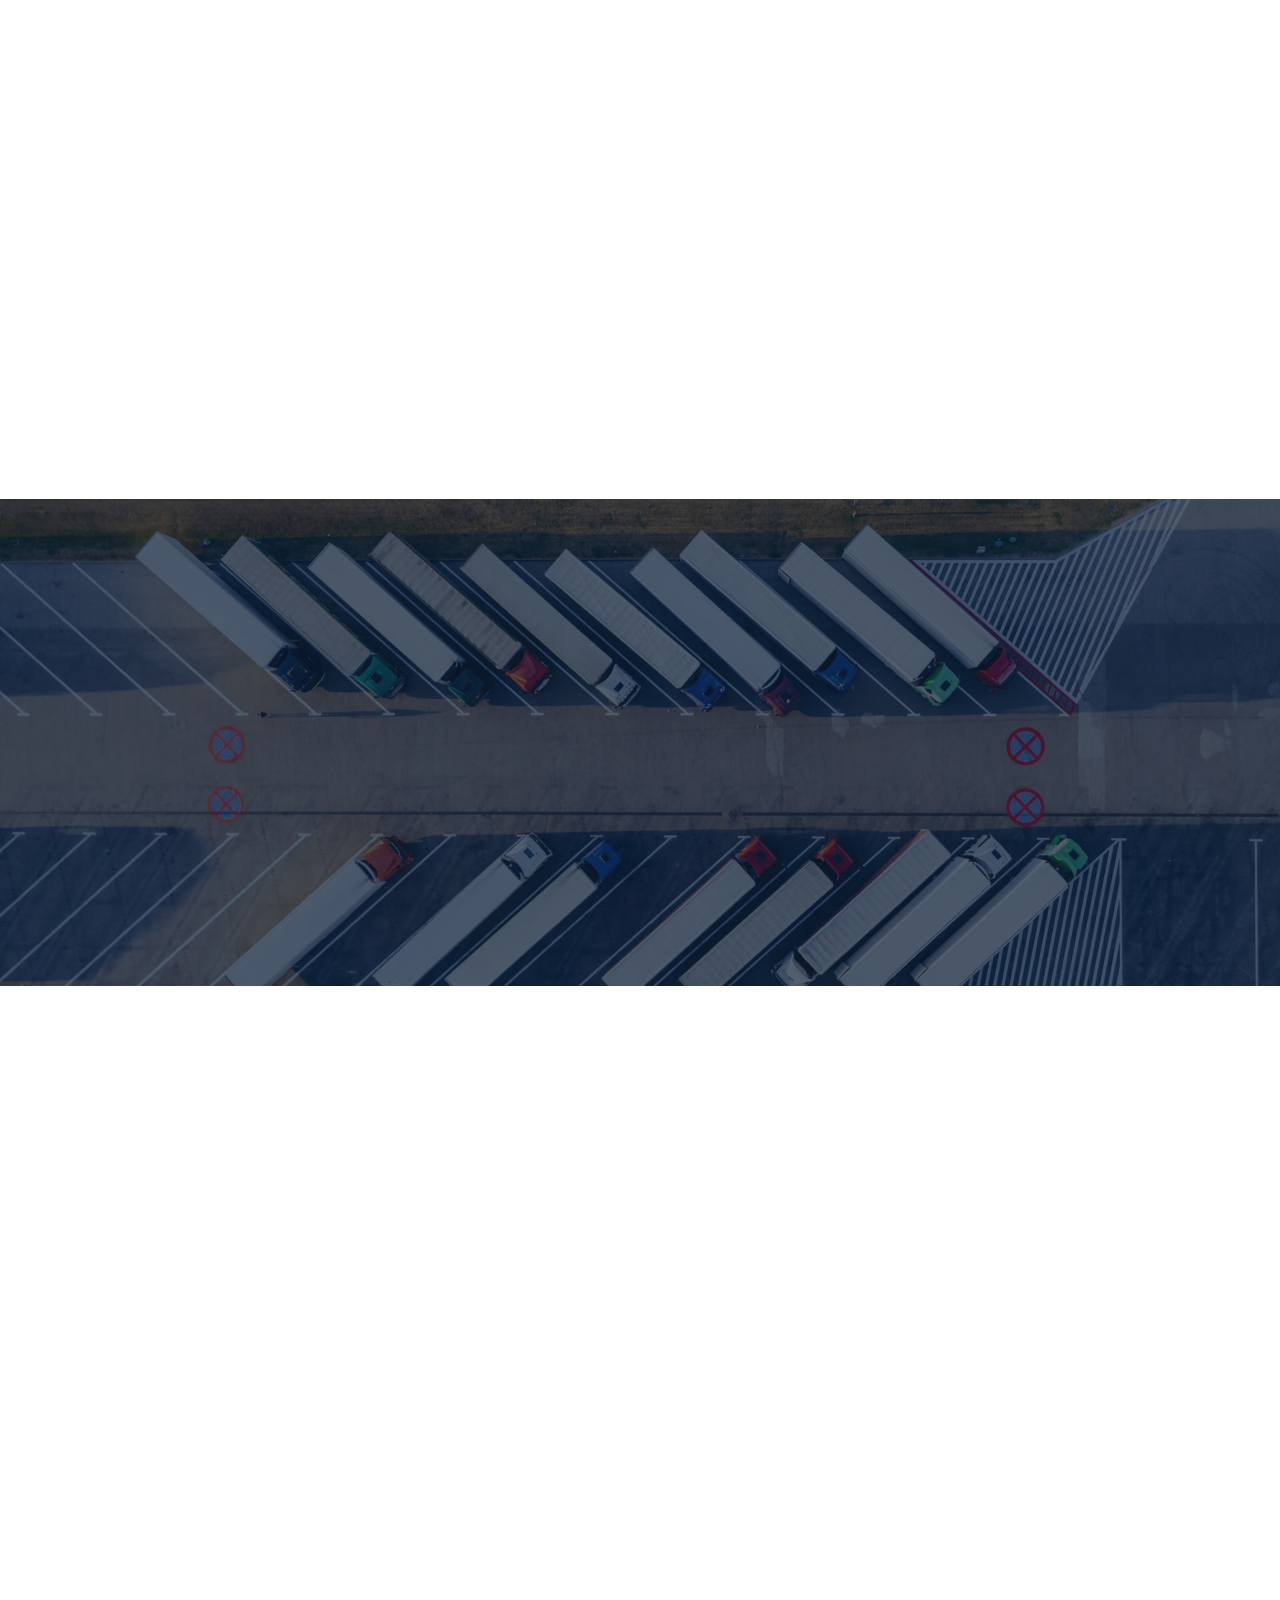
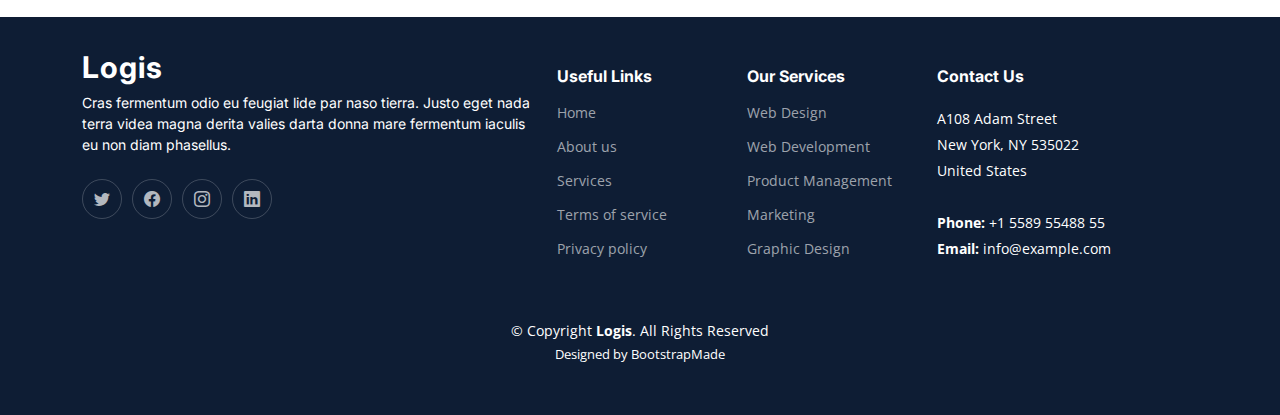
<file: services.html>
<!DOCTYPE html>
<html lang="en">

<head>
  <meta charset="utf-8">
  <meta content="width=device-width, initial-scale=1.0" name="viewport">

  <title>Logis Bootstrap Template - Services</title>
  <meta content="" name="description">
  <meta content="" name="keywords">

  <!-- Favicons -->
  <link href="assets/img/favicon.png" rel="icon">
  <link href="assets/img/apple-touch-icon.png" rel="apple-touch-icon">

  <!-- Google Fonts -->
  <link rel="preconnect" href="https://fonts.googleapis.com">
  <link rel="preconnect" href="https://fonts.gstatic.com" crossorigin>
  <link href="https://fonts.googleapis.com/css2?family=Open+Sans:ital,wght@0,300;0,400;0,500;0,600;0,700;1,300;1,400;1,600;1,700&family=Poppins:ital,wght@0,300;0,400;0,500;0,600;0,700;1,300;1,400;1,500;1,600;1,700&family=Inter:ital,wght@0,300;0,400;0,500;0,600;0,700;1,300;1,400;1,500;1,600;1,700&display=swap" rel="stylesheet">

  <!-- Vendor CSS Files -->
  <link href="assets/vendor/bootstrap/css/bootstrap.min.css" rel="stylesheet">
  <link href="assets/vendor/bootstrap-icons/bootstrap-icons.css" rel="stylesheet">
  <link href="assets/vendor/fontawesome-free/css/all.min.css" rel="stylesheet">
  <link href="assets/vendor/glightbox/css/glightbox.min.css" rel="stylesheet">
  <link href="assets/vendor/swiper/swiper-bundle.min.css" rel="stylesheet">
  <link href="assets/vendor/aos/aos.css" rel="stylesheet">

  <!-- Template Main CSS File -->
  <link href="assets/css/main.css" rel="stylesheet">

  <!-- =======================================================
  * Template Name: Logis - v1.1.0
  * Template URL: https://bootstrapmade.com/logis-bootstrap-logistics-website-template/
  * Author: BootstrapMade.com
  * License: https://bootstrapmade.com/license/
  ======================================================== -->
</head>

<body>

  <!-- ======= Header ======= -->
  <header id="header" class="header d-flex align-items-center fixed-top">
    <div class="container-fluid container-xl d-flex align-items-center justify-content-between">

      <a href="index.html" class="logo d-flex align-items-center">
        <!-- Uncomment the line below if you also wish to use an image logo -->
        <!-- <img src="assets/img/logo.png" alt=""> -->
        <h1>Logis</h1>
      </a>

      <i class="mobile-nav-toggle mobile-nav-show bi bi-list"></i>
      <i class="mobile-nav-toggle mobile-nav-hide d-none bi bi-x"></i>
      <nav id="navbar" class="navbar">
        <ul>
          <li><a href="index.html" class="active">Inicio</a></li>
          <li><a href="about.html">Nosotros</a></li>
          <li><a href="services.html">Servicios</a></li>
          <li><a href="pricing.html">Precios</a></li>
          <li class="dropdown"><a href="#"><span>Métodos</span> <i class="bi bi-chevron-down dropdown-indicator"></i></a>
            <ul>
              <li><a href="#">Drop Down 1</a></li>
              <!--              <li class="dropdown"><a href="#"><span>Deep Drop Down</span> <i class="bi bi-chevron-down dropdown-indicator"></i></a> 
                <ul>
                  <li><a href="#">Deep Drop Down 1</a></li>
                  <li><a href="#">Deep Drop Down 2</a></li>
                  <li><a href="#">Deep Drop Down 3</a></li>
                  <li><a href="#">Deep Drop Down 4</a></li>
                  <li><a href="#">Deep Drop Down 5</a></li>
                </ul> -->
              </li>
              <li><a href="#">Solicitar Transportista</a></li>
              <li><a href="#">Solicitar Mercancia</a></li>
              
            </ul>
          </li>
          <li><a href="contact.html">Contacto</a></li>
          <li><a class="get-a-quote" href="get-a-quote.html">Inicia sesion</a></li>
        </ul>
      </nav><!-- .navbar -->

    </div>
  </header><!-- End Header -->
  <!-- End Header -->

  <main id="main">

    <!-- ======= Breadcrumbs ======= -->
    <div class="breadcrumbs">
      <div class="page-header d-flex align-items-center" style="background-image: url('assets/img/page-header.jpg');">
        <div class="container position-relative">
          <div class="row d-flex justify-content-center">
            <div class="col-lg-6 text-center">
              <h2>Services</h2>
              <p>Odio et unde deleniti. Deserunt numquam exercitationem. Officiis quo odio sint voluptas consequatur ut a odio voluptatem. Sit dolorum debitis veritatis natus dolores. Quasi ratione sint. Sit quaerat ipsum dolorem.</p>
            </div>
          </div>
        </div>
      </div>
      <nav>
        <div class="container">
          <ol>
            <li><a href="index.html">Home</a></li>
            <li>Services</li>
          </ol>
        </div>
      </nav>
    </div><!-- End Breadcrumbs -->

    <!-- ======= Featured Services Section ======= -->
    <section id="featured-services" class="featured-services">
      <div class="container">

        <div class="row gy-4">

          <div class="col-lg-4 col-md-6 service-item d-flex" data-aos="fade-up">
            <div class="icon flex-shrink-0"><i class="fa-solid fa-cart-flatbed"></i></div>
            <div>
              <h4 class="title">Lorem Ipsum</h4>
              <p class="description">Voluptatum deleniti atque corrupti quos dolores et quas molestias excepturi sint occaecati cupiditate non provident</p>
              <a href="service-details.html" class="readmore stretched-link"><span>Learn More</span><i class="bi bi-arrow-right"></i></a>
            </div>
          </div>
          <!-- End Service Item -->

          <div class="col-lg-4 col-md-6 service-item d-flex" data-aos="fade-up" data-aos-delay="100">
            <div class="icon flex-shrink-0"><i class="fa-solid fa-truck"></i></div>
            <div>
              <h4 class="title">Dolor Sitema</h4>
              <p class="description">Minim veniam, quis nostrud exercitation ullamco laboris nisi ut aliquip ex ea commodo consequat tarad limino ata</p>
              <a href="service-details.html" class="readmore stretched-link"><span>Learn More</span><i class="bi bi-arrow-right"></i></a>
            </div>
          </div><!-- End Service Item -->

          <div class="col-lg-4 col-md-6 service-item d-flex" data-aos="fade-up" data-aos-delay="200">
            <div class="icon flex-shrink-0"><i class="fa-solid fa-truck-ramp-box"></i></div>
            <div>
              <h4 class="title">Sed ut perspiciatis</h4>
              <p class="description">Duis aute irure dolor in reprehenderit in voluptate velit esse cillum dolore eu fugiat nulla pariatur</p>
              <a href="service-details.html" class="readmore stretched-link"><span>Learn More</span><i class="bi bi-arrow-right"></i></a>
            </div>
          </div><!-- End Service Item -->

        </div>

      </div>
    </section><!-- End Featured Services Section -->

    <!-- ======= Services Section ======= -->
    <section id="service" class="services pt-0">
      <div class="container" data-aos="fade-up">

        <div class="section-header">
          <span>Our Services</span>
          <h2>Our Services</h2>

        </div>

        <div class="row gy-4">

          <div class="col-lg-4 col-md-6" data-aos="fade-up" data-aos-delay="100">
            <div class="card">
              <div class="card-img">
                <img src="assets/img/storage-service.jpg" alt="" class="img-fluid">
              </div>
              <h3><a href="service-details.html" class="stretched-link">Storage</a></h3>
              <p>Cumque eos in qui numquam. Aut aspernatur perferendis sed atque quia voluptas quisquam repellendus temporibus itaqueofficiis odit</p>
            </div>
          </div><!-- End Card Item -->

          <div class="col-lg-4 col-md-6" data-aos="fade-up" data-aos-delay="200">
            <div class="card">
              <div class="card-img">
                <img src="assets/img/logistics-service.jpg" alt="" class="img-fluid">
              </div>
              <h3><a href="service-details.html" class="stretched-link">Logistics</a></h3>
              <p>Asperiores provident dolor accusamus pariatur dolore nam id audantium ut et iure incidunt molestiae dolor ipsam ducimus occaecati nisi</p>
            </div>
          </div><!-- End Card Item -->

          <div class="col-lg-4 col-md-6" data-aos="fade-up" data-aos-delay="300">
            <div class="card">
              <div class="card-img">
                <img src="assets/img/cargo-service.jpg" alt="" class="img-fluid">
              </div>
              <h3><a href="service-details.html" class="stretched-link">Cargo</a></h3>
              <p>Dicta quam similique quia architecto eos nisi aut ratione aut ipsum reiciendis sit doloremque oluptatem aut et molestiae ut et nihil</p>
            </div>
          </div><!-- End Card Item -->

          <div class="col-lg-4 col-md-6" data-aos="fade-up" data-aos-delay="400">
            <div class="card">
              <div class="card-img">
                <img src="assets/img/trucking-service.jpg" alt="" class="img-fluid">
              </div>
              <h3><a href="service-details.html" class="stretched-link">Trucking</a></h3>
              <p>Dicta quam similique quia architecto eos nisi aut ratione aut ipsum reiciendis sit doloremque oluptatem aut et molestiae ut et nihil</p>
            </div>
          </div><!-- End Card Item -->

          <div class="col-lg-4 col-md-6" data-aos="fade-up" data-aos-delay="500">
            <div class="card">
              <div class="card-img">
                <img src="assets/img/packaging-service.jpg" alt="" class="img-fluid">
              </div>
              <h3><a href="service-details.html" class="stretched-link">Packaging</a></h3>
              <p>Illo consequuntur quisquam delectus praesentium modi dignissimos facere vel cum onsequuntur maiores beatae consequatur magni voluptates</p>
            </div>
          </div><!-- End Card Item -->

          <div class="col-lg-4 col-md-6" data-aos="fade-up" data-aos-delay="600">
            <div class="card">
              <div class="card-img">
                <img src="assets/img/warehousing-service.jpg" alt="" class="img-fluid">
              </div>
              <h3><a href="service-details.html" class="stretched-link">Warehousing</a></h3>
              <p>Quas assumenda non occaecati molestiae. In aut earum sed natus eatae in vero. Ab modi quisquam aut nostrum unde et qui est non quo nulla</p>
            </div>
          </div><!-- End Card Item -->

        </div>

      </div>
    </section><!-- End Services Section -->

    <!-- ======= Features Section ======= -->
    <section id="features" class="features">
      <div class="container">

        <div class="row gy-4 align-items-center features-item" data-aos="fade-up">

          <div class="col-md-5">
            <img src="assets/img/features-1.jpg" class="img-fluid" alt="">
          </div>
          <div class="col-md-7">
            <h3>Voluptatem dignissimos provident quasi corporis voluptates sit assumenda.</h3>
            <p class="fst-italic">
              Lorem ipsum dolor sit amet, consectetur adipiscing elit, sed do eiusmod tempor incididunt ut labore et dolore
              magna aliqua.
            </p>
            <ul>
              <li><i class="bi bi-check"></i> Ullamco laboris nisi ut aliquip ex ea commodo consequat.</li>
              <li><i class="bi bi-check"></i> Duis aute irure dolor in reprehenderit in voluptate velit.</li>
              <li><i class="bi bi-check"></i> Ullam est qui quos consequatur eos accusamus.</li>
            </ul>
          </div>
        </div><!-- Features Item -->

        <div class="row gy-4 align-items-center features-item" data-aos="fade-up">
          <div class="col-md-5 order-1 order-md-2">
            <img src="assets/img/features-2.jpg" class="img-fluid" alt="">
          </div>
          <div class="col-md-7 order-2 order-md-1">
            <h3>Corporis temporibus maiores provident</h3>
            <p class="fst-italic">
              Lorem ipsum dolor sit amet, consectetur adipiscing elit, sed do eiusmod tempor incididunt ut labore et dolore
              magna aliqua.
            </p>
            <p>
              Ullamco laboris nisi ut aliquip ex ea commodo consequat. Duis aute irure dolor in reprehenderit in voluptate
              velit esse cillum dolore eu fugiat nulla pariatur. Excepteur sint occaecat cupidatat non proident, sunt in
              culpa qui officia deserunt mollit anim id est laborum
            </p>
          </div>
        </div><!-- Features Item -->

        <div class="row gy-4 align-items-center features-item" data-aos="fade-up">
          <div class="col-md-5">
            <img src="assets/img/features-3.jpg" class="img-fluid" alt="">
          </div>
          <div class="col-md-7">
            <h3>Sunt consequatur ad ut est nulla consectetur reiciendis animi voluptas</h3>
            <p>Cupiditate placeat cupiditate placeat est ipsam culpa. Delectus quia minima quod. Sunt saepe odit aut quia voluptatem hic voluptas dolor doloremque.</p>
            <ul>
              <li><i class="bi bi-check"></i> Ullamco laboris nisi ut aliquip ex ea commodo consequat.</li>
              <li><i class="bi bi-check"></i> Duis aute irure dolor in reprehenderit in voluptate velit.</li>
              <li><i class="bi bi-check"></i> Facilis ut et voluptatem aperiam. Autem soluta ad fugiat.</li>
            </ul>
          </div>
        </div><!-- Features Item -->

        <div class="row gy-4 align-items-center features-item" data-aos="fade-up">
          <div class="col-md-5 order-1 order-md-2">
            <img src="assets/img/features-4.jpg" class="img-fluid" alt="">
          </div>
          <div class="col-md-7 order-2 order-md-1">
            <h3>Quas et necessitatibus eaque impedit ipsum animi consequatur incidunt in</h3>
            <p class="fst-italic">
              Lorem ipsum dolor sit amet, consectetur adipiscing elit, sed do eiusmod tempor incididunt ut labore et dolore
              magna aliqua.
            </p>
            <p>
              Ullamco laboris nisi ut aliquip ex ea commodo consequat. Duis aute irure dolor in reprehenderit in voluptate
              velit esse cillum dolore eu fugiat nulla pariatur. Excepteur sint occaecat cupidatat non proident, sunt in
              culpa qui officia deserunt mollit anim id est laborum
            </p>
          </div>
        </div><!-- Features Item -->

      </div>
    </section><!-- End Features Section -->

    <!-- ======= Testimonials Section ======= -->
    <section id="testimonials" class="testimonials">
      <div class="container">

        <div class="slides-1 swiper" data-aos="fade-up">
          <div class="swiper-wrapper">

            <div class="swiper-slide">
              <div class="testimonial-item">
                <img src="assets/img/testimonials/testimonials-1.jpg" class="testimonial-img" alt="">
                <h3>Saul Goodman</h3>
                <h4>Ceo &amp; Founder</h4>
                <div class="stars">
                  <i class="bi bi-star-fill"></i><i class="bi bi-star-fill"></i><i class="bi bi-star-fill"></i><i class="bi bi-star-fill"></i><i class="bi bi-star-fill"></i>
                </div>
                <p>
                  <i class="bi bi-quote quote-icon-left"></i>
                  Proin iaculis purus consequat sem cure digni ssim donec porttitora entum suscipit rhoncus. Accusantium quam, ultricies eget id, aliquam eget nibh et. Maecen aliquam, risus at semper.
                  <i class="bi bi-quote quote-icon-right"></i>
                </p>
              </div>
            </div><!-- End testimonial item -->

            <div class="swiper-slide">
              <div class="testimonial-item">
                <img src="assets/img/testimonials/testimonials-2.jpg" class="testimonial-img" alt="">
                <h3>Sara Wilsson</h3>
                <h4>Designer</h4>
                <div class="stars">
                  <i class="bi bi-star-fill"></i><i class="bi bi-star-fill"></i><i class="bi bi-star-fill"></i><i class="bi bi-star-fill"></i><i class="bi bi-star-fill"></i>
                </div>
                <p>
                  <i class="bi bi-quote quote-icon-left"></i>
                  Export tempor illum tamen malis malis eram quae irure esse labore quem cillum quid cillum eram malis quorum velit fore eram velit sunt aliqua noster fugiat irure amet legam anim culpa.
                  <i class="bi bi-quote quote-icon-right"></i>
                </p>
              </div>
            </div><!-- End testimonial item -->

            <div class="swiper-slide">
              <div class="testimonial-item">
                <img src="assets/img/testimonials/testimonials-3.jpg" class="testimonial-img" alt="">
                <h3>Jena Karlis</h3>
                <h4>Store Owner</h4>
                <div class="stars">
                  <i class="bi bi-star-fill"></i><i class="bi bi-star-fill"></i><i class="bi bi-star-fill"></i><i class="bi bi-star-fill"></i><i class="bi bi-star-fill"></i>
                </div>
                <p>
                  <i class="bi bi-quote quote-icon-left"></i>
                  Enim nisi quem export duis labore cillum quae magna enim sint quorum nulla quem veniam duis minim tempor labore quem eram duis noster aute amet eram fore quis sint minim.
                  <i class="bi bi-quote quote-icon-right"></i>
                </p>
              </div>
            </div><!-- End testimonial item -->

            <div class="swiper-slide">
              <div class="testimonial-item">
                <img src="assets/img/testimonials/testimonials-4.jpg" class="testimonial-img" alt="">
                <h3>Matt Brandon</h3>
                <h4>Freelancer</h4>
                <div class="stars">
                  <i class="bi bi-star-fill"></i><i class="bi bi-star-fill"></i><i class="bi bi-star-fill"></i><i class="bi bi-star-fill"></i><i class="bi bi-star-fill"></i>
                </div>
                <p>
                  <i class="bi bi-quote quote-icon-left"></i>
                  Fugiat enim eram quae cillum dolore dolor amet nulla culpa multos export minim fugiat minim velit minim dolor enim duis veniam ipsum anim magna sunt elit fore quem dolore labore illum veniam.
                  <i class="bi bi-quote quote-icon-right"></i>
                </p>
              </div>
            </div><!-- End testimonial item -->

            <div class="swiper-slide">
              <div class="testimonial-item">
                <img src="assets/img/testimonials/testimonials-5.jpg" class="testimonial-img" alt="">
                <h3>John Larson</h3>
                <h4>Entrepreneur</h4>
                <div class="stars">
                  <i class="bi bi-star-fill"></i><i class="bi bi-star-fill"></i><i class="bi bi-star-fill"></i><i class="bi bi-star-fill"></i><i class="bi bi-star-fill"></i>
                </div>
                <p>
                  <i class="bi bi-quote quote-icon-left"></i>
                  Quis quorum aliqua sint quem legam fore sunt eram irure aliqua veniam tempor noster veniam enim culpa labore duis sunt culpa nulla illum cillum fugiat legam esse veniam culpa fore nisi cillum quid.
                  <i class="bi bi-quote quote-icon-right"></i>
                </p>
              </div>
            </div><!-- End testimonial item -->

          </div>
          <div class="swiper-pagination"></div>
        </div>

      </div>
    </section><!-- End Testimonials Section -->

    <!-- ======= Frequently Asked Questions Section ======= -->
    <section id="faq" class="faq">
      <div class="container" data-aos="fade-up">

        <div class="section-header">
          <span>Frequently Asked Questions</span>
          <h2>Frequently Asked Questions</h2>

        </div>

        <div class="row justify-content-center" data-aos="fade-up" data-aos-delay="200">
          <div class="col-lg-10">

            <div class="accordion accordion-flush" id="faqlist">

              <div class="accordion-item">
                <h3 class="accordion-header">
                  <button class="accordion-button collapsed" type="button" data-bs-toggle="collapse" data-bs-target="#faq-content-1">
                    <i class="bi bi-question-circle question-icon"></i>
                    Non consectetur a erat nam at lectus urna duis?
                  </button>
                </h3>
                <div id="faq-content-1" class="accordion-collapse collapse" data-bs-parent="#faqlist">
                  <div class="accordion-body">
                    Feugiat pretium nibh ipsum consequat. Tempus iaculis urna id volutpat lacus laoreet non curabitur gravida. Venenatis lectus magna fringilla urna porttitor rhoncus dolor purus non.
                  </div>
                </div>
              </div><!-- # Faq item-->

              <div class="accordion-item">
                <h3 class="accordion-header">
                  <button class="accordion-button collapsed" type="button" data-bs-toggle="collapse" data-bs-target="#faq-content-2">
                    <i class="bi bi-question-circle question-icon"></i>
                    Feugiat scelerisque varius morbi enim nunc faucibus a pellentesque?
                  </button>
                </h3>
                <div id="faq-content-2" class="accordion-collapse collapse" data-bs-parent="#faqlist">
                  <div class="accordion-body">
                    Dolor sit amet consectetur adipiscing elit pellentesque habitant morbi. Id interdum velit laoreet id donec ultrices. Fringilla phasellus faucibus scelerisque eleifend donec pretium. Est pellentesque elit ullamcorper dignissim. Mauris ultrices eros in cursus turpis massa tincidunt dui.
                  </div>
                </div>
              </div><!-- # Faq item-->

              <div class="accordion-item">
                <h3 class="accordion-header">
                  <button class="accordion-button collapsed" type="button" data-bs-toggle="collapse" data-bs-target="#faq-content-3">
                    <i class="bi bi-question-circle question-icon"></i>
                    Dolor sit amet consectetur adipiscing elit pellentesque habitant morbi?
                  </button>
                </h3>
                <div id="faq-content-3" class="accordion-collapse collapse" data-bs-parent="#faqlist">
                  <div class="accordion-body">
                    Eleifend mi in nulla posuere sollicitudin aliquam ultrices sagittis orci. Faucibus pulvinar elementum integer enim. Sem nulla pharetra diam sit amet nisl suscipit. Rutrum tellus pellentesque eu tincidunt. Lectus urna duis convallis convallis tellus. Urna molestie at elementum eu facilisis sed odio morbi quis
                  </div>
                </div>
              </div><!-- # Faq item-->

              <div class="accordion-item">
                <h3 class="accordion-header">
                  <button class="accordion-button collapsed" type="button" data-bs-toggle="collapse" data-bs-target="#faq-content-4">
                    <i class="bi bi-question-circle question-icon"></i>
                    Ac odio tempor orci dapibus. Aliquam eleifend mi in nulla?
                  </button>
                </h3>
                <div id="faq-content-4" class="accordion-collapse collapse" data-bs-parent="#faqlist">
                  <div class="accordion-body">
                    <i class="bi bi-question-circle question-icon"></i>
                    Dolor sit amet consectetur adipiscing elit pellentesque habitant morbi. Id interdum velit laoreet id donec ultrices. Fringilla phasellus faucibus scelerisque eleifend donec pretium. Est pellentesque elit ullamcorper dignissim. Mauris ultrices eros in cursus turpis massa tincidunt dui.
                  </div>
                </div>
              </div><!-- # Faq item-->

              <div class="accordion-item">
                <h3 class="accordion-header">
                  <button class="accordion-button collapsed" type="button" data-bs-toggle="collapse" data-bs-target="#faq-content-5">
                    <i class="bi bi-question-circle question-icon"></i>
                    Tempus quam pellentesque nec nam aliquam sem et tortor consequat?
                  </button>
                </h3>
                <div id="faq-content-5" class="accordion-collapse collapse" data-bs-parent="#faqlist">
                  <div class="accordion-body">
                    Molestie a iaculis at erat pellentesque adipiscing commodo. Dignissim suspendisse in est ante in. Nunc vel risus commodo viverra maecenas accumsan. Sit amet nisl suscipit adipiscing bibendum est. Purus gravida quis blandit turpis cursus in
                  </div>
                </div>
              </div><!-- # Faq item-->

            </div>

          </div>
        </div>

      </div>
    </section><!-- End Frequently Asked Questions Section -->

  </main><!-- End #main -->

  <!-- ======= Footer ======= -->
  <footer id="footer" class="footer">

    <div class="container">
      <div class="row gy-4">
        <div class="col-lg-5 col-md-12 footer-info">
          <a href="index.html" class="logo d-flex align-items-center">
            <span>Logis</span>
          </a>
          <p>Cras fermentum odio eu feugiat lide par naso tierra. Justo eget nada terra videa magna derita valies darta donna mare fermentum iaculis eu non diam phasellus.</p>
          <div class="social-links d-flex mt-4">
            <a href="#" class="twitter"><i class="bi bi-twitter"></i></a>
            <a href="#" class="facebook"><i class="bi bi-facebook"></i></a>
            <a href="#" class="instagram"><i class="bi bi-instagram"></i></a>
            <a href="#" class="linkedin"><i class="bi bi-linkedin"></i></a>
          </div>
        </div>

        <div class="col-lg-2 col-6 footer-links">
          <h4>Useful Links</h4>
          <ul>
            <li><a href="#">Home</a></li>
            <li><a href="#">About us</a></li>
            <li><a href="#">Services</a></li>
            <li><a href="#">Terms of service</a></li>
            <li><a href="#">Privacy policy</a></li>
          </ul>
        </div>

        <div class="col-lg-2 col-6 footer-links">
          <h4>Our Services</h4>
          <ul>
            <li><a href="#">Web Design</a></li>
            <li><a href="#">Web Development</a></li>
            <li><a href="#">Product Management</a></li>
            <li><a href="#">Marketing</a></li>
            <li><a href="#">Graphic Design</a></li>
          </ul>
        </div>

        <div class="col-lg-3 col-md-12 footer-contact text-center text-md-start">
          <h4>Contact Us</h4>
          <p>
            A108 Adam Street <br>
            New York, NY 535022<br>
            United States <br><br>
            <strong>Phone:</strong> +1 5589 55488 55<br>
            <strong>Email:</strong> info@example.com<br>
          </p>

        </div>

      </div>
    </div>

    <div class="container mt-4">
      <div class="copyright">
        &copy; Copyright <strong><span>Logis</span></strong>. All Rights Reserved
      </div>
      <div class="credits">
        <!-- All the links in the footer should remain intact. -->
        <!-- You can delete the links only if you purchased the pro version. -->
        <!-- Licensing information: https://bootstrapmade.com/license/ -->
        <!-- Purchase the pro version with working PHP/AJAX contact form: https://bootstrapmade.com/logis-bootstrap-logistics-website-template/ -->
        Designed by <a href="https://bootstrapmade.com/">BootstrapMade</a>
      </div>
    </div>

  </footer><!-- End Footer -->
  <!-- End Footer -->

  <a href="#" class="scroll-top d-flex align-items-center justify-content-center"><i class="bi bi-arrow-up-short"></i></a>

  <div id="preloader"></div>

  <!-- Vendor JS Files -->
  <script src="assets/vendor/bootstrap/js/bootstrap.bundle.min.js"></script>
  <script src="assets/vendor/purecounter/purecounter_vanilla.js"></script>
  <script src="assets/vendor/glightbox/js/glightbox.min.js"></script>
  <script src="assets/vendor/swiper/swiper-bundle.min.js"></script>
  <script src="assets/vendor/aos/aos.js"></script>
  <script src="assets/vendor/php-email-form/validate.js"></script>

  <!-- Template Main JS File -->
  <script src="assets/js/main.js"></script>

</body>

</html>
</file>
<file: assets/css/main.css>
/**
* Template Name: Logis - v1.1.0
* Template URL: https://bootstrapmade.com/logis-bootstrap-logistics-website-template/
* Author: BootstrapMade.com
* License: https://bootstrapmade.com/license/
*/

/*--------------------------------------------------------------
# Set main reusable colors and fonts using CSS variables
# Learn more about CSS variables at https://developer.mozilla.org/en-US/docs/Web/CSS/Using_CSS_custom_properties
--------------------------------------------------------------*/
/* Fonts */
:root {
  --font-default: "Open Sans", system-ui, -apple-system, "Segoe UI", Roboto, "Helvetica Neue", Arial, "Noto Sans", "Liberation Sans", sans-serif, "Apple Color Emoji", "Segoe UI Emoji", "Segoe UI Symbol", "Noto Color Emoji";
  --font-primary: "Inter", sans-serif;
  --font-secondary: "Poppins", sans-serif;
}

/* Colors */
:root {
  --color-default: #0a0d13;
  --color-primary: #0d42ff;
  --color-secondary: #0e1d34;
}

/* Smooth scroll behavior */
:root {
  scroll-behavior: smooth;
}

/*--------------------------------------------------------------
# General
--------------------------------------------------------------*/
body {
  font-family: var(--font-default);
  color: var(--color-default);
}

a {
  color: var(--color-primary);
  text-decoration: none;
}

a:hover {
  color: #406aff;
  text-decoration: none;
}

h1,
h2,
h3,
h4,
h5,
h6 {
  font-family: var(--font-primary);
}

/*--------------------------------------------------------------
# Sections & Section Header
--------------------------------------------------------------*/
section {
  padding: 80px 0;
  overflow: hidden;
}

.section-header {
  text-align: center;
  padding: 30px 0;
  position: relative;
}

.section-header h2 {
  font-size: 32px;
  font-weight: 700;
  text-transform: uppercase;
  margin-bottom: 20px;
  padding-bottom: 0;
  color: #001973;
  position: relative;
  z-index: 2;
  margin-bottom: 20px;
  padding-bottom: 20px;
  position: relative;
}

.section-header h2:after {
  content: "";
  position: absolute;
  display: block;
  width: 50px;
  height: 3px;
  background: var(--color-primary);
  left: 0;
  right: 0;
  bottom: 0;
  margin: auto;
}

.section-header span {
  position: absolute;
  top: 46px;
  color: rgba(14, 29, 52, 0.06);
  left: 0;
  right: 0;
  z-index: 1;
  font-weight: 700;
  font-size: 56px;
  text-transform: uppercase;
  line-height: 0;
}

.section-header p {
  margin-bottom: 0;
  position: relative;
  z-index: 2;
}

@media (max-width: 640px) {
  .section-header h2 {
    font-size: 28px;
    margin-bottom: 15px;
  }

  .section-header span {
    font-size: 38px;
  }
}

/*--------------------------------------------------------------
# Breadcrumbs
--------------------------------------------------------------*/
.breadcrumbs .page-header {
  padding: 140px 0 80px 0;
  position: relative;
  background-size: cover;
  background-position: center;
  background-repeat: no-repeat;
}

.breadcrumbs .page-header:before {
  content: "";
  background-color: rgba(14, 29, 52, 0.8);
  position: absolute;
  inset: 0;
}

.breadcrumbs .page-header h2 {
  font-size: 56px;
  font-weight: 500;
  color: #fff;
  font-family: var(--font-secondary);
}

.breadcrumbs .page-header p {
  color: rgba(255, 255, 255, 0.8);
}

.breadcrumbs nav {
  background-color: #f3f6fc;
  padding: 20px 0;
}

.breadcrumbs nav ol {
  display: flex;
  flex-wrap: wrap;
  list-style: none;
  margin: 0;
  padding: 0;
  font-size: 16px;
  font-weight: 600;
  color: var(--color-secondary);
}

.breadcrumbs nav ol a {
  color: var(--color-primary);
  transition: 0.3s;
}

.breadcrumbs nav ol a:hover {
  text-decoration: underline;
}

.breadcrumbs nav ol li+li {
  padding-left: 10px;
}

.breadcrumbs nav ol li+li::before {
  display: inline-block;
  padding-right: 10px;
  color: #4278cc;
  content: "/";
}

/*--------------------------------------------------------------
# Scroll top button
--------------------------------------------------------------*/
.scroll-top {
  position: fixed;
  visibility: hidden;
  opacity: 0;
  right: 15px;
  bottom: 15px;
  z-index: 99999;
  background: var(--color-primary);
  width: 40px;
  height: 40px;
  border-radius: 4px;
  transition: all 0.4s;
}

.scroll-top i {
  font-size: 24px;
  color: #fff;
  line-height: 0;
}

.scroll-top:hover {
  background: rgba(13, 66, 255, 0.8);
  color: #fff;
}

.scroll-top.active {
  visibility: visible;
  opacity: 1;
}

/*--------------------------------------------------------------
# Preloader
--------------------------------------------------------------*/
#preloader {
  position: fixed;
  inset: 0;
  z-index: 9999;
  overflow: hidden;
  background: #fff;
  transition: all 0.6s ease-out;
  width: 100%;
  height: 100vh;
}

#preloader:before,
#preloader:after {
  content: "";
  position: absolute;
  border: 4px solid var(--color-primary);
  border-radius: 50%;
  -webkit-animation: animate-preloader 2s cubic-bezier(0, 0.2, 0.8, 1) infinite;
  animation: animate-preloader 2s cubic-bezier(0, 0.2, 0.8, 1) infinite;
}

#preloader:after {
  -webkit-animation-delay: -0.5s;
  animation-delay: -0.5s;
}

@-webkit-keyframes animate-preloader {
  0% {
    width: 10px;
    height: 10px;
    top: calc(50% - 5px);
    left: calc(50% - 5px);
    opacity: 1;
  }

  100% {
    width: 72px;
    height: 72px;
    top: calc(50% - 36px);
    left: calc(50% - 36px);
    opacity: 0;
  }
}

@keyframes animate-preloader {
  0% {
    width: 10px;
    height: 10px;
    top: calc(50% - 5px);
    left: calc(50% - 5px);
    opacity: 1;
  }

  100% {
    width: 72px;
    height: 72px;
    top: calc(50% - 36px);
    left: calc(50% - 36px);
    opacity: 0;
  }
}

/*--------------------------------------------------------------
# Disable aos animation delay on mobile devices
--------------------------------------------------------------*/
@media screen and (max-width: 768px) {
  [data-aos-delay] {
    transition-delay: 0 !important;
  }
}

/*--------------------------------------------------------------
# Header
--------------------------------------------------------------*/
.header {
  transition: all 0.5s;
  z-index: 997;
  padding: 30px 0;
}

.header.sticked {
  background: rgba(14, 29, 52);
  padding: 15px 0;
  box-shadow: 0px 2px 20px rgba(14, 29, 52, 0.1);
}

.header .logo img {
  max-height: 40px;
  margin-right: 6px;
}

.header .logo h1 {
  font-size: 30px;
  margin: 0;
  font-weight: 700;
  color: #fff;
  font-family: var(--font-primary);
}

/*--------------------------------------------------------------
# Desktop Navigation
--------------------------------------------------------------*/
@media (min-width: 1280px) {
  .navbar {
    padding: 0;
  }

  .navbar ul {
    margin: 0;
    padding: 0;
    display: flex;
    list-style: none;
    align-items: center;
  }

  .navbar li {
    position: relative;
  }

  .navbar a,
  .navbar a:focus {
    display: flex;
    align-items: center;
    justify-content: space-between;
    padding: 10px 0 10px 30px;
    font-family: var(--font-primary);
    font-size: 16px;
    font-weight: 400;
    color: rgba(255, 255, 255, 0.6);
    white-space: nowrap;
    transition: 0.3s;
  }

  .navbar a i,
  .navbar a:focus i {
    font-size: 12px;
    line-height: 0;
    margin-left: 5px;
  }

  .navbar a:hover,
  .navbar .active,
  .navbar .active:focus,
  .navbar li:hover>a {
    color: #fff;
  }

  .navbar .get-a-quote,
  .navbar .get-a-quote:focus {
    background: var(--color-primary);
    padding: 8px 20px;
    margin-left: 30px;
    border-radius: 4px;
    color: #fff;
  }

  .navbar .get-a-quote:hover,
  .navbar .get-a-quote:focus:hover {
    color: #fff;
    background: #2756ff;
  }

  .navbar .dropdown ul {
    display: block;
    position: absolute;
    left: 14px;
    top: calc(100% + 30px);
    margin: 0;
    padding: 10px 0;
    z-index: 99;
    opacity: 0;
    visibility: hidden;
    background: #fff;
    box-shadow: 0px 0px 30px rgba(127, 137, 161, 0.25);
    transition: 0.3s;
    border-radius: 4px;
  }

  .navbar .dropdown ul li {
    min-width: 200px;
  }

  .navbar .dropdown ul a {
    padding: 10px 20px;
    font-size: 15px;
    text-transform: none;
    font-weight: 400;
    color: var(--color-secondary);
  }

  .navbar .dropdown ul a i {
    font-size: 12px;
  }

  .navbar .dropdown ul a:hover,
  .navbar .dropdown ul .active:hover,
  .navbar .dropdown ul li:hover>a {
    color: var(--color-primary);
  }

  .navbar .dropdown:hover>ul {
    opacity: 1;
    top: 100%;
    visibility: visible;
  }

  .navbar .dropdown .dropdown ul {
    top: 0;
    left: calc(100% - 30px);
    visibility: hidden;
  }

  .navbar .dropdown .dropdown:hover>ul {
    opacity: 1;
    top: 0;
    left: 100%;
    visibility: visible;
  }
}

@media (min-width: 1280px) and (max-width: 1366px) {
  .navbar .dropdown .dropdown ul {
    left: -90%;
  }

  .navbar .dropdown .dropdown:hover>ul {
    left: -100%;
  }
}

@media (min-width: 1280px) {

  .mobile-nav-show,
  .mobile-nav-hide {
    display: none;
  }
}

/*--------------------------------------------------------------
# Mobile Navigation
--------------------------------------------------------------*/
@media (max-width: 1279px) {
  .navbar {
    position: fixed;
    top: 0;
    right: -100%;
    width: 100%;
    max-width: 400px;
    bottom: 0;
    transition: 0.3s;
    z-index: 9997;
  }

  .navbar ul {
    position: absolute;
    inset: 0;
    padding: 50px 0 10px 0;
    margin: 0;
    background: rgba(14, 29, 52, 0.9);
    overflow-y: auto;
    transition: 0.3s;
    z-index: 9998;
  }

  .navbar a,
  .navbar a:focus {
    display: flex;
    align-items: center;
    justify-content: space-between;
    padding: 12px 20px;
    font-family: var(--font-primary);
    font-size: 16px;
    font-weight: 500;
    color: rgba(255, 255, 255, 0.7);
    white-space: nowrap;
    transition: 0.3s;
  }

  .navbar a i,
  .navbar a:focus i {
    font-size: 12px;
    line-height: 0;
    margin-left: 5px;
  }

  .navbar a:hover,
  .navbar .active,
  .navbar .active:focus,
  .navbar li:hover>a {
    color: #fff;
  }

  .navbar .get-a-quote,
  .navbar .get-a-quote:focus {
    background: var(--color-primary);
    padding: 8px 20px;
    border-radius: 4px;
    margin: 15px;
    color: #fff;
  }

  .navbar .get-a-quote:hover,
  .navbar .get-a-quote:focus:hover {
    color: #fff;
    background: rgba(13, 66, 255, 0.8);
  }

  .navbar .dropdown ul,
  .navbar .dropdown .dropdown ul {
    position: static;
    display: none;
    padding: 10px 0;
    margin: 10px 20px;
    transition: all 0.5s ease-in-out;
    border: 1px solid #19335c;
  }

  .navbar .dropdown>.dropdown-active,
  .navbar .dropdown .dropdown>.dropdown-active {
    display: block;
  }

  .mobile-nav-show {
    color: #fff;
    font-size: 28px;
    cursor: pointer;
    line-height: 0;
    transition: 0.5s;
    z-index: 9999;
    margin-right: 10px;
  }

  .mobile-nav-hide {
    color: #fff;
    font-size: 32px;
    cursor: pointer;
    line-height: 0;
    transition: 0.5s;
    position: fixed;
    right: 20px;
    top: 20px;
    z-index: 9999;
  }

  .mobile-nav-active {
    overflow: hidden;
  }

  .mobile-nav-active .navbar {
    right: 0;
  }

  .mobile-nav-active .navbar:before {
    content: "";
    position: fixed;
    inset: 0;
    background: rgba(14, 29, 52, 0.8);
    z-index: 9996;
  }
}

/*--------------------------------------------------------------
# Featured Services Section
--------------------------------------------------------------*/
.featured-services .service-item {
  position: relative;
  height: 100%;
  margin-bottom: 20px;
}

.featured-services .service-item .icon {
  margin-right: 20px;
}

.featured-services .service-item .icon i {
  color: #001f8d;
  font-size: 48px;
  transition: 0.3s;
}

.featured-services .service-item:hover .icon {
  background: #fff;
}

.featured-services .service-item:hover .icon i {
  color: var(--color-primary);
}

.featured-services .service-item .title {
  font-weight: 700;
  margin-bottom: 10px;
  font-size: 20px;
  color: var(--color-secondary);
  transition: 0.3s;
}

.featured-services .service-item .description {
  font-size: 15px;
  color: #132848;
  margin-bottom: 10px;
}

.featured-services .service-item .readmore {
  display: flex;
  align-items: center;
  color: var(--color-secondary);
  transition: 0.3s;
  font-weight: 700;
  font-size: 14px;
}

.featured-services .service-item .readmore i {
  margin-left: 8px;
}

.featured-services .service-item:hover .title,
.featured-services .service-item:hover .readmore,
.featured-services .service-item:hover .icon i {
  color: var(--color-primary);
}

/*--------------------------------------------------------------
# About Us Section
--------------------------------------------------------------*/
.about .content h3 {
  font-weight: 700;
  font-size: 32px;
  font-family: var(--font-secondary);
  color: #001f8d;
}

.about .content ul {
  list-style: none;
  padding: 0;
}

.about .content ul li {
  display: flex;
  align-items: flex-start;
  margin-top: 40px;
}

.about .content ul i {
  flex-shrink: 0;
  font-size: 48px;
  color: var(--color-primary);
  margin-right: 20px;
  line-height: 0;
}

.about .content ul h5 {
  font-size: 18px;
  font-weight: 700;
  color: #19335c;
}

.about .content ul p {
  font-size: 15px;
}

.about .content p:last-child {
  margin-bottom: 0;
}

.about .play-btn {
  width: 94px;
  height: 94px;
  background: radial-gradient(var(--color-primary) 50%, rgba(13, 66, 255, 0.4) 52%);
  border-radius: 50%;
  display: block;
  position: absolute;
  left: calc(50% - 47px);
  top: calc(50% - 47px);
  overflow: hidden;
}

.about .play-btn:before {
  content: "";
  position: absolute;
  width: 120px;
  height: 120px;
  -webkit-animation-delay: 0s;
  animation-delay: 0s;
  -webkit-animation: pulsate-btn 2s;
  animation: pulsate-btn 2s;
  -webkit-animation-direction: forwards;
  animation-direction: forwards;
  -webkit-animation-iteration-count: infinite;
  animation-iteration-count: infinite;
  -webkit-animation-timing-function: steps;
  animation-timing-function: steps;
  opacity: 1;
  border-radius: 50%;
  border: 5px solid rgba(13, 66, 255, 0.7);
  top: -15%;
  left: -15%;
  background: rgba(198, 16, 0, 0);
}

.about .play-btn:after {
  content: "";
  position: absolute;
  left: 50%;
  top: 50%;
  transform: translateX(-40%) translateY(-50%);
  width: 0;
  height: 0;
  border-top: 10px solid transparent;
  border-bottom: 10px solid transparent;
  border-left: 15px solid #fff;
  z-index: 100;
  transition: all 400ms cubic-bezier(0.55, 0.055, 0.675, 0.19);
}

.about .play-btn:hover:before {
  content: "";
  position: absolute;
  left: 50%;
  top: 50%;
  transform: translateX(-40%) translateY(-50%);
  width: 0;
  height: 0;
  border: none;
  border-top: 10px solid transparent;
  border-bottom: 10px solid transparent;
  border-left: 15px solid #fff;
  z-index: 200;
  -webkit-animation: none;
  animation: none;
  border-radius: 0;
}

.about .play-btn:hover:after {
  border-left: 15px solid var(--color-primary);
  transform: scale(20);
}

@-webkit-keyframes pulsate-btn {
  0% {
    transform: scale(0.6, 0.6);
    opacity: 1;
  }

  100% {
    transform: scale(1, 1);
    opacity: 0;
  }
}

@keyframes pulsate-btn {
  0% {
    transform: scale(0.6, 0.6);
    opacity: 1;
  }

  100% {
    transform: scale(1, 1);
    opacity: 0;
  }
}

/*--------------------------------------------------------------
# Services Section
--------------------------------------------------------------*/
.services .card {
  border: 1px solid rgba(14, 29, 52, 0.15);
  background: #fff;
  position: relative;
  border-radius: 0;
  height: 100%;
}

.services .card .card-img {
  overflow: hidden;
  margin-bottom: 15px;
  border-radius: 0;
}

.services .card .card-img img {
  transition: 0.3s ease-in-out;
}

.services .card h3 {
  font-weight: 700;
  font-size: 18px;
  margin-bottom: 5px;
  padding: 10px 30px;
  text-transform: uppercase;
}

.services .card a {
  color: #001973;
  transition: 0.3;
}

.services .card a:hover {
  color: var(--color-primary);
}

.services .card p {
  padding: 0 30px;
  margin-bottom: 30px;
  color: var(--color-secondary);
  font-size: 15px;
}

.services .card:hover .card-img img {
  transform: scale(1.1);
}

/*--------------------------------------------------------------
# Call To Action Section
--------------------------------------------------------------*/
.call-to-action {
  background: linear-gradient(rgba(14, 29, 52, 0.6), rgba(14, 29, 52, 0.8)), url("../img/cta-bg.jpg") center center;
  background-size: cover;
  padding: 100px 0;
}

@media (min-width: 1365px) {
  .call-to-action {
    background-attachment: fixed;
  }
}

.call-to-action h3 {
  color: #fff;
  font-size: 28px;
  font-weight: 700;
}

.call-to-action p {
  color: #fff;
}

.call-to-action .cta-btn {
  font-family: var(--font-primary);
  font-weight: 500;
  font-size: 16px;
  letter-spacing: 1px;
  display: inline-block;
  padding: 12px 40px;
  border-radius: 5px;
  transition: 0.5s;
  margin: 10px;
  border: 2px solid #fff;
  color: #fff;
}

.call-to-action .cta-btn:hover {
  background: var(--color-primary);
  border: 2px solid var(--color-primary);
}

/*--------------------------------------------------------------
# Features Section
--------------------------------------------------------------*/
.features {
  padding-top: 80px;
}

.features .features-item+.features-item {
  margin-top: 100px;
}

@media (max-width: 640px) {
  .features .features-item+.features-item {
    margin-top: 40px;
  }
}

.features .features-item h3 {
  font-weight: 600;
  font-size: 26px;
  color: #001973;
}

.features .features-item ul {
  list-style: none;
  padding: 0;
}

.features .features-item ul li {
  padding-bottom: 10px;
}

.features .features-item ul li:last-child {
  padding-bottom: 0;
}

.features .features-item ul i {
  font-size: 20px;
  padding-right: 4px;
  color: var(--color-primary);
}

.features .features-item p:last-child {
  margin-bottom: 0;
}

/*--------------------------------------------------------------
# Pricing Section
--------------------------------------------------------------*/
.pricing .pricing-item {
  padding: 60px 40px;
  box-shadow: 0 3px 20px -2px rgba(108, 117, 125, 0.15);
  background: #fff;
  height: 100%;
  border-top: 4px solid #fff;
  border-radius: 5px;
}

.pricing h3 {
  font-weight: 600;
  margin-bottom: 15px;
  font-size: 20px;
  color: var(--color-secondary);
}

.pricing h4 {
  font-size: 48px;
  color: var(--color-primary);
  font-weight: 400;
  font-family: var(--font-primary);
  margin-bottom: 25px;
}

.pricing h4 sup {
  font-size: 28px;
}

.pricing h4 span {
  color: rgba(108, 117, 125, 0.8);
  font-size: 18px;
}

.pricing ul {
  padding: 20px 0;
  list-style: none;
  color: #6c757d;
  text-align: left;
  line-height: 20px;
}

.pricing ul li {
  padding: 10px 0;
  display: flex;
  align-items: center;
}

.pricing ul i {
  color: #059652;
  font-size: 24px;
  padding-right: 3px;
}

.pricing ul .na {
  color: rgba(108, 117, 125, 0.5);
}

.pricing ul .na i {
  color: rgba(108, 117, 125, 0.5);
}

.pricing ul .na span {
  text-decoration: line-through;
}

.pricing .buy-btn {
  display: inline-block;
  padding: 12px 35px;
  border-radius: 4px;
  color: var(--color-primary);
  transition: none;
  font-size: 16px;
  font-weight: 500;
  font-family: var(--font-primary);
  transition: 0.3s;
  border: 1px solid var(--color-primary);
}

.pricing .buy-btn:hover {
  background: var(--color-primary);
  color: #fff;
}

.pricing .featured {
  border-top-color: var(--color-primary);
}

.pricing .featured .buy-btn {
  background: var(--color-primary);
  color: #fff;
}

@media (max-width: 992px) {
  .pricing .box {
    max-width: 60%;
    margin: 0 auto 30px auto;
  }
}

@media (max-width: 767px) {
  .pricing .box {
    max-width: 80%;
    margin: 0 auto 30px auto;
  }
}

@media (max-width: 420px) {
  .pricing .box {
    max-width: 100%;
    margin: 0 auto 30px auto;
  }
}

/*--------------------------------------------------------------
# Frequently Asked Questions Section
--------------------------------------------------------------*/
.faq {
  padding-top: 80px;
}

.faq .accordion-item {
  border: 0;
  margin-bottom: 10px;
}

.faq .accordion-collapse {
  border: 0;
}

.faq .accordion-button {
  padding: 15px 30px 20px 60px;
  font-weight: 600;
  border: 0;
  font-size: 18px;
  color: var(--color-default);
  text-align: left;
  background: rgba(14, 29, 52, 0.03);
  border-radius: 5px;
}

.faq .accordion-button:focus {
  box-shadow: none;
}

.faq .accordion-button:not(.collapsed) {
  color: var(--color-primary);
  border-bottom: 0;
  box-shadow: none;
}

.faq .question-icon {
  position: absolute;
  top: 14px;
  left: 25px;
  font-size: 20px;
  color: var(--color-primary);
}

.faq .accordion-button:after {
  position: absolute;
  right: 15px;
  top: 15px;
}

.faq .accordion-body {
  padding: 0 30px 25px 60px;
  border: 0;
  background: rgba(14, 29, 52, 0.03);
  border-radius: 5px;
}

/*--------------------------------------------------------------
# Testimonials Section
--------------------------------------------------------------*/
.testimonials {
  padding: 80px 0;
  background: url("../img/testimonials-bg.jpg") no-repeat;
  background-position: center center;
  background-size: cover;
  position: relative;
}

.testimonials::before {
  content: "";
  position: absolute;
  inset: 0;
  background: rgba(14, 29, 52, 0.7);
}

.testimonials .section-header {
  margin-bottom: 40px;
}

.testimonials .testimonials-carousel,
.testimonials .testimonials-slider {
  overflow: hidden;
}

.testimonials .testimonial-item {
  text-align: center;
  color: #fff;
}

.testimonials .testimonial-item .testimonial-img {
  width: 100px;
  border-radius: 50%;
  border: 6px solid rgba(255, 255, 255, 0.15);
  margin: 0 auto;
}

.testimonials .testimonial-item h3 {
  font-size: 20px;
  font-weight: bold;
  margin: 10px 0 5px 0;
  color: #fff;
}

.testimonials .testimonial-item h4 {
  font-size: 14px;
  color: rgba(255, 255, 255, 0.6);
  margin: 0 0 15px 0;
}

.testimonials .testimonial-item .stars {
  margin-bottom: 15px;
}

.testimonials .testimonial-item .stars i {
  color: #ffc107;
  margin: 0 1px;
}

.testimonials .testimonial-item .quote-icon-left,
.testimonials .testimonial-item .quote-icon-right {
  color: rgba(255, 255, 255, 0.6);
  font-size: 26px;
  line-height: 0;
}

.testimonials .testimonial-item .quote-icon-left {
  display: inline-block;
  left: -5px;
  position: relative;
}

.testimonials .testimonial-item .quote-icon-right {
  display: inline-block;
  right: -5px;
  position: relative;
  top: 10px;
  transform: scale(-1, -1);
}

.testimonials .testimonial-item p {
  font-style: italic;
  margin: 0 auto 15px auto;
}

.testimonials .swiper-pagination {
  margin-top: 20px;
  position: relative;
}

.testimonials .swiper-pagination .swiper-pagination-bullet {
  width: 12px;
  height: 12px;
  background-color: rgba(255, 255, 255, 0.4);
  opacity: 0.5;
}

.testimonials .swiper-pagination .swiper-pagination-bullet-active {
  background-color: #fff;
  opacity: 1;
}

@media (min-width: 992px) {
  .testimonials .testimonial-item p {
    width: 80%;
  }
}

/*--------------------------------------------------------------
# Stats Counter Section
--------------------------------------------------------------*/
.stats-counter .stats-item {
  padding: 30px;
  width: 100%;
}

.stats-counter .stats-item span {
  font-size: 48px;
  display: block;
  color: var(--color-secondary);
  font-weight: 700;
  margin-bottom: 20px;
  padding-bottom: 20px;
  position: relative;
}

.stats-counter .stats-item span:after {
  content: "";
  position: absolute;
  display: block;
  width: 25px;
  height: 3px;
  background: var(--color-primary);
  left: 0;
  right: 0;
  bottom: 0;
  margin: auto;
}

.stats-counter .stats-item p {
  padding: 0;
  margin: 0;
  font-family: var(--font-primary);
  font-size: 15px;
  font-weight: 500;
  color: var(--color-secondary);
}

/*--------------------------------------------------------------
# Our Team Section
--------------------------------------------------------------*/
.team .member {
  text-align: center;
  margin-bottom: 20px;
  background: #fff;
  border: 1px solid rgba(14, 29, 52, 0.15);
}

.team .member img {
  margin: -1px -1px 30px -1px;
}

.team .member .member-content {
  padding: 0 20px 30px 20px;
}

.team .member h4 {
  font-weight: 700;
  margin-bottom: 2px;
  font-size: 18px;
}

.team .member span {
  font-style: italic;
  display: block;
  font-size: 13px;
  color: #6c757d;
}

.team .member p {
  padding-top: 10px;
  font-size: 14px;
  font-style: italic;
  color: #6c757d;
}

.team .member .social {
  margin-top: 15px;
}

.team .member .social a {
  color: rgba(14, 29, 52, 0.5);
  transition: 0.3s;
}

.team .member .social a:hover {
  color: var(--color-primary);
}

.team .member .social i {
  font-size: 18px;
  margin: 0 2px;
}

/*--------------------------------------------------------------
# Horizontal Pricing Section
--------------------------------------------------------------*/
.horizontal-pricing .pricing-item {
  box-shadow: 0 3px 20px -2px rgba(108, 117, 125, 0.15);
  padding-bottom: 30px;
  background: #fff;
  height: 100%;
  position: relative;
}

.horizontal-pricing h3 {
  font-weight: 700;
  margin-bottom: 0;
  font-size: 24px;
  color: var(--color-secondary);
}

.horizontal-pricing h4 {
  font-size: 48px;
  color: var(--color-primary);
  font-weight: 400;
  font-family: var(--font-primary);
  margin-bottom: 25px;
  text-align: center;
}

.horizontal-pricing h4 sup {
  font-size: 28px;
}

.horizontal-pricing h4 span {
  color: rgba(108, 117, 125, 0.8);
  font-size: 18px;
}

.horizontal-pricing ul {
  padding: 20px 0;
  list-style: none;
  color: #6c757d;
  text-align: left;
  line-height: 20px;
}

.horizontal-pricing ul li {
  padding-top: 15px;
  display: flex;
  align-items: center;
}

.horizontal-pricing ul i {
  color: #059652;
  font-size: 24px;
  padding-right: 3px;
}

.horizontal-pricing ul .na {
  color: rgba(108, 117, 125, 0.5);
}

.horizontal-pricing ul .na i {
  color: rgba(108, 117, 125, 0.5);
}

.horizontal-pricing ul .na span {
  text-decoration: line-through;
}

.horizontal-pricing .buy-btn {
  display: inline-block;
  padding: 12px 40px;
  border-radius: 4px;
  color: #fff;
  background-color: var(--color-primary);
  border: 2px solid var(--color-primary);
  transition: none;
  font-size: 16px;
  font-weight: 500;
  transition: 0.3s;
  font-family: var(--font-primary);
}

.horizontal-pricing .buy-btn:hover {
  background: #406aff;
  border-color: #406aff;
}

.horizontal-pricing .featured {
  background: var(--color-primary);
}

.horizontal-pricing .featured h3,
.horizontal-pricing .featured h4,
.horizontal-pricing .featured h4 span,
.horizontal-pricing .featured ul,
.horizontal-pricing .featured ul .na,
.horizontal-pricing .featured ul i,
.horizontal-pricing .featured ul .na i {
  color: #fff;
}

.horizontal-pricing .featured .buy-btn {
  background: var(--color-primary);
  color: #fff;
  border-color: #fff;
}

.horizontal-pricing .featured .buy-btn:hover {
  background: #fff;
  color: var(--color-primary);
}

/*--------------------------------------------------------------
# Get a Quote Section
--------------------------------------------------------------*/
.get-a-quote .quote-bg {
  min-height: 500px;
  background-size: cover;
  background-position: center;
}

.get-a-quote .php-email-form {
  background: #f3f6fc;
  padding: 40px;  /*Original Size*/
  /*padding: 25px 30px; New Size*/
  height: 100%;
}

@media (max-width: 575px) {
  .get-a-quote .php-email-form {
    padding: 20px;
  }
}

.get-a-quote .php-email-form h3 {
  font-size: 14px;
  font-weight: 700;
  text-transform: uppercase;
  letter-spacing: 1px;
}

.get-a-quote .php-email-form h4 {
  font-size: 14px;
  font-weight: 700;
  text-transform: uppercase;
  letter-spacing: 1px;
  margin: 20px 0 0 0;
}

.get-a-quote .php-email-form p {
  font-size: 14px;
  margin-bottom: 20px;
}

.get-a-quote .php-email-form .error-message {
  display: none;
  color: #fff;
  background: #df1529;
  text-align: left;
  padding: 15px;
  margin-bottom: 24px;
  font-weight: 600;
}

.get-a-quote .php-email-form .sent-message {
  display: none;
  color: #fff;
  background: #059652;
  text-align: center;
  padding: 15px;
  margin-bottom: 24px;
  font-weight: 600;
}

.get-a-quote .php-email-form .loading {
  display: none;
  background: #fff;
  text-align: center;
  padding: 15px;
  margin-bottom: 24px;
}

.get-a-quote .php-email-form .loading:before {
  content: "";
  display: inline-block;
  border-radius: 50%;
  width: 24px;
  height: 24px;
  margin: 0 10px -6px 0;
  border: 3px solid #059652;
  border-top-color: #fff;
  -webkit-animation: animate-loading 1s linear infinite;
  animation: animate-loading 1s linear infinite;
}

.get-a-quote .php-email-form input,
.get-a-quote .php-email-form textarea {
  border-radius: 0;
  box-shadow: none;
  font-size: 14px;
  border-radius: 0;
}

.get-a-quote .php-email-form input:focus,
.get-a-quote .php-email-form textarea:focus {
  border-color: var(--color-primary);
}

.get-a-quote .php-email-form input {
  padding: 12px 15px;
}

.get-a-quote .php-email-form textarea {
  padding: 12px 15px;
}

.get-a-quote .php-email-form button[type=submit] {
  background: var(--color-primary);
  border: 0;
  padding: 10px 30px;
  color: #fff;
  transition: 0.4s;
  border-radius: 4px;
}

.get-a-quote .php-email-form button[type=submit]:hover {
  background: rgba(13, 66, 255, 0.8);
}

@-webkit-keyframes animate-loading {
  0% {
    transform: rotate(0deg);
  }

  100% {
    transform: rotate(360deg);
  }
}

@keyframes animate-loading {
  0% {
    transform: rotate(0deg);
  }

  100% {
    transform: rotate(360deg);
  }
}

/*--------------------------------------------------------------
# Contact Section
--------------------------------------------------------------*/
.contact .info-item+.info-item {
  margin-top: 40px;
}

.contact .info-item i {
  font-size: 20px;
  background: var(--color-primary);
  color: #fff;
  width: 44px;
  height: 44px;
  display: flex;
  justify-content: center;
  align-items: center;
  border-radius: 4px;
  transition: all 0.3s ease-in-out;
  margin-right: 15px;
}

.contact .info-item h4 {
  padding: 0;
  font-size: 20px;
  font-weight: 600;
  margin-bottom: 5px;
  color: var(--color-secondary);
}

.contact .info-item p {
  padding: 0;
  margin-bottom: 0;
  font-size: 14px;
  color: rgba(14, 29, 52, 0.8);
}

.contact .php-email-form {
  width: 100%;
  background: #fff;
}

.contact .php-email-form .form-group {
  padding-bottom: 8px;
}

.contact .php-email-form .error-message {
  display: none;
  color: #fff;
  background: #df1529;
  text-align: left;
  padding: 15px;
  font-weight: 600;
}

.contact .php-email-form .error-message br+br {
  margin-top: 25px;
}

.contact .php-email-form .sent-message {
  display: none;
  color: #fff;
  background: #059652;
  text-align: center;
  padding: 15px;
  font-weight: 600;
}

.contact .php-email-form .loading {
  display: none;
  background: #fff;
  text-align: center;
  padding: 15px;
}

.contact .php-email-form .loading:before {
  content: "";
  display: inline-block;
  border-radius: 50%;
  width: 24px;
  height: 24px;
  margin: 0 10px -6px 0;
  border: 3px solid #059652;
  border-top-color: #fff;
  -webkit-animation: animate-loading 1s linear infinite;
  animation: animate-loading 1s linear infinite;
}

.contact .php-email-form input,
.contact .php-email-form textarea {
  border-radius: 4px;
  box-shadow: none;
  font-size: 14px;
}

.contact .php-email-form input {
  height: 44px;
}

.contact .php-email-form textarea {
  padding: 10px 12px;
}

.contact .php-email-form button[type=submit] {
  background: var(--color-primary);
  border: 0;
  padding: 10px 35px;
  color: #fff;
  transition: 0.4s;
  border-radius: 5px;
}

.contact .php-email-form button[type=submit]:hover {
  background: rgba(13, 66, 255, 0.8);
}

@keyframes animate-loading {
  0% {
    transform: rotate(0deg);
  }

  100% {
    transform: rotate(360deg);
  }
}

/*--------------------------------------------------------------
# Service Details Section
--------------------------------------------------------------*/
.service-details .services-list {
  padding: 10px 30px;
  border: 1px solid #d3dff3;
  margin-bottom: 20px;
}

.service-details .services-list a {
  display: block;
  line-height: 1;
  padding: 8px 0 8px 15px;
  border-left: 3px solid #c2cbdf;
  margin: 20px 0;
  color: var(--color-secondary);
  transition: 0.3s;
}

.service-details .services-list a.active {
  font-weight: 700;
  border-color: var(--color-primary);
}

.service-details .services-list a:hover {
  border-color: var(--color-primary);
}

.service-details .services-img {
  margin-bottom: 20px;
}

.service-details h3 {
  font-size: 28px;
  font-weight: 700;
  color: var(--color-secondary);
}

.service-details h4 {
  font-size: 20px;
  font-weight: 700;
  color: var(--color-secondary);
}

.service-details p {
  font-size: 15px;
}

.service-details ul {
  list-style: none;
  padding: 0;
  font-size: 15px;
}

.service-details ul li {
  padding: 5px 0;
  display: flex;
  align-items: center;
}

.service-details ul i {
  font-size: 20px;
  margin-right: 8px;
  color: var(--color-primary);
}

/*--------------------------------------------------------------
# Hero Section
--------------------------------------------------------------*/
.hero {
  width: 100%;
  min-height: 50vh;
  background-color: var(--color-secondary);
  background-image: url("../img/hero-bg.png");
  background-size: cover;
  background-position: center;
  position: relative;
  padding: 120px 0 60px 0;
  color: rgba(255, 255, 255, 0.8);
}

.hero h2 {
  margin-bottom: 20px;
  padding: 0;
  font-size: 48px;
  font-weight: 700;
  color: #fff;
}

@media (max-width: 575px) {
  .hero h2 {
    font-size: 30px;
  }
}

.hero p {
  font-size: 15px;
  font-weight: 400;
  margin-bottom: 40px;
}

.hero form {
  background: #fff;
  padding: 10px;
  border-radius: 10px;
}

.hero form .form-control {
  padding-top: 18px;
  padding-bottom: 18px;
  padding-left: 20px;
  padding-right: 20px;
  border: none;
  margin-right: 10px;
  border: none !important;
  background: none !important;
}

.hero form .form-control:hover,
.hero form .form-control:focus {
  outline: none;
  box-shadow: none;
}

.hero form .btn-primary {
  background-color: var(--color-primary);
  padding: 15px 30px;
}

.hero form .btn-primary:hover {
  background-color: #2756ff;
}

.hero .stats-item {
  padding: 30px;
  width: 100%;
}

.hero .stats-item span {
  font-size: 32px;
  display: block;
  font-weight: 700;
  margin-bottom: 15px;
  padding-bottom: 15px;
  position: relative;
}

.hero .stats-item span:after {
  content: "";
  position: absolute;
  display: block;
  width: 20px;
  height: 3px;
  background: var(--color-primary);
  left: 0;
  right: 0;
  bottom: 0;
  margin: auto;
}

.hero .stats-item p {
  padding: 0;
  margin: 0;
  font-family: var(--font-primary);
  font-size: 15px;
  font-weight: 600;
}

/*--------------------------------------------------------------
# Footer
--------------------------------------------------------------*/
.footer {
  font-size: 14px;
  background-color: var(--color-secondary);
  padding: 50px 0;
  color: white;
}

.footer .footer-info .logo {
  line-height: 0;
  margin-bottom: 25px;
}

.footer .footer-info .logo img {
  max-height: 40px;
  margin-right: 6px;
}

.footer .footer-info .logo span {
  font-size: 30px;
  font-weight: 700;
  letter-spacing: 1px;
  color: #fff;
  font-family: var(--font-primary);
}

.footer .footer-info p {
  font-size: 14px;
  font-family: var(--font-primary);
}

.footer .social-links a {
  display: flex;
  align-items: center;
  justify-content: center;
  width: 40px;
  height: 40px;
  border-radius: 50%;
  border: 1px solid rgba(255, 255, 255, 0.2);
  font-size: 16px;
  color: rgba(255, 255, 255, 0.7);
  margin-right: 10px;
  transition: 0.3s;
}

.footer .social-links a:hover {
  color: #fff;
  border-color: #fff;
}

.footer h4 {
  font-size: 16px;
  font-weight: bold;
  position: relative;
  padding-bottom: 12px;
}

.footer .footer-links {
  margin-bottom: 30px;
}

.footer .footer-links ul {
  list-style: none;
  padding: 0;
  margin: 0;
}

.footer .footer-links ul i {
  padding-right: 2px;
  color: rgba(13, 66, 255, 0.8);
  font-size: 12px;
  line-height: 0;
}

.footer .footer-links ul li {
  padding: 10px 0;
  display: flex;
  align-items: center;
}

.footer .footer-links ul li:first-child {
  padding-top: 0;
}

.footer .footer-links ul a {
  color: rgba(255, 255, 255, 0.6);
  transition: 0.3s;
  display: inline-block;
  line-height: 1;
}

.footer .footer-links ul a:hover {
  color: #fff;
}

.footer .footer-contact p {
  line-height: 26px;
}

.footer .copyright {
  text-align: center;
}

.footer .credits {
  padding-top: 4px;
  text-align: center;
  font-size: 13px;
}

.footer .credits a {
  color: #fff;
}
</file>
